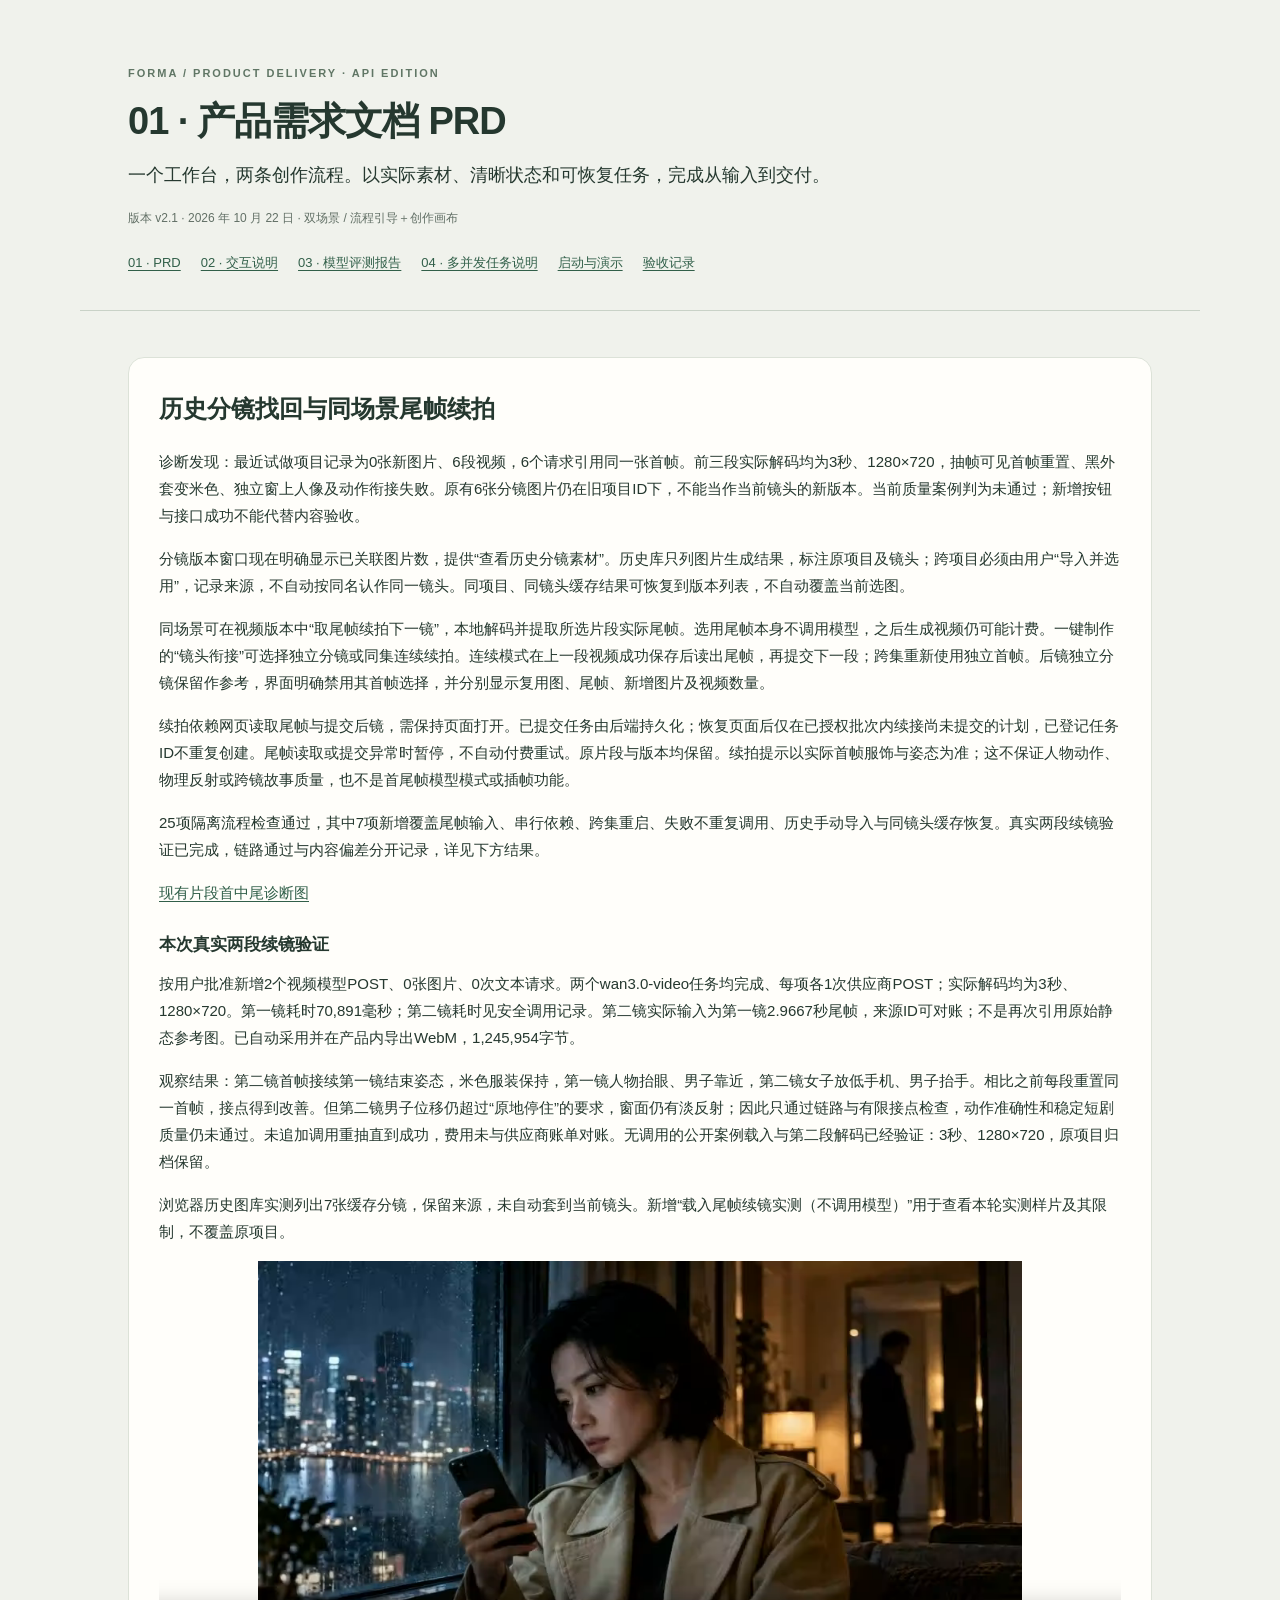
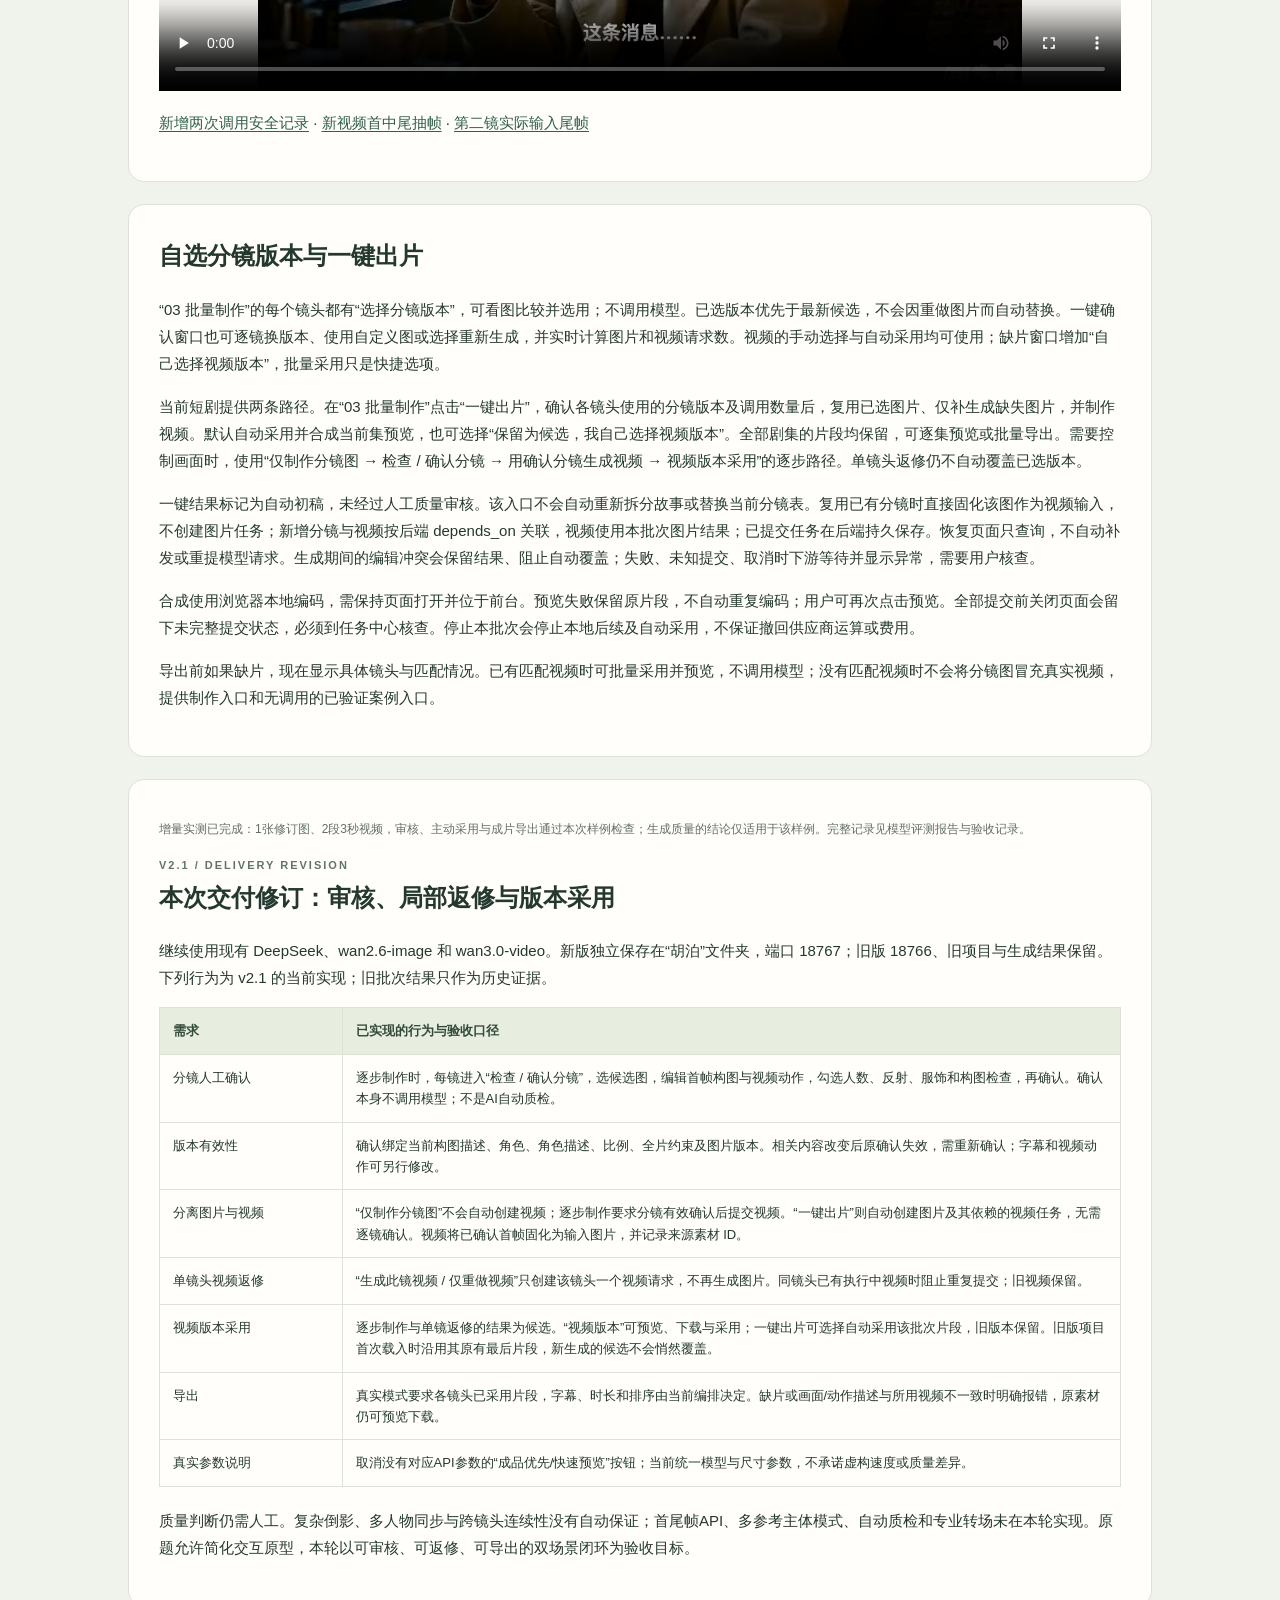
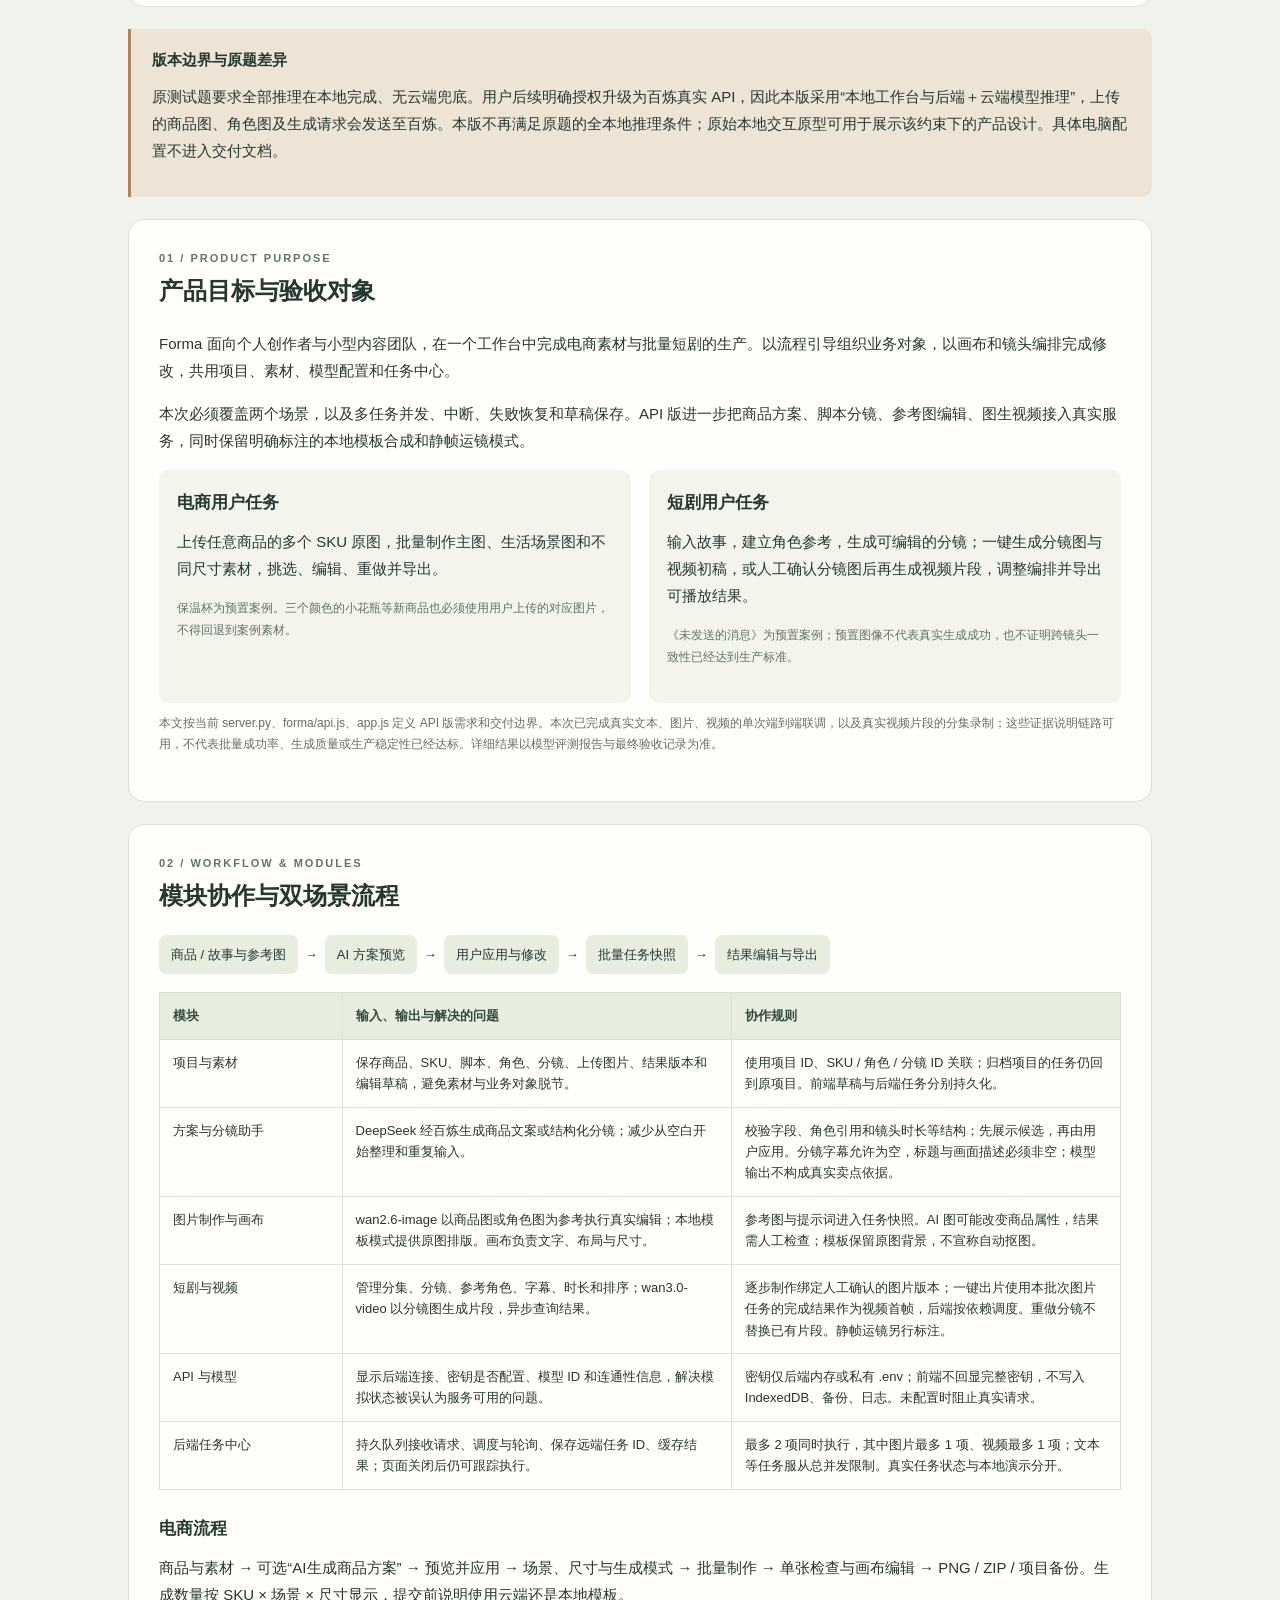
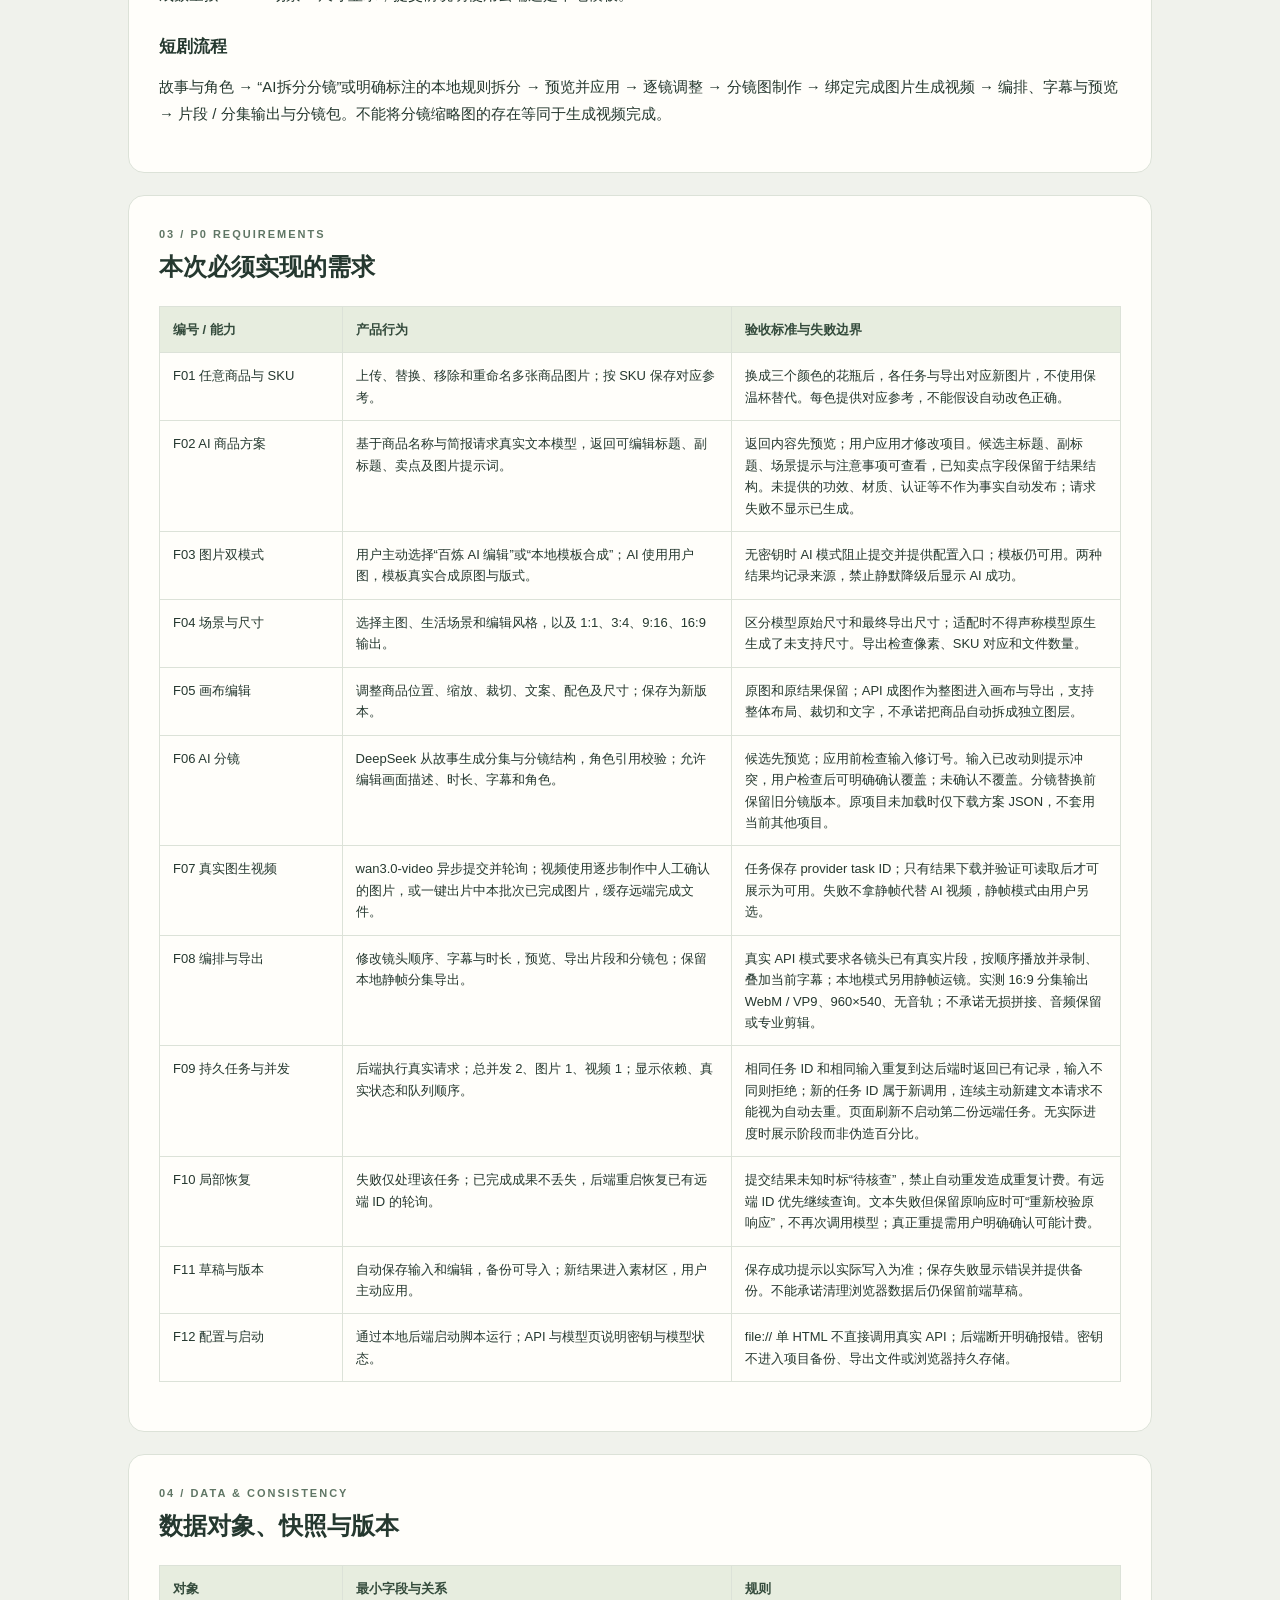
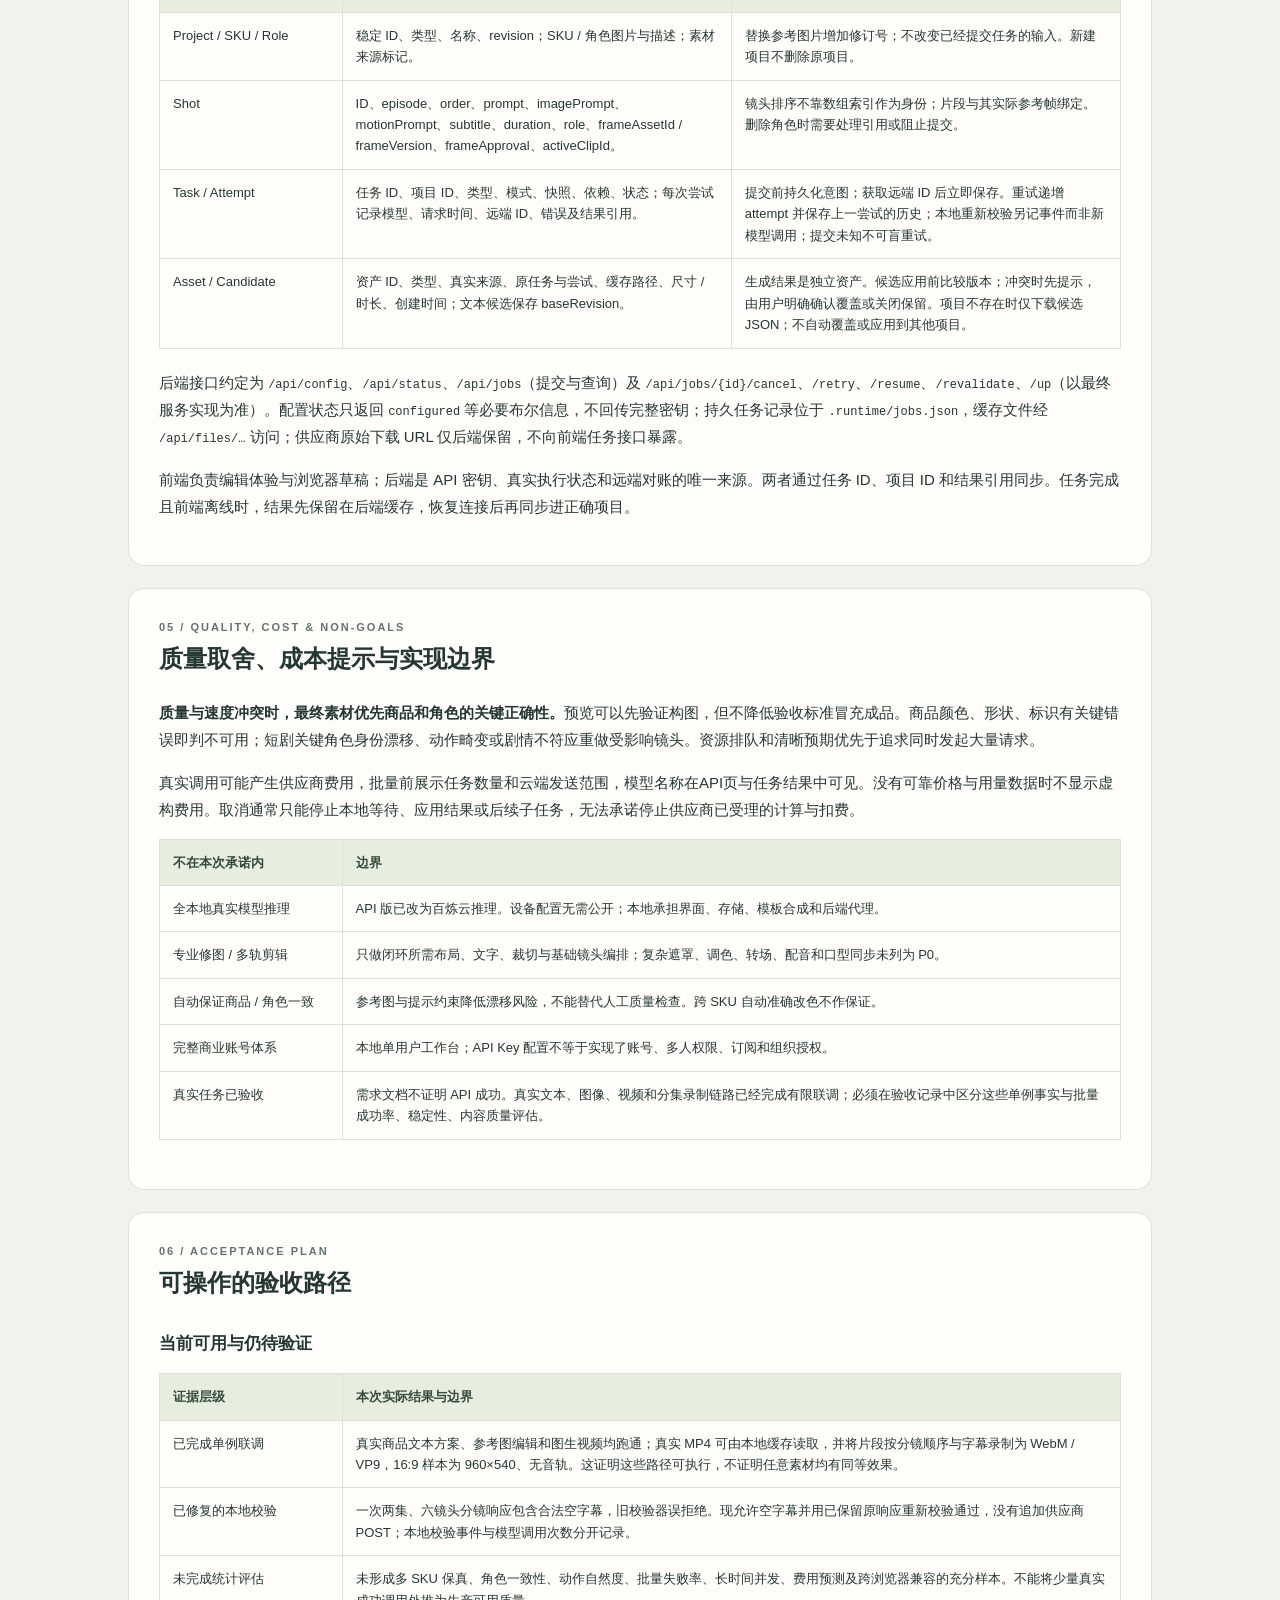
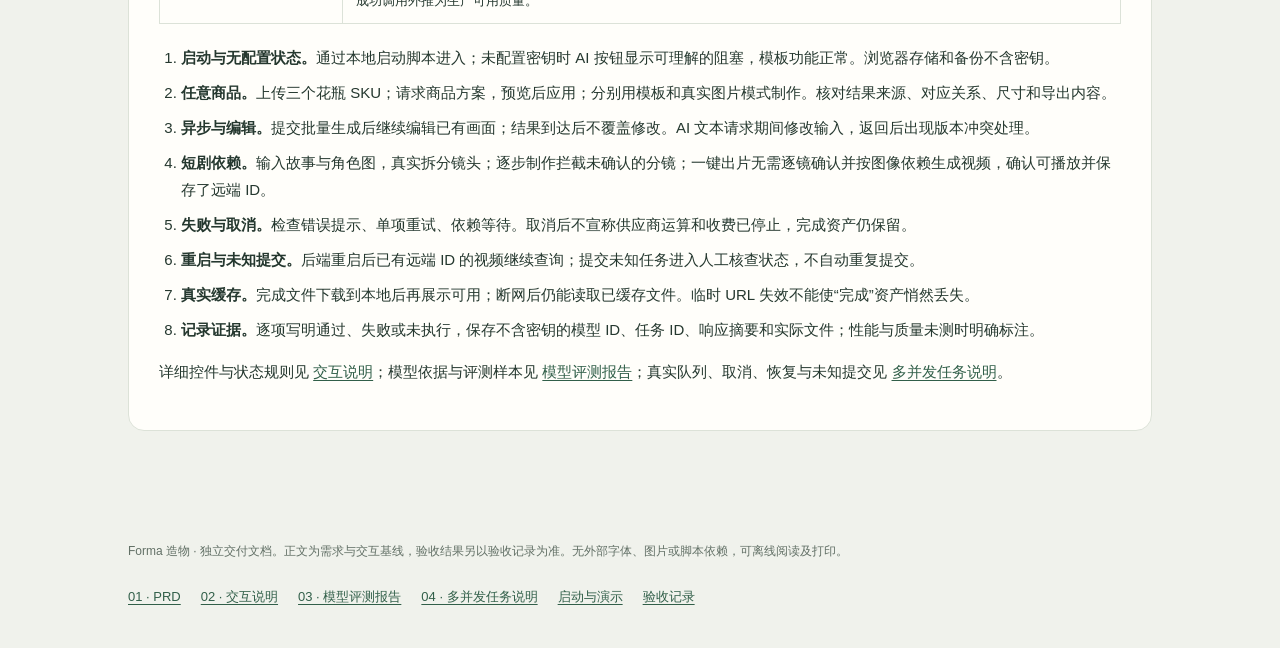
<file: 01_PRD.html>
<!doctype html><html lang="zh-CN"><head><meta charset="utf-8"><meta name="viewport" content="width=device-width,initial-scale=1"><title>01 · 产品需求文档 PRD · Forma</title><style>*{box-sizing:border-box}html{scroll-behavior:smooth}body{margin:0;background:#f0f2ec;color:#25382f;font:15px/1.8 -apple-system,BlinkMacSystemFont,"PingFang SC","Microsoft YaHei",sans-serif}a{color:#315f49;text-underline-offset:3px}header,main,footer{max-width:1120px;margin:auto}header{padding:64px 48px 35px;border-bottom:1px solid #c9d2c7}main{padding:24px 48px 64px}footer{padding:24px 48px 40px;color:#627066;font-size:12px}h1{font-size:38px;line-height:1.25;letter-spacing:-1px;margin:14px 0}h2{font-size:24px;margin:0 0 18px}h3{font-size:17px;margin:24px 0 9px}p{margin:10px 0 16px}.eyebrow{font-size:11px;letter-spacing:2px;color:#607665;font-weight:650}.lead{font-size:18px;max-width:860px}.meta{font-size:12px;color:#627066}.nav{display:flex;flex-wrap:wrap;gap:8px 20px;margin-top:22px;font-size:13px}.notice{padding:17px 21px;background:#e0e8dc;border-left:3px solid #6a8666;border-radius:0 10px 10px 0;margin:22px 0}.warn{background:#eee4d5;border-color:#aa8660}section{background:#fffefa;border:1px solid #dce2d8;border-radius:16px;padding:29px 30px;margin:22px 0;break-inside:auto}table{border-collapse:collapse;width:100%;font-size:13px;line-height:1.65;margin:14px 0 20px;table-layout:fixed}th{text-align:left;background:#e7eddf;color:#344b3c;font-weight:650}th,td{padding:12px 13px;border:1px solid #dce2d8;vertical-align:top;overflow-wrap:anywhere}tr{break-inside:avoid}th:first-child,td:first-child{width:19%}ul,ol{padding-left:22px}li{margin:8px 0}.pill{display:inline-block;border-radius:15px;padding:2px 9px;font-size:11px;background:#e6eddf}.flow{display:flex;flex-wrap:wrap;gap:7px;align-items:center;font-size:13px;margin:18px 0}.flow span{padding:8px 12px;border-radius:7px;background:#e7eddf}.small{font-size:12px;color:#627066}.two{display:grid;grid-template-columns:1fr 1fr;gap:18px}.box{background:#f3f5ed;padding:18px;border-radius:10px}.box h3{margin-top:0}code{font:12px/1.6 ui-monospace,SFMono-Regular,monospace;word-break:break-word}blockquote{margin:15px 0;padding:12px 19px;background:#f4f4ee;border-left:2px solid #aab8a2} @media(max-width:760px){header,main,footer{padding-left:20px;padding-right:20px}section{padding:20px 16px}h1{font-size:30px}.two{grid-template-columns:1fr}table{font-size:12px}th,td{padding:8px}}@page{size:A4;margin:16mm 13mm}@media print{body{background:white;font-size:10pt;color:#15271b}header,main,footer{max-width:none;padding:0}header{padding-bottom:18px}main{padding-top:5px}section{border:0;border-top:1px solid #bbb;border-radius:0;padding:18px 0;margin:15px 0}h1{font-size:27pt}h2{font-size:17pt;break-after:avoid}h3{break-after:avoid}table{font-size:8.3pt}thead{display:table-header-group}a{color:inherit}nav{display:none}.notice{padding:12px 15px}.no-print{display:none}}</style></head><body><header><div class="eyebrow">FORMA / PRODUCT DELIVERY · API EDITION</div><h1>01 · 产品需求文档 PRD</h1><p class="lead">一个工作台，两条创作流程。以实际素材、清晰状态和可恢复任务，完成从输入到交付。</p><div class="meta">版本 v2.1 · 2026 年 10 月 22 日 · 双场景 / 流程引导＋创作画布</div><nav class="nav"><a href="01_PRD.html">01 · PRD</a><a href="02_交互说明.html">02 · 交互说明</a><a href="03_模型评测报告.html">03 · 模型评测报告</a><a href="04_多并发任务说明.html">04 · 多并发任务说明</a><a href="交付与演示说明.html">启动与演示</a><a href="验收记录.html">验收记录</a></nav></header><main><section id="history-continuity-update"><h2>历史分镜找回与同场景尾帧续拍</h2>
<p>诊断发现：最近试做项目记录为0张新图片、6段视频，6个请求引用同一张首帧。前三段实际解码均为3秒、1280×720，抽帧可见首帧重置、黑外套变米色、独立窗上人像及动作衔接失败。原有6张分镜图片仍在旧项目ID下，不能当作当前镜头的新版本。当前质量案例判为未通过；新增按钮与接口成功不能代替内容验收。</p>
<p>分镜版本窗口现在明确显示已关联图片数，提供“查看历史分镜素材”。历史库只列图片生成结果，标注原项目及镜头；跨项目必须由用户“导入并选用”，记录来源，不自动按同名认作同一镜头。同项目、同镜头缓存结果可恢复到版本列表，不自动覆盖当前选图。</p>
<p>同场景可在视频版本中“取尾帧续拍下一镜”，本地解码并提取所选片段实际尾帧。选用尾帧本身不调用模型，之后生成视频仍可能计费。一键制作的“镜头衔接”可选择独立分镜或同集连续续拍。连续模式在上一段视频成功保存后读出尾帧，再提交下一段；跨集重新使用独立首帧。后镜独立分镜保留作参考，界面明确禁用其首帧选择，并分别显示复用图、尾帧、新增图片及视频数量。</p>
<p>续拍依赖网页读取尾帧与提交后镜，需保持页面打开。已提交任务由后端持久化；恢复页面后仅在已授权批次内续接尚未提交的计划，已登记任务ID不重复创建。尾帧读取或提交异常时暂停，不自动付费重试。原片段与版本均保留。续拍提示以实际首帧服饰与姿态为准；这不保证人物动作、物理反射或跨镜故事质量，也不是首尾帧模型模式或插帧功能。</p>
<p>25项隔离流程检查通过，其中7项新增覆盖尾帧输入、串行依赖、跨集重启、失败不重复调用、历史手动导入与同镜头缓存恢复。真实两段续镜验证已完成，链路通过与内容偏差分开记录，详见下方结果。</p>
<a href="实测样例/现有视频_首中尾诊断.png">现有片段首中尾诊断图</a><div id="continuity-live-results"><h3>本次真实两段续镜验证</h3><p>按用户批准新增2个视频模型POST、0张图片、0次文本请求。两个wan3.0-video任务均完成、每项各1次供应商POST；实际解码均为3秒、1280×720。第一镜耗时70,891毫秒；第二镜耗时见安全调用记录。第二镜实际输入为第一镜2.9667秒尾帧，来源ID可对账；不是再次引用原始静态参考图。已自动采用并在产品内导出WebM，1,245,954字节。</p><p>观察结果：第二镜首帧接续第一镜结束姿态，米色服装保持，第一镜人物抬眼、男子靠近，第二镜女子放低手机、男子抬手。相比之前每段重置同一首帧，接点得到改善。但第二镜男子位移仍超过“原地停住”的要求，窗面仍有淡反射；因此只通过链路与有限接点检查，动作准确性和稳定短剧质量仍未通过。未追加调用重抽直到成功，费用未与供应商账单对账。无调用的公开案例载入与第二段解码已经验证：3秒、1280×720，原项目归档保留。</p><p>浏览器历史图库实测列出7张缓存分镜，保留来源，未自动套到当前镜头。新增“载入尾帧续镜实测（不调用模型）”用于查看本轮实测样片及其限制，不覆盖原项目。</p><video controls preload="metadata" src="实测样例/续镜实测_两镜头成片.webm" style="width:100%;max-height:430px"></video><p><a href="实测样例/续镜实测_调用记录.json">新增两次调用安全记录</a> · <a href="实测样例/续镜实测_首中尾诊断.png">新视频首中尾抽帧</a> · <a href="实测样例/续镜实测_第二镜实际输入尾帧.jpg">第二镜实际输入尾帧</a></p></div></section><section id="oneclick-update"><h2>自选分镜版本与一键出片</h2><p>“03 批量制作”的每个镜头都有“选择分镜版本”，可看图比较并选用；不调用模型。已选版本优先于最新候选，不会因重做图片而自动替换。一键确认窗口也可逐镜换版本、使用自定义图或选择重新生成，并实时计算图片和视频请求数。视频的手动选择与自动采用均可使用；缺片窗口增加“自己选择视频版本”，批量采用只是快捷选项。</p><p>当前短剧提供两条路径。在“03 批量制作”点击“一键出片”，确认各镜头使用的分镜版本及调用数量后，复用已选图片、仅补生成缺失图片，并制作视频。默认自动采用并合成当前集预览，也可选择“保留为候选，我自己选择视频版本”。全部剧集的片段均保留，可逐集预览或批量导出。需要控制画面时，使用“仅制作分镜图 → 检查 / 确认分镜 → 用确认分镜生成视频 → 视频版本采用”的逐步路径。单镜头返修仍不自动覆盖已选版本。</p><p>一键结果标记为自动初稿，未经过人工质量审核。该入口不会自动重新拆分故事或替换当前分镜表。复用已有分镜时直接固化该图作为视频输入，不创建图片任务；新增分镜与视频按后端 depends_on 关联，视频使用本批次图片结果；已提交任务在后端持久保存。恢复页面只查询，不自动补发或重提模型请求。生成期间的编辑冲突会保留结果、阻止自动覆盖；失败、未知提交、取消时下游等待并显示异常，需要用户核查。</p><p>合成使用浏览器本地编码，需保持页面打开并位于前台。预览失败保留原片段，不自动重复编码；用户可再次点击预览。全部提交前关闭页面会留下未完整提交状态，必须到任务中心核查。停止本批次会停止本地后续及自动采用，不保证撤回供应商运算或费用。</p><p>导出前如果缺片，现在显示具体镜头与匹配情况。已有匹配视频时可批量采用并预览，不调用模型；没有匹配视频时不会将分镜图冒充真实视频，提供制作入口和无调用的已验证案例入口。</p></section><section id="v21"><p class="small">增量实测已完成：1张修订图、2段3秒视频，审核、主动采用与成片导出通过本次样例检查；生成质量的结论仅适用于该样例。完整记录见模型评测报告与验收记录。</p><div class="eyebrow">V2.1 / DELIVERY REVISION</div><h2>本次交付修订：审核、局部返修与版本采用</h2><p>继续使用现有 DeepSeek、wan2.6-image 和 wan3.0-video。新版独立保存在“胡泊”文件夹，端口 18767；旧版 18766、旧项目与生成结果保留。下列行为为 v2.1 的当前实现；旧批次结果只作为历史证据。</p><table><tr><th>需求</th><th>已实现的行为与验收口径</th></tr><tr><td>分镜人工确认</td><td>逐步制作时，每镜进入“检查 / 确认分镜”，选候选图，编辑首帧构图与视频动作，勾选人数、反射、服饰和构图检查，再确认。确认本身不调用模型；不是AI自动质检。</td></tr><tr><td>版本有效性</td><td>确认绑定当前构图描述、角色、角色描述、比例、全片约束及图片版本。相关内容改变后原确认失效，需重新确认；字幕和视频动作可另行修改。</td></tr><tr><td>分离图片与视频</td><td>“仅制作分镜图”不会自动创建视频；逐步制作要求分镜有效确认后提交视频。“一键出片”则自动创建图片及其依赖的视频任务，无需逐镜确认。视频将已确认首帧固化为输入图片，并记录来源素材 ID。</td></tr><tr><td>单镜头视频返修</td><td>“生成此镜视频 / 仅重做视频”只创建该镜头一个视频请求，不再生成图片。同镜头已有执行中视频时阻止重复提交；旧视频保留。</td></tr><tr><td>视频版本采用</td><td>逐步制作与单镜返修的结果为候选。“视频版本”可预览、下载与采用；一键出片可选择自动采用该批次片段，旧版本保留。旧版项目首次载入时沿用其原有最后片段，新生成的候选不会悄然覆盖。</td></tr><tr><td>导出</td><td>真实模式要求各镜头已采用片段，字幕、时长和排序由当前编排决定。缺片或画面/动作描述与所用视频不一致时明确报错，原素材仍可预览下载。</td></tr><tr><td>真实参数说明</td><td>取消没有对应API参数的“成品优先/快速预览”按钮；当前统一模型与尺寸参数，不承诺虚构速度或质量差异。</td></tr></table><p>质量判断仍需人工。复杂倒影、多人物同步与跨镜头连续性没有自动保证；首尾帧API、多参考主体模式、自动质检和专业转场未在本轮实现。原题允许简化交互原型，本轮以可审核、可返修、可导出的双场景闭环为验收目标。</p></section>
<div class="notice warn"><strong>版本边界与原题差异</strong><p>原测试题要求全部推理在本地完成、无云端兜底。用户后续明确授权升级为百炼真实 API，因此本版采用“本地工作台与后端＋云端模型推理”，上传的商品图、角色图及生成请求会发送至百炼。本版不再满足原题的全本地推理条件；原始本地交互原型可用于展示该约束下的产品设计。具体电脑配置不进入交付文档。</p></div>
<section id="scope"><div class="eyebrow">01 / PRODUCT PURPOSE</div><h2>产品目标与验收对象</h2><p>Forma 面向个人创作者与小型内容团队，在一个工作台中完成电商素材与批量短剧的生产。以流程引导组织业务对象，以画布和镜头编排完成修改，共用项目、素材、模型配置和任务中心。</p><p>本次必须覆盖两个场景，以及多任务并发、中断、失败恢复和草稿保存。API 版进一步把商品方案、脚本分镜、参考图编辑、图生视频接入真实服务，同时保留明确标注的本地模板合成和静帧运镜模式。</p><div class="two"><div class="box"><h3>电商用户任务</h3><p>上传任意商品的多个 SKU 原图，批量制作主图、生活场景图和不同尺寸素材，挑选、编辑、重做并导出。</p><p class="small">保温杯为预置案例。三个颜色的小花瓶等新商品也必须使用用户上传的对应图片，不得回退到案例素材。</p></div><div class="box"><h3>短剧用户任务</h3><p>输入故事，建立角色参考，生成可编辑的分镜；一键生成分镜图与视频初稿，或人工确认分镜图后再生成视频片段，调整编排并导出可播放结果。</p><p class="small">《未发送的消息》为预置案例；预置图像不代表真实生成成功，也不证明跨镜头一致性已经达到生产标准。</p></div></div><p class="small">本文按当前 server.py、forma/api.js、app.js 定义 API 版需求和交付边界。本次已完成真实文本、图片、视频的单次端到端联调，以及真实视频片段的分集录制；这些证据说明链路可用，不代表批量成功率、生成质量或生产稳定性已经达标。详细结果以模型评测报告与最终验收记录为准。</p></section>
<section id="architecture"><div class="eyebrow">02 / WORKFLOW & MODULES</div><h2>模块协作与双场景流程</h2><div class="flow"><span>商品 / 故事与参考图</span>→<span>AI 方案预览</span>→<span>用户应用与修改</span>→<span>批量任务快照</span>→<span>结果编辑与导出</span></div><table><thead><tr><th>模块</th><th>输入、输出与解决的问题</th><th>协作规则</th></tr></thead><tbody><tr><td>项目与素材</td><td>保存商品、SKU、脚本、角色、分镜、上传图片、结果版本和编辑草稿，避免素材与业务对象脱节。</td><td>使用项目 ID、SKU / 角色 / 分镜 ID 关联；归档项目的任务仍回到原项目。前端草稿与后端任务分别持久化。</td></tr><tr><td>方案与分镜助手</td><td>DeepSeek 经百炼生成商品文案或结构化分镜；减少从空白开始整理和重复输入。</td><td>校验字段、角色引用和镜头时长等结构；先展示候选，再由用户应用。分镜字幕允许为空，标题与画面描述必须非空；模型输出不构成真实卖点依据。</td></tr><tr><td>图片制作与画布</td><td>wan2.6-image 以商品图或角色图为参考执行真实编辑；本地模板模式提供原图排版。画布负责文字、布局与尺寸。</td><td>参考图与提示词进入任务快照。AI 图可能改变商品属性，结果需人工检查；模板保留原图背景，不宣称自动抠图。</td></tr><tr><td>短剧与视频</td><td>管理分集、分镜、参考角色、字幕、时长和排序；wan3.0-video 以分镜图生成片段，异步查询结果。</td><td>逐步制作绑定人工确认的图片版本；一键出片使用本批次图片任务的完成结果作为视频首帧，后端按依赖调度。重做分镜不替换已有片段。静帧运镜另行标注。</td></tr><tr><td>API 与模型</td><td>显示后端连接、密钥是否配置、模型 ID 和连通性信息，解决模拟状态被误认为服务可用的问题。</td><td>密钥仅后端内存或私有 .env；前端不回显完整密钥，不写入 IndexedDB、备份、日志。未配置时阻止真实请求。</td></tr><tr><td>后端任务中心</td><td>持久队列接收请求、调度与轮询、保存远端任务 ID、缓存结果；页面关闭后仍可跟踪执行。</td><td>最多 2 项同时执行，其中图片最多 1 项、视频最多 1 项；文本等任务服从总并发限制。真实任务状态与本地演示分开。</td></tr></tbody></table><h3>电商流程</h3><p>商品与素材 → 可选“AI生成商品方案” → 预览并应用 → 场景、尺寸与生成模式 → 批量制作 → 单张检查与画布编辑 → PNG / ZIP / 项目备份。生成数量按 SKU × 场景 × 尺寸显示，提交前说明使用云端还是本地模板。</p><h3>短剧流程</h3><p>故事与角色 → “AI拆分分镜”或明确标注的本地规则拆分 → 预览并应用 → 逐镜调整 → 分镜图制作 → 绑定完成图片生成视频 → 编排、字幕与预览 → 片段 / 分集输出与分镜包。不能将分镜缩略图的存在等同于生成视频完成。</p></section>
<section id="requirements"><div class="eyebrow">03 / P0 REQUIREMENTS</div><h2>本次必须实现的需求</h2><table><thead><tr><th>编号 / 能力</th><th>产品行为</th><th>验收标准与失败边界</th></tr></thead><tbody><tr><td>F01 任意商品与 SKU</td><td>上传、替换、移除和重命名多张商品图片；按 SKU 保存对应参考。</td><td>换成三个颜色的花瓶后，各任务与导出对应新图片，不使用保温杯替代。每色提供对应参考，不能假设自动改色正确。</td></tr><tr><td>F02 AI 商品方案</td><td>基于商品名称与简报请求真实文本模型，返回可编辑标题、副标题、卖点及图片提示词。</td><td>返回内容先预览；用户应用才修改项目。候选主标题、副标题、场景提示与注意事项可查看，已知卖点字段保留于结果结构。未提供的功效、材质、认证等不作为事实自动发布；请求失败不显示已生成。</td></tr><tr><td>F03 图片双模式</td><td>用户主动选择“百炼 AI 编辑”或“本地模板合成”；AI 使用用户图，模板真实合成原图与版式。</td><td>无密钥时 AI 模式阻止提交并提供配置入口；模板仍可用。两种结果均记录来源，禁止静默降级后显示 AI 成功。</td></tr><tr><td>F04 场景与尺寸</td><td>选择主图、生活场景和编辑风格，以及 1:1、3:4、9:16、16:9 输出。</td><td>区分模型原始尺寸和最终导出尺寸；适配时不得声称模型原生生成了未支持尺寸。导出检查像素、SKU 对应和文件数量。</td></tr><tr><td>F05 画布编辑</td><td>调整商品位置、缩放、裁切、文案、配色及尺寸；保存为新版本。</td><td>原图和原结果保留；API 成图作为整图进入画布与导出，支持整体布局、裁切和文字，不承诺把商品自动拆成独立图层。</td></tr><tr><td>F06 AI 分镜</td><td>DeepSeek 从故事生成分集与分镜结构，角色引用校验；允许编辑画面描述、时长、字幕和角色。</td><td>候选先预览；应用前检查输入修订号。输入已改动则提示冲突，用户检查后可明确确认覆盖；未确认不覆盖。分镜替换前保留旧分镜版本。原项目未加载时仅下载方案 JSON，不套用当前其他项目。</td></tr><tr><td>F07 真实图生视频</td><td>wan3.0-video 异步提交并轮询；视频使用逐步制作中人工确认的图片，或一键出片中本批次已完成图片，缓存远端完成文件。</td><td>任务保存 provider task ID；只有结果下载并验证可读取后才可展示为可用。失败不拿静帧代替 AI 视频，静帧模式由用户另选。</td></tr><tr><td>F08 编排与导出</td><td>修改镜头顺序、字幕与时长，预览、导出片段和分镜包；保留本地静帧分集导出。</td><td>真实 API 模式要求各镜头已有真实片段，按顺序播放并录制、叠加当前字幕；本地模式另用静帧运镜。实测 16:9 分集输出 WebM / VP9、960×540、无音轨；不承诺无损拼接、音频保留或专业剪辑。</td></tr><tr><td>F09 持久任务与并发</td><td>后端执行真实请求；总并发 2、图片 1、视频 1；显示依赖、真实状态和队列顺序。</td><td>相同任务 ID 和相同输入重复到达后端时返回已有记录，输入不同则拒绝；新的任务 ID 属于新调用，连续主动新建文本请求不能视为自动去重。页面刷新不启动第二份远端任务。无实际进度时展示阶段而非伪造百分比。</td></tr><tr><td>F10 局部恢复</td><td>失败仅处理该任务；已完成成果不丢失，后端重启恢复已有远端 ID 的轮询。</td><td>提交结果未知时标“待核查”，禁止自动重发造成重复计费。有远端 ID 优先继续查询。文本失败但保留原响应时可“重新校验原响应”，不再次调用模型；真正重提需用户明确确认可能计费。</td></tr><tr><td>F11 草稿与版本</td><td>自动保存输入和编辑，备份可导入；新结果进入素材区，用户主动应用。</td><td>保存成功提示以实际写入为准；保存失败显示错误并提供备份。不能承诺清理浏览器数据后仍保留前端草稿。</td></tr><tr><td>F12 配置与启动</td><td>通过本地后端启动脚本运行；API 与模型页说明密钥与模型状态。</td><td>file:// 单 HTML 不直接调用真实 API；后端断开明确报错。密钥不进入项目备份、导出文件或浏览器持久存储。</td></tr></tbody></table></section>
<section id="data"><div class="eyebrow">04 / DATA & CONSISTENCY</div><h2>数据对象、快照与版本</h2><table><thead><tr><th>对象</th><th>最小字段与关系</th><th>规则</th></tr></thead><tbody><tr><td>Project / SKU / Role</td><td>稳定 ID、类型、名称、revision；SKU / 角色图片与描述；素材来源标记。</td><td>替换参考图片增加修订号；不改变已经提交任务的输入。新建项目不删除原项目。</td></tr><tr><td>Shot</td><td>ID、episode、order、prompt、imagePrompt、motionPrompt、subtitle、duration、role、frameAssetId / frameVersion、frameApproval、activeClipId。</td><td>镜头排序不靠数组索引作为身份；片段与其实际参考帧绑定。删除角色时需要处理引用或阻止提交。</td></tr><tr><td>Task / Attempt</td><td>任务 ID、项目 ID、类型、模式、快照、依赖、状态；每次尝试记录模型、请求时间、远端 ID、错误及结果引用。</td><td>提交前持久化意图；获取远端 ID 后立即保存。重试递增 attempt 并保存上一尝试的历史；本地重新校验另记事件而非新模型调用；提交未知不可盲重试。</td></tr><tr><td>Asset / Candidate</td><td>资产 ID、类型、真实来源、原任务与尝试、缓存路径、尺寸 / 时长、创建时间；文本候选保存 baseRevision。</td><td>生成结果是独立资产。候选应用前比较版本；冲突时先提示，由用户明确确认覆盖或关闭保留。项目不存在时仅下载候选 JSON；不自动覆盖或应用到其他项目。</td></tr></tbody></table><p>后端接口约定为 <code>/api/config</code>、<code>/api/status</code>、<code>/api/jobs</code>（提交与查询）及 <code>/api/jobs/{id}/cancel</code>、<code>/retry</code>、<code>/resume</code>、<code>/revalidate</code>、<code>/up</code>（以最终服务实现为准）。配置状态只返回 <code>configured</code> 等必要布尔信息，不回传完整密钥；持久任务记录位于 <code>.runtime/jobs.json</code>，缓存文件经 <code>/api/files/…</code> 访问；供应商原始下载 URL 仅后端保留，不向前端任务接口暴露。</p><p>前端负责编辑体验与浏览器草稿；后端是 API 密钥、真实执行状态和远端对账的唯一来源。两者通过任务 ID、项目 ID 和结果引用同步。任务完成且前端离线时，结果先保留在后端缓存，恢复连接后再同步进正确项目。</p></section>
<section id="policy"><div class="eyebrow">05 / QUALITY, COST & NON-GOALS</div><h2>质量取舍、成本提示与实现边界</h2><p><strong>质量与速度冲突时，最终素材优先商品和角色的关键正确性。</strong>预览可以先验证构图，但不降低验收标准冒充成品。商品颜色、形状、标识有关键错误即判不可用；短剧关键角色身份漂移、动作畸变或剧情不符应重做受影响镜头。资源排队和清晰预期优先于追求同时发起大量请求。</p><p>真实调用可能产生供应商费用，批量前展示任务数量和云端发送范围，模型名称在API页与任务结果中可见。没有可靠价格与用量数据时不显示虚构费用。取消通常只能停止本地等待、应用结果或后续子任务，无法承诺停止供应商已受理的计算与扣费。</p><table><thead><tr><th>不在本次承诺内</th><th>边界</th></tr></thead><tbody><tr><td>全本地真实模型推理</td><td>API 版已改为百炼云推理。设备配置无需公开；本地承担界面、存储、模板合成和后端代理。</td></tr><tr><td>专业修图 / 多轨剪辑</td><td>只做闭环所需布局、文字、裁切与基础镜头编排；复杂遮罩、调色、转场、配音和口型同步未列为 P0。</td></tr><tr><td>自动保证商品 / 角色一致</td><td>参考图与提示约束降低漂移风险，不能替代人工质量检查。跨 SKU 自动准确改色不作保证。</td></tr><tr><td>完整商业账号体系</td><td>本地单用户工作台；API Key 配置不等于实现了账号、多人权限、订阅和组织授权。</td></tr><tr><td>真实任务已验收</td><td>需求文档不证明 API 成功。真实文本、图像、视频和分集录制链路已经完成有限联调；必须在验收记录中区分这些单例事实与批量成功率、稳定性、内容质量评估。</td></tr></tbody></table></section>
<section id="acceptance"><div class="eyebrow">06 / ACCEPTANCE PLAN</div><h2>可操作的验收路径</h2><h3>当前可用与仍待验证</h3><table><thead><tr><th>证据层级</th><th>本次实际结果与边界</th></tr></thead><tbody><tr><td>已完成单例联调</td><td>真实商品文本方案、参考图编辑和图生视频均跑通；真实 MP4 可由本地缓存读取，并将片段按分镜顺序与字幕录制为 WebM / VP9，16:9 样本为 960×540、无音轨。这证明这些路径可执行，不证明任意素材均有同等效果。</td></tr><tr><td>已修复的本地校验</td><td>一次两集、六镜头分镜响应包含合法空字幕，旧校验器误拒绝。现允许空字幕并用已保留原响应重新校验通过，没有追加供应商 POST；本地校验事件与模型调用次数分开记录。</td></tr><tr><td>未完成统计评估</td><td>未形成多 SKU 保真、角色一致性、动作自然度、批量失败率、长时间并发、费用预测及跨浏览器兼容的充分样本。不能将少量真实成功调用外推为生产可用质量。</td></tr></tbody></table><ol><li><strong>启动与无配置状态。</strong>通过本地启动脚本进入；未配置密钥时 AI 按钮显示可理解的阻塞，模板功能正常。浏览器存储和备份不含密钥。</li><li><strong>任意商品。</strong>上传三个花瓶 SKU；请求商品方案，预览后应用；分别用模板和真实图片模式制作。核对结果来源、对应关系、尺寸和导出内容。</li><li><strong>异步与编辑。</strong>提交批量生成后继续编辑已有画面；结果到达后不覆盖修改。AI 文本请求期间修改输入，返回后出现版本冲突处理。</li><li><strong>短剧依赖。</strong>输入故事与角色图，真实拆分镜头；逐步制作拦截未确认的分镜；一键出片无需逐镜确认并按图像依赖生成视频，确认可播放并保存了远端 ID。</li><li><strong>失败与取消。</strong>检查错误提示、单项重试、依赖等待。取消后不宣称供应商运算和收费已停止，完成资产仍保留。</li><li><strong>重启与未知提交。</strong>后端重启后已有远端 ID 的视频继续查询；提交未知任务进入人工核查状态，不自动重复提交。</li><li><strong>真实缓存。</strong>完成文件下载到本地后再展示可用；断网后仍能读取已缓存文件。临时 URL 失效不能使“完成”资产悄然丢失。</li><li><strong>记录证据。</strong>逐项写明通过、失败或未执行，保存不含密钥的模型 ID、任务 ID、响应摘要和实际文件；性能与质量未测时明确标注。</li></ol><p>详细控件与状态规则见 <a href="02_交互说明.html">交互说明</a>；模型依据与评测样本见 <a href="03_模型评测报告.html">模型评测报告</a>；真实队列、取消、恢复与未知提交见 <a href="04_多并发任务说明.html">多并发任务说明</a>。</p></section></main><footer>Forma 造物 · 独立交付文档。正文为需求与交互基线，验收结果另以验收记录为准。无外部字体、图片或脚本依赖，可离线阅读及打印。<nav class="nav"><a href="01_PRD.html">01 · PRD</a><a href="02_交互说明.html">02 · 交互说明</a><a href="03_模型评测报告.html">03 · 模型评测报告</a><a href="04_多并发任务说明.html">04 · 多并发任务说明</a><a href="交付与演示说明.html">启动与演示</a><a href="验收记录.html">验收记录</a></nav></footer></body></html>
</file>
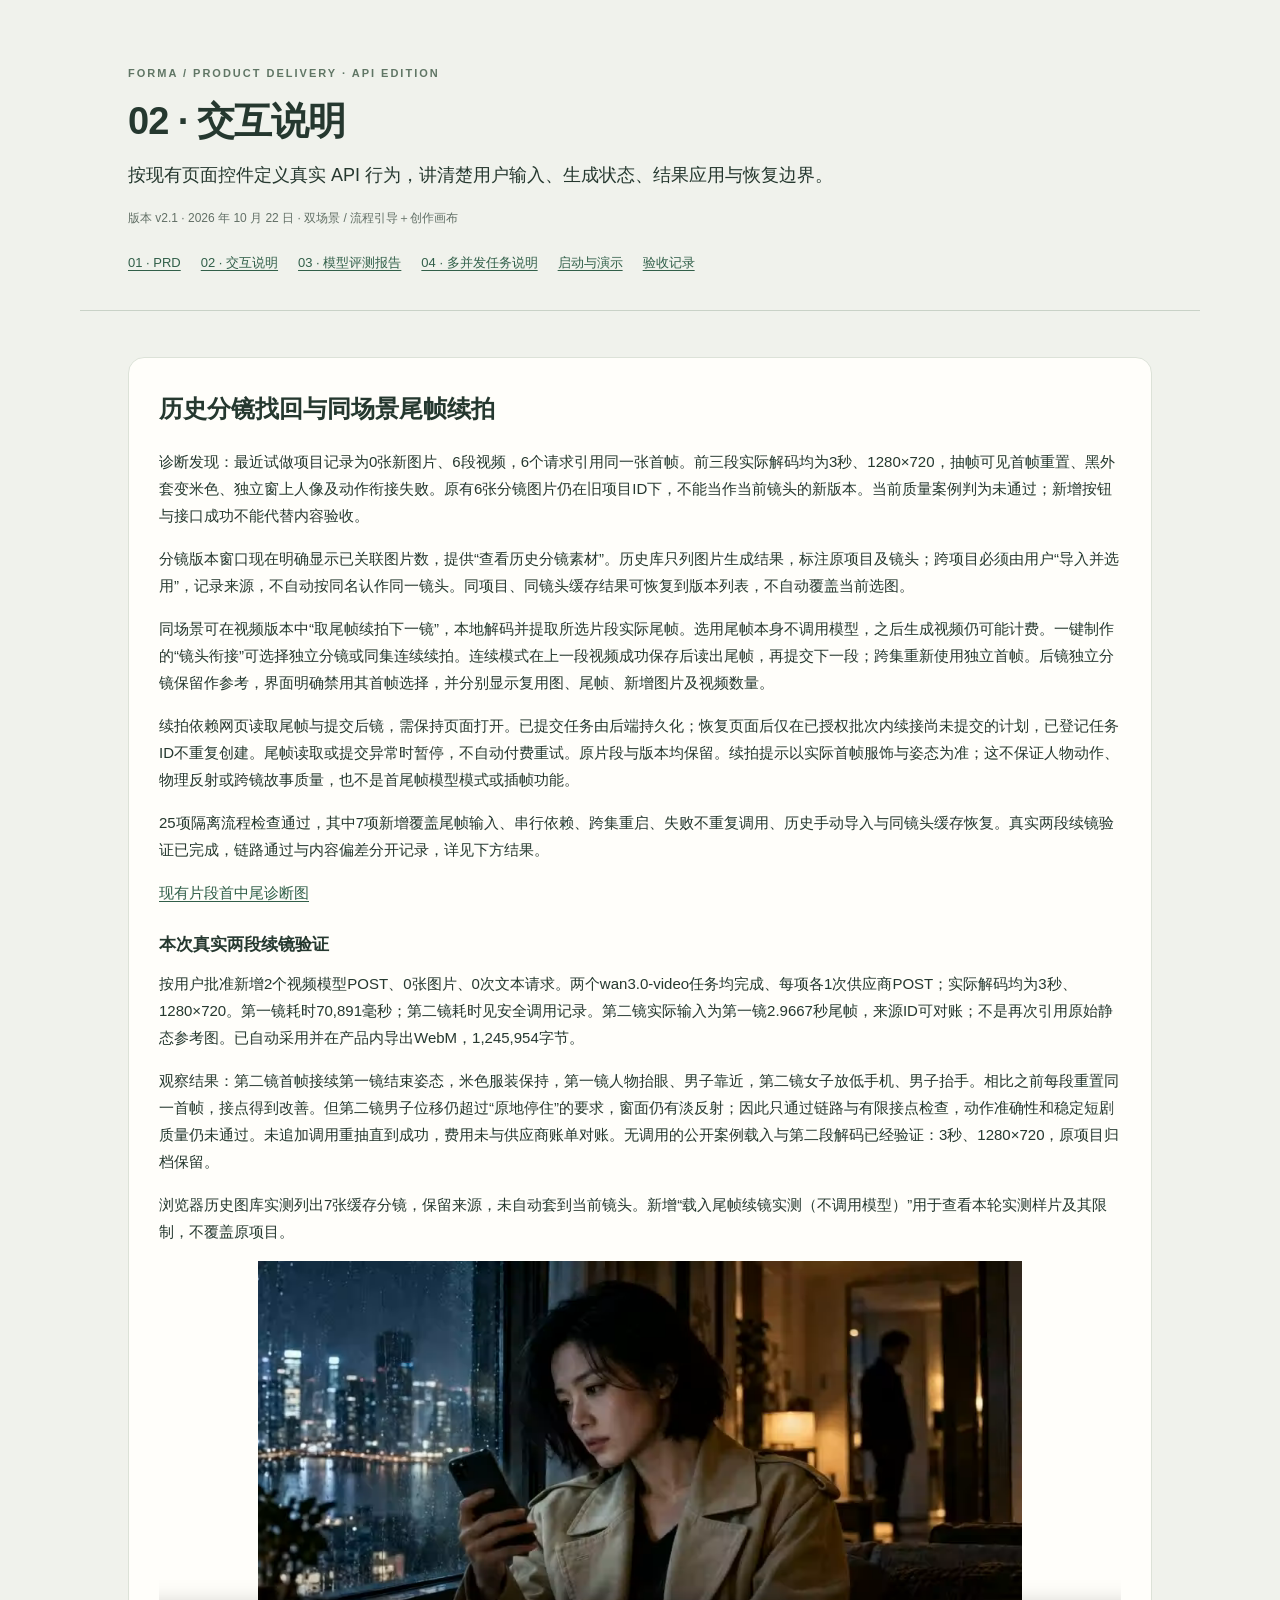
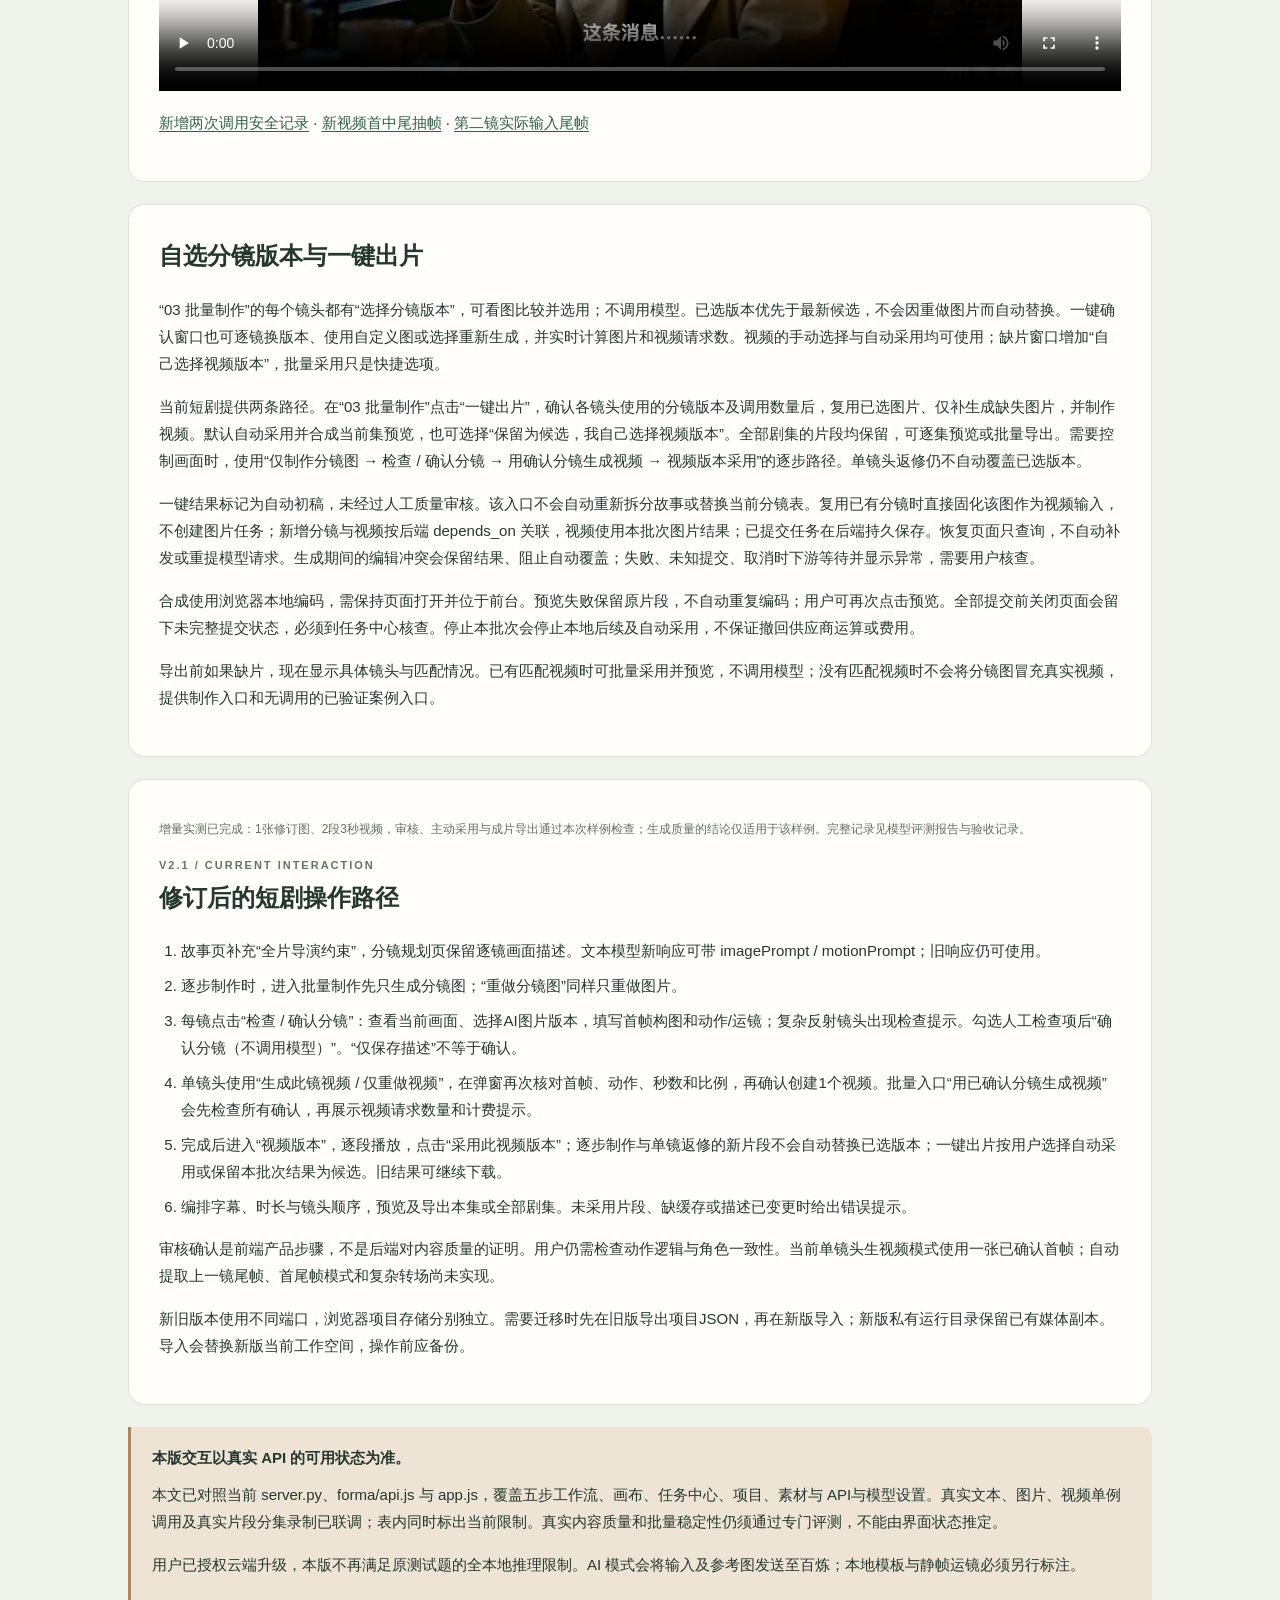
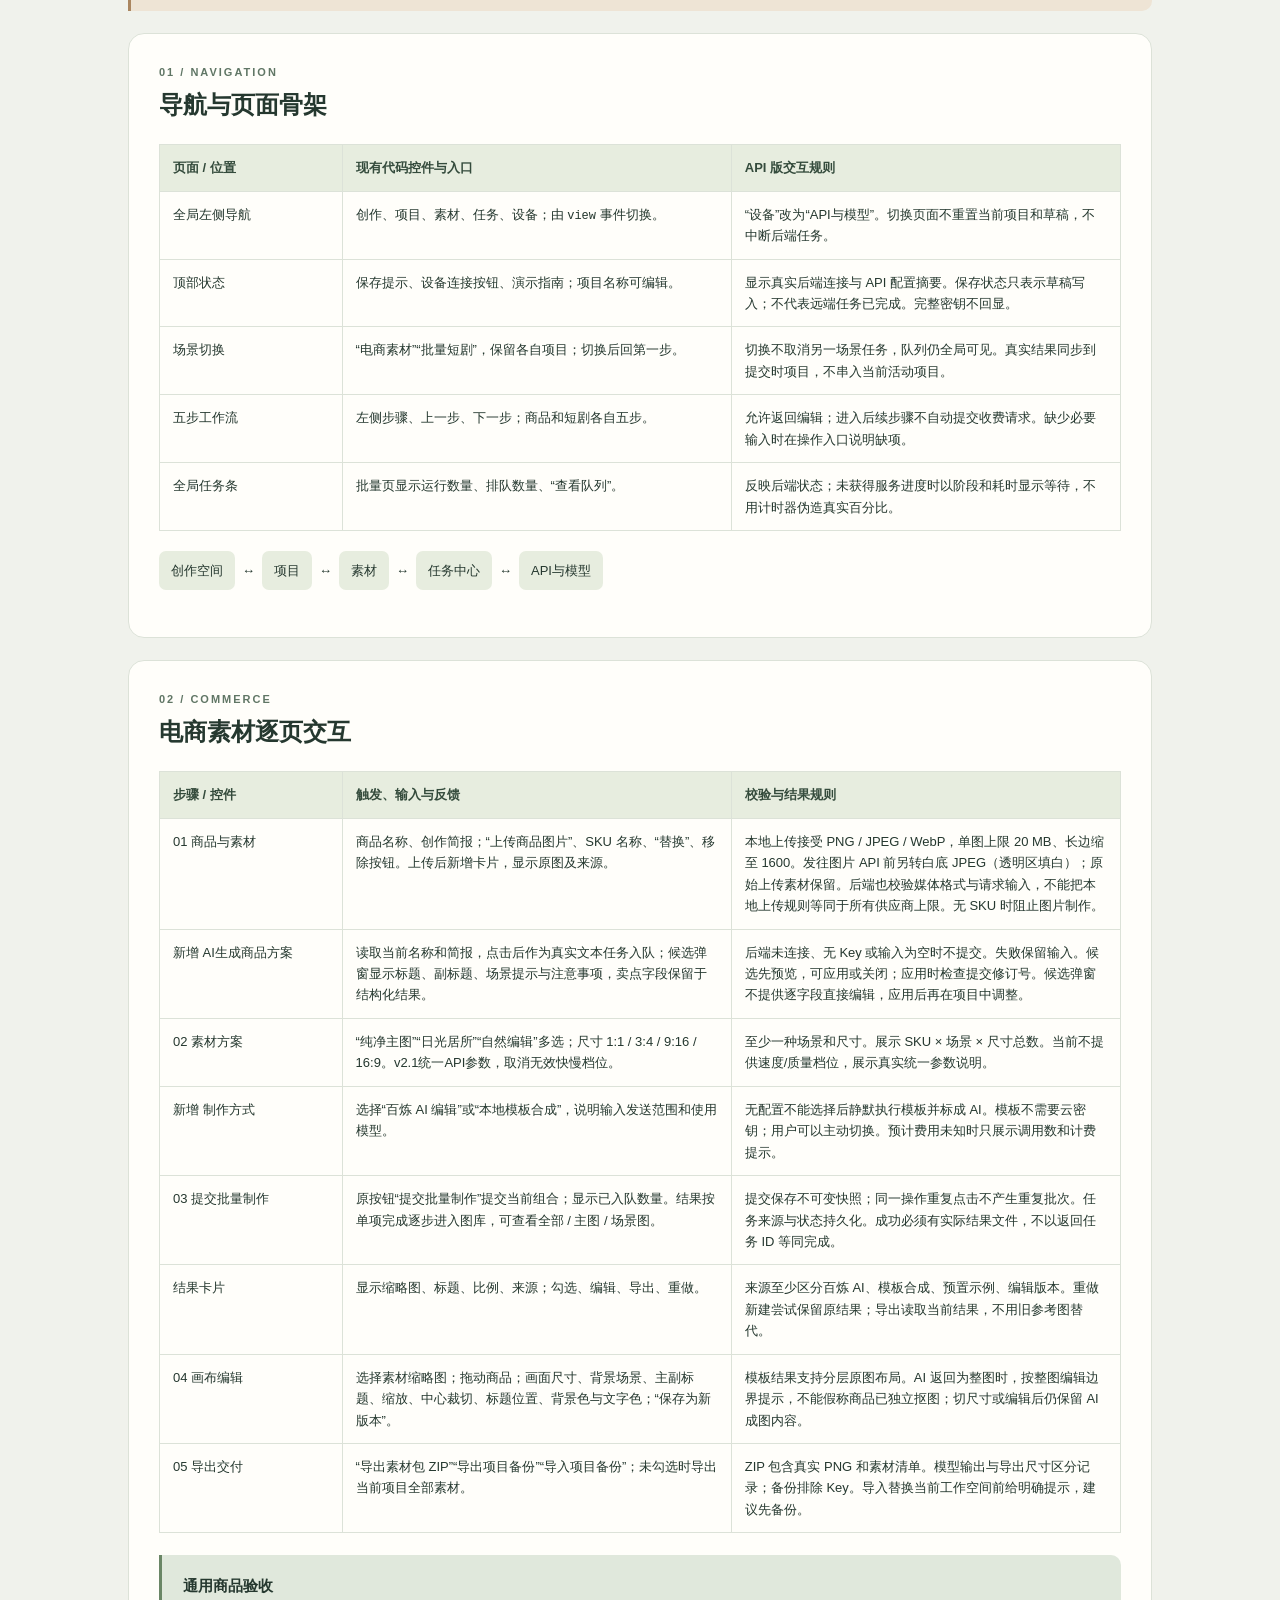
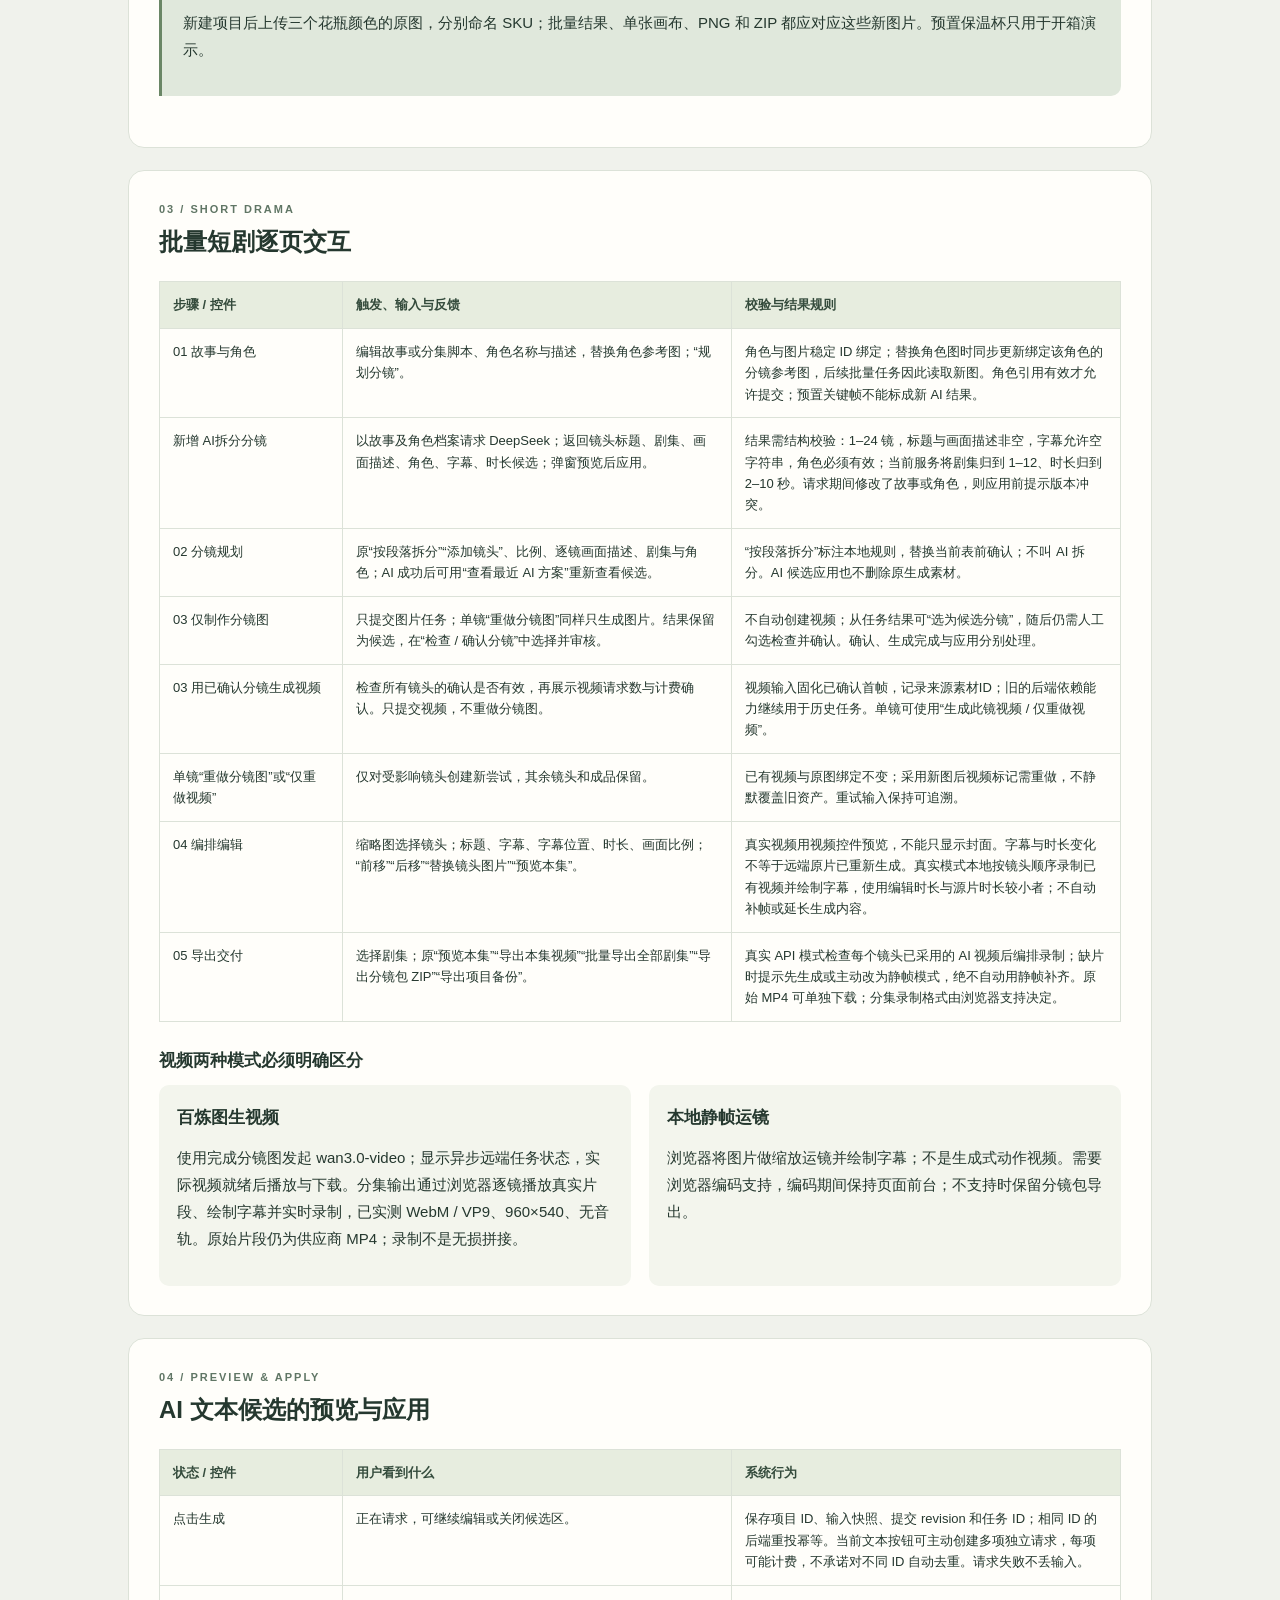
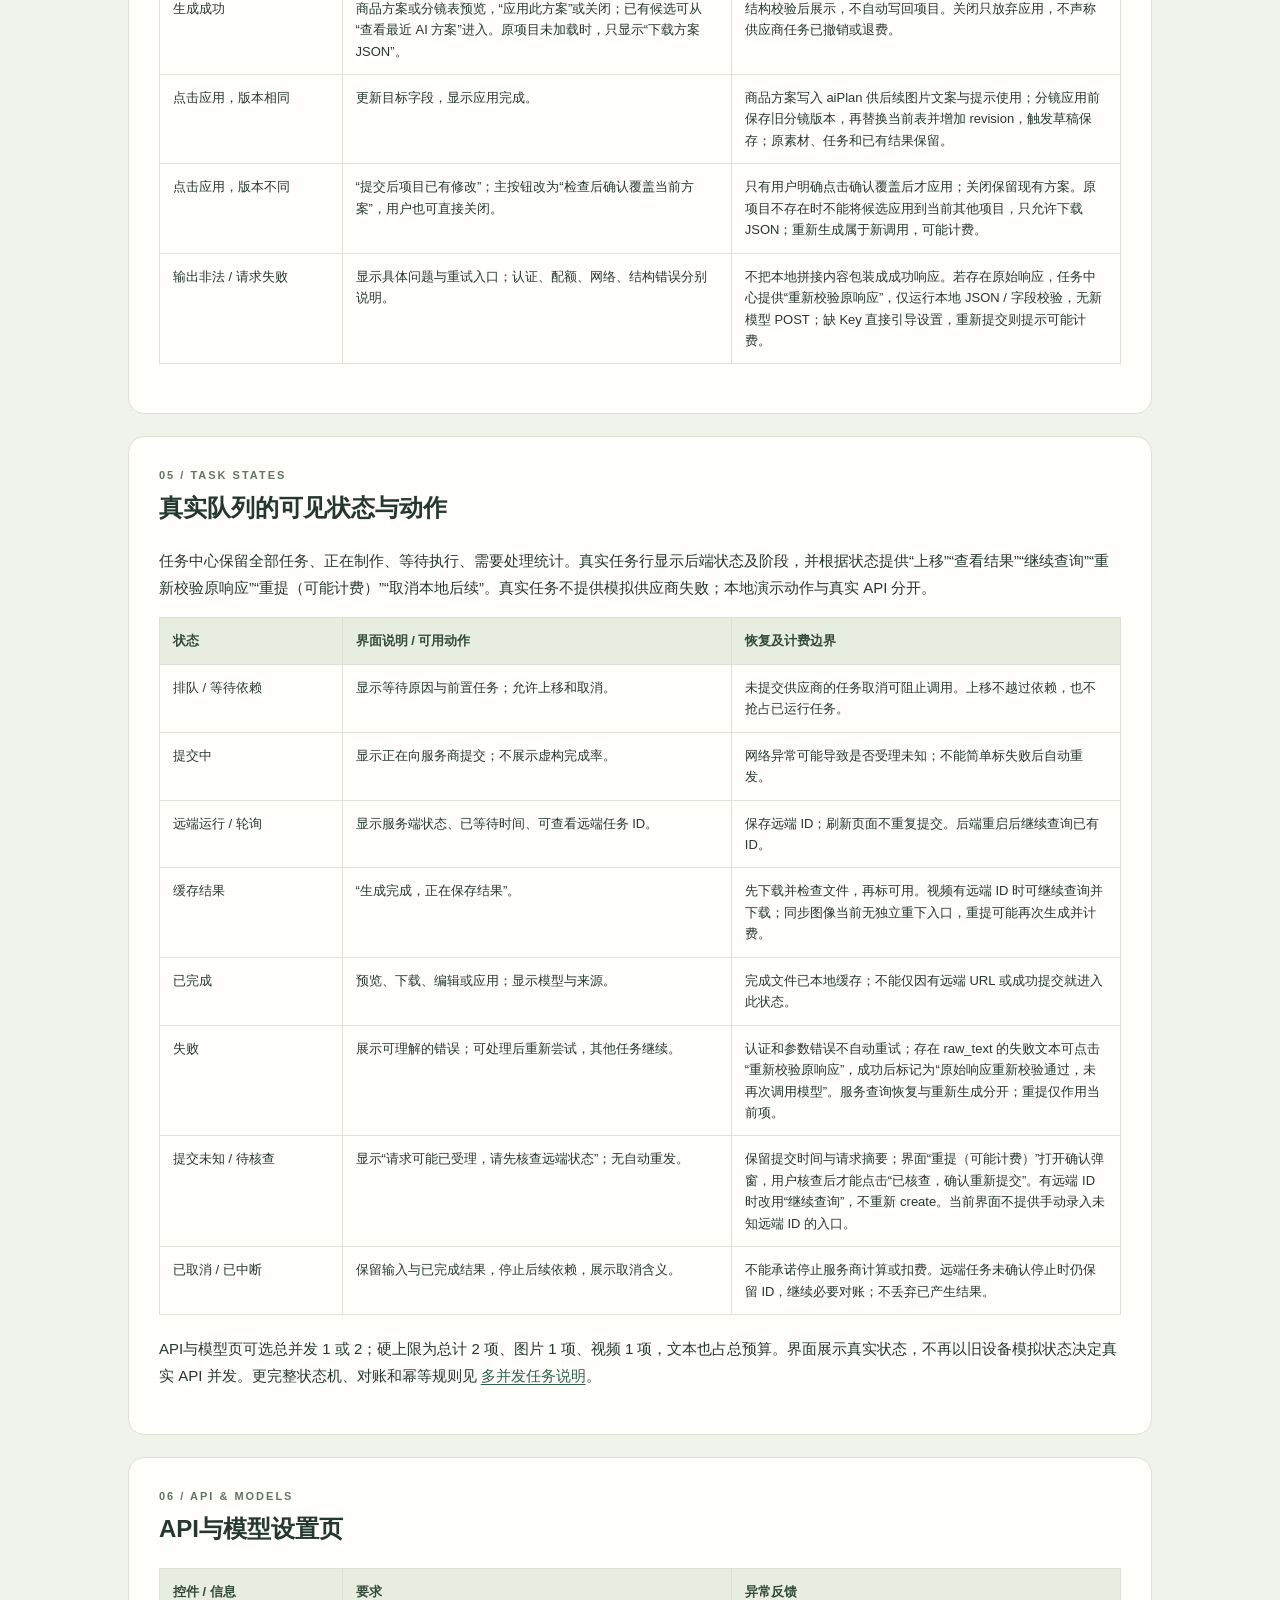
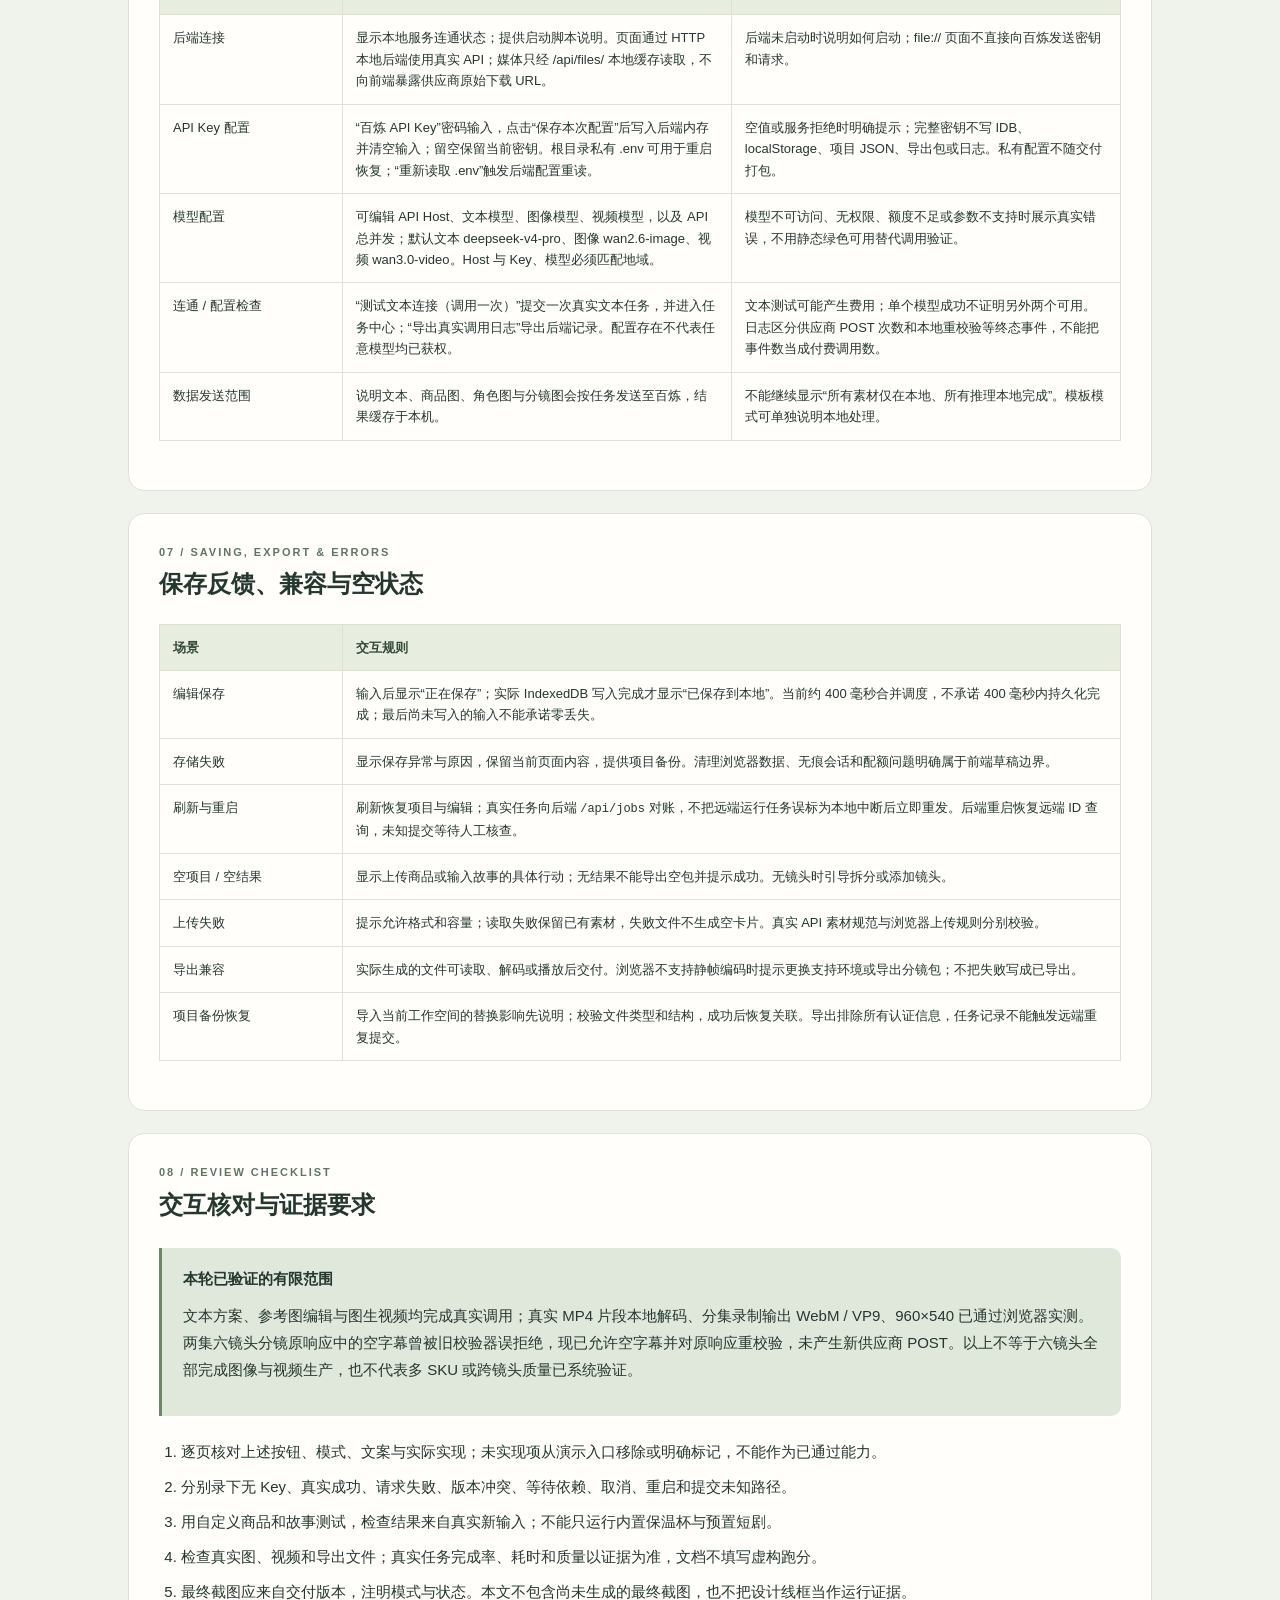
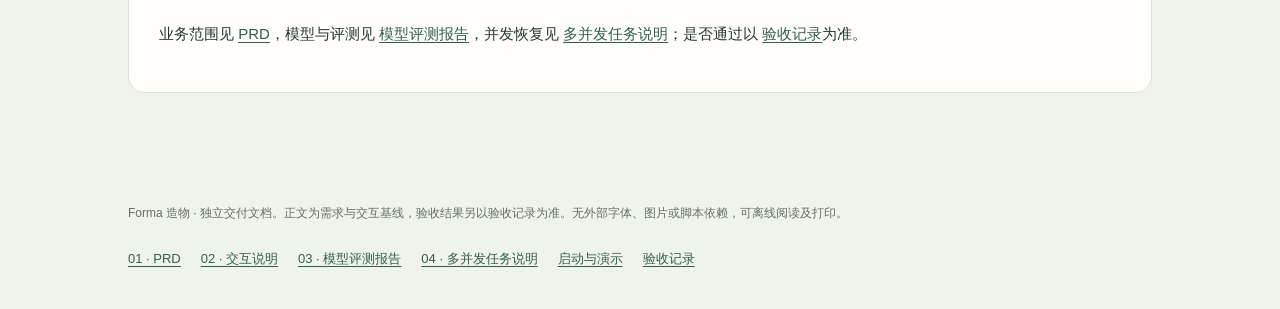
<file: 02_交互说明.html>
<!doctype html><html lang="zh-CN"><head><meta charset="utf-8"><meta name="viewport" content="width=device-width,initial-scale=1"><title>02 · 交互说明 · Forma</title><style>*{box-sizing:border-box}html{scroll-behavior:smooth}body{margin:0;background:#f0f2ec;color:#25382f;font:15px/1.8 -apple-system,BlinkMacSystemFont,"PingFang SC","Microsoft YaHei",sans-serif}a{color:#315f49;text-underline-offset:3px}header,main,footer{max-width:1120px;margin:auto}header{padding:64px 48px 35px;border-bottom:1px solid #c9d2c7}main{padding:24px 48px 64px}footer{padding:24px 48px 40px;color:#627066;font-size:12px}h1{font-size:38px;line-height:1.25;letter-spacing:-1px;margin:14px 0}h2{font-size:24px;margin:0 0 18px}h3{font-size:17px;margin:24px 0 9px}p{margin:10px 0 16px}.eyebrow{font-size:11px;letter-spacing:2px;color:#607665;font-weight:650}.lead{font-size:18px;max-width:860px}.meta{font-size:12px;color:#627066}.nav{display:flex;flex-wrap:wrap;gap:8px 20px;margin-top:22px;font-size:13px}.notice{padding:17px 21px;background:#e0e8dc;border-left:3px solid #6a8666;border-radius:0 10px 10px 0;margin:22px 0}.warn{background:#eee4d5;border-color:#aa8660}section{background:#fffefa;border:1px solid #dce2d8;border-radius:16px;padding:29px 30px;margin:22px 0;break-inside:auto}table{border-collapse:collapse;width:100%;font-size:13px;line-height:1.65;margin:14px 0 20px;table-layout:fixed}th{text-align:left;background:#e7eddf;color:#344b3c;font-weight:650}th,td{padding:12px 13px;border:1px solid #dce2d8;vertical-align:top;overflow-wrap:anywhere}tr{break-inside:avoid}th:first-child,td:first-child{width:19%}ul,ol{padding-left:22px}li{margin:8px 0}.pill{display:inline-block;border-radius:15px;padding:2px 9px;font-size:11px;background:#e6eddf}.flow{display:flex;flex-wrap:wrap;gap:7px;align-items:center;font-size:13px;margin:18px 0}.flow span{padding:8px 12px;border-radius:7px;background:#e7eddf}.small{font-size:12px;color:#627066}.two{display:grid;grid-template-columns:1fr 1fr;gap:18px}.box{background:#f3f5ed;padding:18px;border-radius:10px}.box h3{margin-top:0}code{font:12px/1.6 ui-monospace,SFMono-Regular,monospace;word-break:break-word}blockquote{margin:15px 0;padding:12px 19px;background:#f4f4ee;border-left:2px solid #aab8a2} @media(max-width:760px){header,main,footer{padding-left:20px;padding-right:20px}section{padding:20px 16px}h1{font-size:30px}.two{grid-template-columns:1fr}table{font-size:12px}th,td{padding:8px}}@page{size:A4;margin:16mm 13mm}@media print{body{background:white;font-size:10pt;color:#15271b}header,main,footer{max-width:none;padding:0}header{padding-bottom:18px}main{padding-top:5px}section{border:0;border-top:1px solid #bbb;border-radius:0;padding:18px 0;margin:15px 0}h1{font-size:27pt}h2{font-size:17pt;break-after:avoid}h3{break-after:avoid}table{font-size:8.3pt}thead{display:table-header-group}a{color:inherit}nav{display:none}.notice{padding:12px 15px}.no-print{display:none}}</style></head><body><header><div class="eyebrow">FORMA / PRODUCT DELIVERY · API EDITION</div><h1>02 · 交互说明</h1><p class="lead">按现有页面控件定义真实 API 行为，讲清楚用户输入、生成状态、结果应用与恢复边界。</p><div class="meta">版本 v2.1 · 2026 年 10 月 22 日 · 双场景 / 流程引导＋创作画布</div><nav class="nav"><a href="01_PRD.html">01 · PRD</a><a href="02_交互说明.html">02 · 交互说明</a><a href="03_模型评测报告.html">03 · 模型评测报告</a><a href="04_多并发任务说明.html">04 · 多并发任务说明</a><a href="交付与演示说明.html">启动与演示</a><a href="验收记录.html">验收记录</a></nav></header><main><section id="history-continuity-update"><h2>历史分镜找回与同场景尾帧续拍</h2>
<p>诊断发现：最近试做项目记录为0张新图片、6段视频，6个请求引用同一张首帧。前三段实际解码均为3秒、1280×720，抽帧可见首帧重置、黑外套变米色、独立窗上人像及动作衔接失败。原有6张分镜图片仍在旧项目ID下，不能当作当前镜头的新版本。当前质量案例判为未通过；新增按钮与接口成功不能代替内容验收。</p>
<p>分镜版本窗口现在明确显示已关联图片数，提供“查看历史分镜素材”。历史库只列图片生成结果，标注原项目及镜头；跨项目必须由用户“导入并选用”，记录来源，不自动按同名认作同一镜头。同项目、同镜头缓存结果可恢复到版本列表，不自动覆盖当前选图。</p>
<p>同场景可在视频版本中“取尾帧续拍下一镜”，本地解码并提取所选片段实际尾帧。选用尾帧本身不调用模型，之后生成视频仍可能计费。一键制作的“镜头衔接”可选择独立分镜或同集连续续拍。连续模式在上一段视频成功保存后读出尾帧，再提交下一段；跨集重新使用独立首帧。后镜独立分镜保留作参考，界面明确禁用其首帧选择，并分别显示复用图、尾帧、新增图片及视频数量。</p>
<p>续拍依赖网页读取尾帧与提交后镜，需保持页面打开。已提交任务由后端持久化；恢复页面后仅在已授权批次内续接尚未提交的计划，已登记任务ID不重复创建。尾帧读取或提交异常时暂停，不自动付费重试。原片段与版本均保留。续拍提示以实际首帧服饰与姿态为准；这不保证人物动作、物理反射或跨镜故事质量，也不是首尾帧模型模式或插帧功能。</p>
<p>25项隔离流程检查通过，其中7项新增覆盖尾帧输入、串行依赖、跨集重启、失败不重复调用、历史手动导入与同镜头缓存恢复。真实两段续镜验证已完成，链路通过与内容偏差分开记录，详见下方结果。</p>
<a href="实测样例/现有视频_首中尾诊断.png">现有片段首中尾诊断图</a><div id="continuity-live-results"><h3>本次真实两段续镜验证</h3><p>按用户批准新增2个视频模型POST、0张图片、0次文本请求。两个wan3.0-video任务均完成、每项各1次供应商POST；实际解码均为3秒、1280×720。第一镜耗时70,891毫秒；第二镜耗时见安全调用记录。第二镜实际输入为第一镜2.9667秒尾帧，来源ID可对账；不是再次引用原始静态参考图。已自动采用并在产品内导出WebM，1,245,954字节。</p><p>观察结果：第二镜首帧接续第一镜结束姿态，米色服装保持，第一镜人物抬眼、男子靠近，第二镜女子放低手机、男子抬手。相比之前每段重置同一首帧，接点得到改善。但第二镜男子位移仍超过“原地停住”的要求，窗面仍有淡反射；因此只通过链路与有限接点检查，动作准确性和稳定短剧质量仍未通过。未追加调用重抽直到成功，费用未与供应商账单对账。无调用的公开案例载入与第二段解码已经验证：3秒、1280×720，原项目归档保留。</p><p>浏览器历史图库实测列出7张缓存分镜，保留来源，未自动套到当前镜头。新增“载入尾帧续镜实测（不调用模型）”用于查看本轮实测样片及其限制，不覆盖原项目。</p><video controls preload="metadata" src="实测样例/续镜实测_两镜头成片.webm" style="width:100%;max-height:430px"></video><p><a href="实测样例/续镜实测_调用记录.json">新增两次调用安全记录</a> · <a href="实测样例/续镜实测_首中尾诊断.png">新视频首中尾抽帧</a> · <a href="实测样例/续镜实测_第二镜实际输入尾帧.jpg">第二镜实际输入尾帧</a></p></div></section><section id="oneclick-update"><h2>自选分镜版本与一键出片</h2><p>“03 批量制作”的每个镜头都有“选择分镜版本”，可看图比较并选用；不调用模型。已选版本优先于最新候选，不会因重做图片而自动替换。一键确认窗口也可逐镜换版本、使用自定义图或选择重新生成，并实时计算图片和视频请求数。视频的手动选择与自动采用均可使用；缺片窗口增加“自己选择视频版本”，批量采用只是快捷选项。</p><p>当前短剧提供两条路径。在“03 批量制作”点击“一键出片”，确认各镜头使用的分镜版本及调用数量后，复用已选图片、仅补生成缺失图片，并制作视频。默认自动采用并合成当前集预览，也可选择“保留为候选，我自己选择视频版本”。全部剧集的片段均保留，可逐集预览或批量导出。需要控制画面时，使用“仅制作分镜图 → 检查 / 确认分镜 → 用确认分镜生成视频 → 视频版本采用”的逐步路径。单镜头返修仍不自动覆盖已选版本。</p><p>一键结果标记为自动初稿，未经过人工质量审核。该入口不会自动重新拆分故事或替换当前分镜表。复用已有分镜时直接固化该图作为视频输入，不创建图片任务；新增分镜与视频按后端 depends_on 关联，视频使用本批次图片结果；已提交任务在后端持久保存。恢复页面只查询，不自动补发或重提模型请求。生成期间的编辑冲突会保留结果、阻止自动覆盖；失败、未知提交、取消时下游等待并显示异常，需要用户核查。</p><p>合成使用浏览器本地编码，需保持页面打开并位于前台。预览失败保留原片段，不自动重复编码；用户可再次点击预览。全部提交前关闭页面会留下未完整提交状态，必须到任务中心核查。停止本批次会停止本地后续及自动采用，不保证撤回供应商运算或费用。</p><p>导出前如果缺片，现在显示具体镜头与匹配情况。已有匹配视频时可批量采用并预览，不调用模型；没有匹配视频时不会将分镜图冒充真实视频，提供制作入口和无调用的已验证案例入口。</p></section><section id="v21"><p class="small">增量实测已完成：1张修订图、2段3秒视频，审核、主动采用与成片导出通过本次样例检查；生成质量的结论仅适用于该样例。完整记录见模型评测报告与验收记录。</p><div class="eyebrow">V2.1 / CURRENT INTERACTION</div><h2>修订后的短剧操作路径</h2><ol><li>故事页补充“全片导演约束”，分镜规划页保留逐镜画面描述。文本模型新响应可带 imagePrompt / motionPrompt；旧响应仍可使用。</li><li>逐步制作时，进入批量制作先只生成分镜图；“重做分镜图”同样只重做图片。</li><li>每镜点击“检查 / 确认分镜”：查看当前画面、选择AI图片版本，填写首帧构图和动作/运镜；复杂反射镜头出现检查提示。勾选人工检查项后“确认分镜（不调用模型）”。“仅保存描述”不等于确认。</li><li>单镜头使用“生成此镜视频 / 仅重做视频”，在弹窗再次核对首帧、动作、秒数和比例，再确认创建1个视频。批量入口“用已确认分镜生成视频”会先检查所有确认，再展示视频请求数量和计费提示。</li><li>完成后进入“视频版本”，逐段播放，点击“采用此视频版本”；逐步制作与单镜返修的新片段不会自动替换已选版本；一键出片按用户选择自动采用或保留本批次结果为候选。旧结果可继续下载。</li><li>编排字幕、时长与镜头顺序，预览及导出本集或全部剧集。未采用片段、缺缓存或描述已变更时给出错误提示。</li></ol><p>审核确认是前端产品步骤，不是后端对内容质量的证明。用户仍需检查动作逻辑与角色一致性。当前单镜头生视频模式使用一张已确认首帧；自动提取上一镜尾帧、首尾帧模式和复杂转场尚未实现。</p><p>新旧版本使用不同端口，浏览器项目存储分别独立。需要迁移时先在旧版导出项目JSON，再在新版导入；新版私有运行目录保留已有媒体副本。导入会替换新版当前工作空间，操作前应备份。</p></section>
<div class="notice warn"><strong>本版交互以真实 API 的可用状态为准。</strong><p>本文已对照当前 server.py、forma/api.js 与 app.js，覆盖五步工作流、画布、任务中心、项目、素材与 API与模型设置。真实文本、图片、视频单例调用及真实片段分集录制已联调；表内同时标出当前限制。真实内容质量和批量稳定性仍须通过专门评测，不能由界面状态推定。</p><p>用户已授权云端升级，本版不再满足原测试题的全本地推理限制。AI 模式会将输入及参考图发送至百炼；本地模板与静帧运镜必须另行标注。</p></div>
<section id="map"><div class="eyebrow">01 / NAVIGATION</div><h2>导航与页面骨架</h2><table><thead><tr><th>页面 / 位置</th><th>现有代码控件与入口</th><th>API 版交互规则</th></tr></thead><tbody><tr><td>全局左侧导航</td><td>创作、项目、素材、任务、设备；由 <code>view</code> 事件切换。</td><td>“设备”改为“API与模型”。切换页面不重置当前项目和草稿，不中断后端任务。</td></tr><tr><td>顶部状态</td><td>保存提示、设备连接按钮、演示指南；项目名称可编辑。</td><td>显示真实后端连接与 API 配置摘要。保存状态只表示草稿写入；不代表远端任务已完成。完整密钥不回显。</td></tr><tr><td>场景切换</td><td>“电商素材”“批量短剧”，保留各自项目；切换后回第一步。</td><td>切换不取消另一场景任务，队列仍全局可见。真实结果同步到提交时项目，不串入当前活动项目。</td></tr><tr><td>五步工作流</td><td>左侧步骤、上一步、下一步；商品和短剧各自五步。</td><td>允许返回编辑；进入后续步骤不自动提交收费请求。缺少必要输入时在操作入口说明缺项。</td></tr><tr><td>全局任务条</td><td>批量页显示运行数量、排队数量、“查看队列”。</td><td>反映后端状态；未获得服务进度时以阶段和耗时显示等待，不用计时器伪造真实百分比。</td></tr></tbody></table><div class="flow"><span>创作空间</span>↔<span>项目</span>↔<span>素材</span>↔<span>任务中心</span>↔<span>API与模型</span></div></section>
<section id="commerce"><div class="eyebrow">02 / COMMERCE</div><h2>电商素材逐页交互</h2><table><thead><tr><th>步骤 / 控件</th><th>触发、输入与反馈</th><th>校验与结果规则</th></tr></thead><tbody><tr><td>01 商品与素材</td><td>商品名称、创作简报；“上传商品图片”、SKU 名称、“替换”、移除按钮。上传后新增卡片，显示原图及来源。</td><td>本地上传接受 PNG / JPEG / WebP，单图上限 20 MB、长边缩至 1600。发往图片 API 前另转白底 JPEG（透明区填白）；原始上传素材保留。后端也校验媒体格式与请求输入，不能把本地上传规则等同于所有供应商上限。无 SKU 时阻止图片制作。</td></tr><tr><td>新增 AI生成商品方案</td><td>读取当前名称和简报，点击后作为真实文本任务入队；候选弹窗显示标题、副标题、场景提示与注意事项，卖点字段保留于结构化结果。</td><td>后端未连接、无 Key 或输入为空时不提交。失败保留输入。候选先预览，可应用或关闭；应用时检查提交修订号。候选弹窗不提供逐字段直接编辑，应用后再在项目中调整。</td></tr><tr><td>02 素材方案</td><td>“纯净主图”“日光居所”“自然编辑”多选；尺寸 1:1 / 3:4 / 9:16 / 16:9。v2.1统一API参数，取消无效快慢档位。</td><td>至少一种场景和尺寸。展示 SKU × 场景 × 尺寸总数。当前不提供速度/质量档位，展示真实统一参数说明。</td></tr><tr><td>新增 制作方式</td><td>选择“百炼 AI 编辑”或“本地模板合成”，说明输入发送范围和使用模型。</td><td>无配置不能选择后静默执行模板并标成 AI。模板不需要云密钥；用户可以主动切换。预计费用未知时只展示调用数和计费提示。</td></tr><tr><td>03 提交批量制作</td><td>原按钮“提交批量制作”提交当前组合；显示已入队数量。结果按单项完成逐步进入图库，可查看全部 / 主图 / 场景图。</td><td>提交保存不可变快照；同一操作重复点击不产生重复批次。任务来源与状态持久化。成功必须有实际结果文件，不以返回任务 ID 等同完成。</td></tr><tr><td>结果卡片</td><td>显示缩略图、标题、比例、来源；勾选、编辑、导出、重做。</td><td>来源至少区分百炼 AI、模板合成、预置示例、编辑版本。重做新建尝试保留原结果；导出读取当前结果，不用旧参考图替代。</td></tr><tr><td>04 画布编辑</td><td>选择素材缩略图；拖动商品；画面尺寸、背景场景、主副标题、缩放、中心裁切、标题位置、背景色与文字色；“保存为新版本”。</td><td>模板结果支持分层原图布局。AI 返回为整图时，按整图编辑边界提示，不能假称商品已独立抠图；切尺寸或编辑后仍保留 AI 成图内容。</td></tr><tr><td>05 导出交付</td><td>“导出素材包 ZIP”“导出项目备份”“导入项目备份”；未勾选时导出当前项目全部素材。</td><td>ZIP 包含真实 PNG 和素材清单。模型输出与导出尺寸区分记录；备份排除 Key。导入替换当前工作空间前给明确提示，建议先备份。</td></tr></tbody></table><div class="notice"><strong>通用商品验收</strong><p>新建项目后上传三个花瓶颜色的原图，分别命名 SKU；批量结果、单张画布、PNG 和 ZIP 都应对应这些新图片。预置保温杯只用于开箱演示。</p></div></section>
<section id="drama"><div class="eyebrow">03 / SHORT DRAMA</div><h2>批量短剧逐页交互</h2><table><thead><tr><th>步骤 / 控件</th><th>触发、输入与反馈</th><th>校验与结果规则</th></tr></thead><tbody><tr><td>01 故事与角色</td><td>编辑故事或分集脚本、角色名称与描述，替换角色参考图；“规划分镜”。</td><td>角色与图片稳定 ID 绑定；替换角色图时同步更新绑定该角色的分镜参考图，后续批量任务因此读取新图。角色引用有效才允许提交；预置关键帧不能标成新 AI 结果。</td></tr><tr><td>新增 AI拆分分镜</td><td>以故事及角色档案请求 DeepSeek；返回镜头标题、剧集、画面描述、角色、字幕、时长候选；弹窗预览后应用。</td><td>结果需结构校验：1–24 镜，标题与画面描述非空，字幕允许空字符串，角色必须有效；当前服务将剧集归到 1–12、时长归到 2–10 秒。请求期间修改了故事或角色，则应用前提示版本冲突。</td></tr><tr><td>02 分镜规划</td><td>原“按段落拆分”“添加镜头”、比例、逐镜画面描述、剧集与角色；AI 成功后可用“查看最近 AI 方案”重新查看候选。</td><td>“按段落拆分”标注本地规则，替换当前表前确认；不叫 AI 拆分。AI 候选应用也不删除原生成素材。</td></tr><tr><td>03 仅制作分镜图</td><td>只提交图片任务；单镜“重做分镜图”同样只生成图片。结果保留为候选，在“检查 / 确认分镜”中选择并审核。</td><td>不自动创建视频；从任务结果可“选为候选分镜”，随后仍需人工勾选检查并确认。确认、生成完成与应用分别处理。</td></tr><tr><td>03 用已确认分镜生成视频</td><td>检查所有镜头的确认是否有效，再展示视频请求数与计费确认。只提交视频，不重做分镜图。</td><td>视频输入固化已确认首帧，记录来源素材ID；旧的后端依赖能力继续用于历史任务。单镜可使用“生成此镜视频 / 仅重做视频”。</td></tr><tr><td>单镜“重做分镜图”或“仅重做视频”</td><td>仅对受影响镜头创建新尝试，其余镜头和成品保留。</td><td>已有视频与原图绑定不变；采用新图后视频标记需重做，不静默覆盖旧资产。重试输入保持可追溯。</td></tr><tr><td>04 编排编辑</td><td>缩略图选择镜头；标题、字幕、字幕位置、时长、画面比例；“前移”“后移”“替换镜头图片”“预览本集”。</td><td>真实视频用视频控件预览，不能只显示封面。字幕与时长变化不等于远端原片已重新生成。真实模式本地按镜头顺序录制已有视频并绘制字幕，使用编辑时长与源片时长较小者；不自动补帧或延长生成内容。</td></tr><tr><td>05 导出交付</td><td>选择剧集；原“预览本集”“导出本集视频”“批量导出全部剧集”“导出分镜包 ZIP”“导出项目备份”。</td><td>真实 API 模式检查每个镜头已采用的 AI 视频后编排录制；缺片时提示先生成或主动改为静帧模式，绝不自动用静帧补齐。原始 MP4 可单独下载；分集录制格式由浏览器支持决定。</td></tr></tbody></table><h3>视频两种模式必须明确区分</h3><div class="two"><div class="box"><h3>百炼图生视频</h3><p>使用完成分镜图发起 wan3.0-video；显示异步远端任务状态，实际视频就绪后播放与下载。分集输出通过浏览器逐镜播放真实片段、绘制字幕并实时录制，已实测 WebM / VP9、960×540、无音轨。原始片段仍为供应商 MP4；录制不是无损拼接。</p></div><div class="box"><h3>本地静帧运镜</h3><p>浏览器将图片做缩放运镜并绘制字幕；不是生成式动作视频。需要浏览器编码支持，编码期间保持页面前台；不支持时保留分镜包导出。</p></div></div></section>
<section id="candidate"><div class="eyebrow">04 / PREVIEW & APPLY</div><h2>AI 文本候选的预览与应用</h2><table><thead><tr><th>状态 / 控件</th><th>用户看到什么</th><th>系统行为</th></tr></thead><tbody><tr><td>点击生成</td><td>正在请求，可继续编辑或关闭候选区。</td><td>保存项目 ID、输入快照、提交 revision 和任务 ID；相同 ID 的后端重投幂等。当前文本按钮可主动创建多项独立请求，每项可能计费，不承诺对不同 ID 自动去重。请求失败不丢输入。</td></tr><tr><td>生成成功</td><td>商品方案或分镜表预览，“应用此方案”或关闭；已有候选可从“查看最近 AI 方案”进入。原项目未加载时，只显示“下载方案 JSON”。</td><td>结构校验后展示，不自动写回项目。关闭只放弃应用，不声称供应商任务已撤销或退费。</td></tr><tr><td>点击应用，版本相同</td><td>更新目标字段，显示应用完成。</td><td>商品方案写入 aiPlan 供后续图片文案与提示使用；分镜应用前保存旧分镜版本，再替换当前表并增加 revision，触发草稿保存；原素材、任务和已有结果保留。</td></tr><tr><td>点击应用，版本不同</td><td>“提交后项目已有修改”；主按钮改为“检查后确认覆盖当前方案”，用户也可直接关闭。</td><td>只有用户明确点击确认覆盖后才应用；关闭保留现有方案。原项目不存在时不能将候选应用到当前其他项目，只允许下载 JSON；重新生成属于新调用，可能计费。</td></tr><tr><td>输出非法 / 请求失败</td><td>显示具体问题与重试入口；认证、配额、网络、结构错误分别说明。</td><td>不把本地拼接内容包装成成功响应。若存在原始响应，任务中心提供“重新校验原响应”，仅运行本地 JSON / 字段校验，无新模型 POST；缺 Key 直接引导设置，重新提交则提示可能计费。</td></tr></tbody></table></section>
<section id="queue"><div class="eyebrow">05 / TASK STATES</div><h2>真实队列的可见状态与动作</h2><p>任务中心保留全部任务、正在制作、等待执行、需要处理统计。真实任务行显示后端状态及阶段，并根据状态提供“上移”“查看结果”“继续查询”“重新校验原响应”“重提（可能计费）”“取消本地后续”。真实任务不提供模拟供应商失败；本地演示动作与真实 API 分开。</p><table><thead><tr><th>状态</th><th>界面说明 / 可用动作</th><th>恢复及计费边界</th></tr></thead><tbody><tr><td>排队 / 等待依赖</td><td>显示等待原因与前置任务；允许上移和取消。</td><td>未提交供应商的任务取消可阻止调用。上移不越过依赖，也不抢占已运行任务。</td></tr><tr><td>提交中</td><td>显示正在向服务商提交；不展示虚构完成率。</td><td>网络异常可能导致是否受理未知；不能简单标失败后自动重发。</td></tr><tr><td>远端运行 / 轮询</td><td>显示服务端状态、已等待时间、可查看远端任务 ID。</td><td>保存远端 ID；刷新页面不重复提交。后端重启后继续查询已有 ID。</td></tr><tr><td>缓存结果</td><td>“生成完成，正在保存结果”。</td><td>先下载并检查文件，再标可用。视频有远端 ID 时可继续查询并下载；同步图像当前无独立重下入口，重提可能再次生成并计费。</td></tr><tr><td>已完成</td><td>预览、下载、编辑或应用；显示模型与来源。</td><td>完成文件已本地缓存；不能仅因有远端 URL 或成功提交就进入此状态。</td></tr><tr><td>失败</td><td>展示可理解的错误；可处理后重新尝试，其他任务继续。</td><td>认证和参数错误不自动重试；存在 raw_text 的失败文本可点击“重新校验原响应”，成功后标记为“原始响应重新校验通过，未再次调用模型”。服务查询恢复与重新生成分开；重提仅作用当前项。</td></tr><tr><td>提交未知 / 待核查</td><td>显示“请求可能已受理，请先核查远端状态”；无自动重发。</td><td>保留提交时间与请求摘要；界面“重提（可能计费）”打开确认弹窗，用户核查后才能点击“已核查，确认重新提交”。有远端 ID 时改用“继续查询”，不重新 create。当前界面不提供手动录入未知远端 ID 的入口。</td></tr><tr><td>已取消 / 已中断</td><td>保留输入与已完成结果，停止后续依赖，展示取消含义。</td><td>不能承诺停止服务商计算或扣费。远端任务未确认停止时仍保留 ID，继续必要对账；不丢弃已产生结果。</td></tr></tbody></table><p>API与模型页可选总并发 1 或 2；硬上限为总计 2 项、图片 1 项、视频 1 项，文本也占总预算。界面展示真实状态，不再以旧设备模拟状态决定真实 API 并发。更完整状态机、对账和幂等规则见 <a href="04_多并发任务说明.html">多并发任务说明</a>。</p></section>
<section id="settings"><div class="eyebrow">06 / API & MODELS</div><h2>API与模型设置页</h2><table><thead><tr><th>控件 / 信息</th><th>要求</th><th>异常反馈</th></tr></thead><tbody><tr><td>后端连接</td><td>显示本地服务连通状态；提供启动脚本说明。页面通过 HTTP 本地后端使用真实 API；媒体只经 /api/files/ 本地缓存读取，不向前端暴露供应商原始下载 URL。</td><td>后端未启动时说明如何启动；file:// 页面不直接向百炼发送密钥和请求。</td></tr><tr><td>API Key 配置</td><td>“百炼 API Key”密码输入，点击“保存本次配置”后写入后端内存并清空输入；留空保留当前密钥。根目录私有 .env 可用于重启恢复；“重新读取 .env”触发后端配置重读。</td><td>空值或服务拒绝时明确提示；完整密钥不写 IDB、localStorage、项目 JSON、导出包或日志。私有配置不随交付打包。</td></tr><tr><td>模型配置</td><td>可编辑 API Host、文本模型、图像模型、视频模型，以及 API 总并发；默认文本 deepseek-v4-pro、图像 wan2.6-image、视频 wan3.0-video。Host 与 Key、模型必须匹配地域。</td><td>模型不可访问、无权限、额度不足或参数不支持时展示真实错误，不用静态绿色可用替代调用验证。</td></tr><tr><td>连通 / 配置检查</td><td>“测试文本连接（调用一次）”提交一次真实文本任务，并进入任务中心；“导出真实调用日志”导出后端记录。配置存在不代表任意模型均已获权。</td><td>文本测试可能产生费用；单个模型成功不证明另外两个可用。日志区分供应商 POST 次数和本地重校验等终态事件，不能把事件数当成付费调用数。</td></tr><tr><td>数据发送范围</td><td>说明文本、商品图、角色图与分镜图会按任务发送至百炼，结果缓存于本机。</td><td>不能继续显示“所有素材仅在本地、所有推理本地完成”。模板模式可单独说明本地处理。</td></tr></tbody></table></section>
<section id="save"><div class="eyebrow">07 / SAVING, EXPORT & ERRORS</div><h2>保存反馈、兼容与空状态</h2><table><thead><tr><th>场景</th><th>交互规则</th></tr></thead><tbody><tr><td>编辑保存</td><td>输入后显示“正在保存”；实际 IndexedDB 写入完成才显示“已保存到本地”。当前约 400 毫秒合并调度，不承诺 400 毫秒内持久化完成；最后尚未写入的输入不能承诺零丢失。</td></tr><tr><td>存储失败</td><td>显示保存异常与原因，保留当前页面内容，提供项目备份。清理浏览器数据、无痕会话和配额问题明确属于前端草稿边界。</td></tr><tr><td>刷新与重启</td><td>刷新恢复项目与编辑；真实任务向后端 <code>/api/jobs</code> 对账，不把远端运行任务误标为本地中断后立即重发。后端重启恢复远端 ID 查询，未知提交等待人工核查。</td></tr><tr><td>空项目 / 空结果</td><td>显示上传商品或输入故事的具体行动；无结果不能导出空包并提示成功。无镜头时引导拆分或添加镜头。</td></tr><tr><td>上传失败</td><td>提示允许格式和容量；读取失败保留已有素材，失败文件不生成空卡片。真实 API 素材规范与浏览器上传规则分别校验。</td></tr><tr><td>导出兼容</td><td>实际生成的文件可读取、解码或播放后交付。浏览器不支持静帧编码时提示更换支持环境或导出分镜包；不把失败写成已导出。</td></tr><tr><td>项目备份恢复</td><td>导入当前工作空间的替换影响先说明；校验文件类型和结构，成功后恢复关联。导出排除所有认证信息，任务记录不能触发远端重复提交。</td></tr></tbody></table></section>
<section id="review"><div class="eyebrow">08 / REVIEW CHECKLIST</div><h2>交互核对与证据要求</h2><div class="notice"><strong>本轮已验证的有限范围</strong><p>文本方案、参考图编辑与图生视频均完成真实调用；真实 MP4 片段本地解码、分集录制输出 WebM / VP9、960×540 已通过浏览器实测。两集六镜头分镜原响应中的空字幕曾被旧校验器误拒绝，现已允许空字幕并对原响应重校验，未产生新供应商 POST。以上不等于六镜头全部完成图像与视频生产，也不代表多 SKU 或跨镜头质量已系统验证。</p></div><ol><li>逐页核对上述按钮、模式、文案与实际实现；未实现项从演示入口移除或明确标记，不能作为已通过能力。</li><li>分别录下无 Key、真实成功、请求失败、版本冲突、等待依赖、取消、重启和提交未知路径。</li><li>用自定义商品和故事测试，检查结果来自真实新输入；不能只运行内置保温杯与预置短剧。</li><li>检查真实图、视频和导出文件；真实任务完成率、耗时和质量以证据为准，文档不填写虚构跑分。</li><li>最终截图应来自交付版本，注明模式与状态。本文不包含尚未生成的最终截图，也不把设计线框当作运行证据。</li></ol><p>业务范围见 <a href="01_PRD.html">PRD</a>，模型与评测见 <a href="03_模型评测报告.html">模型评测报告</a>，并发恢复见 <a href="04_多并发任务说明.html">多并发任务说明</a>；是否通过以 <a href="验收记录.html">验收记录</a>为准。</p></section></main><footer>Forma 造物 · 独立交付文档。正文为需求与交互基线，验收结果另以验收记录为准。无外部字体、图片或脚本依赖，可离线阅读及打印。<nav class="nav"><a href="01_PRD.html">01 · PRD</a><a href="02_交互说明.html">02 · 交互说明</a><a href="03_模型评测报告.html">03 · 模型评测报告</a><a href="04_多并发任务说明.html">04 · 多并发任务说明</a><a href="交付与演示说明.html">启动与演示</a><a href="验收记录.html">验收记录</a></nav></footer></body></html>
</file>
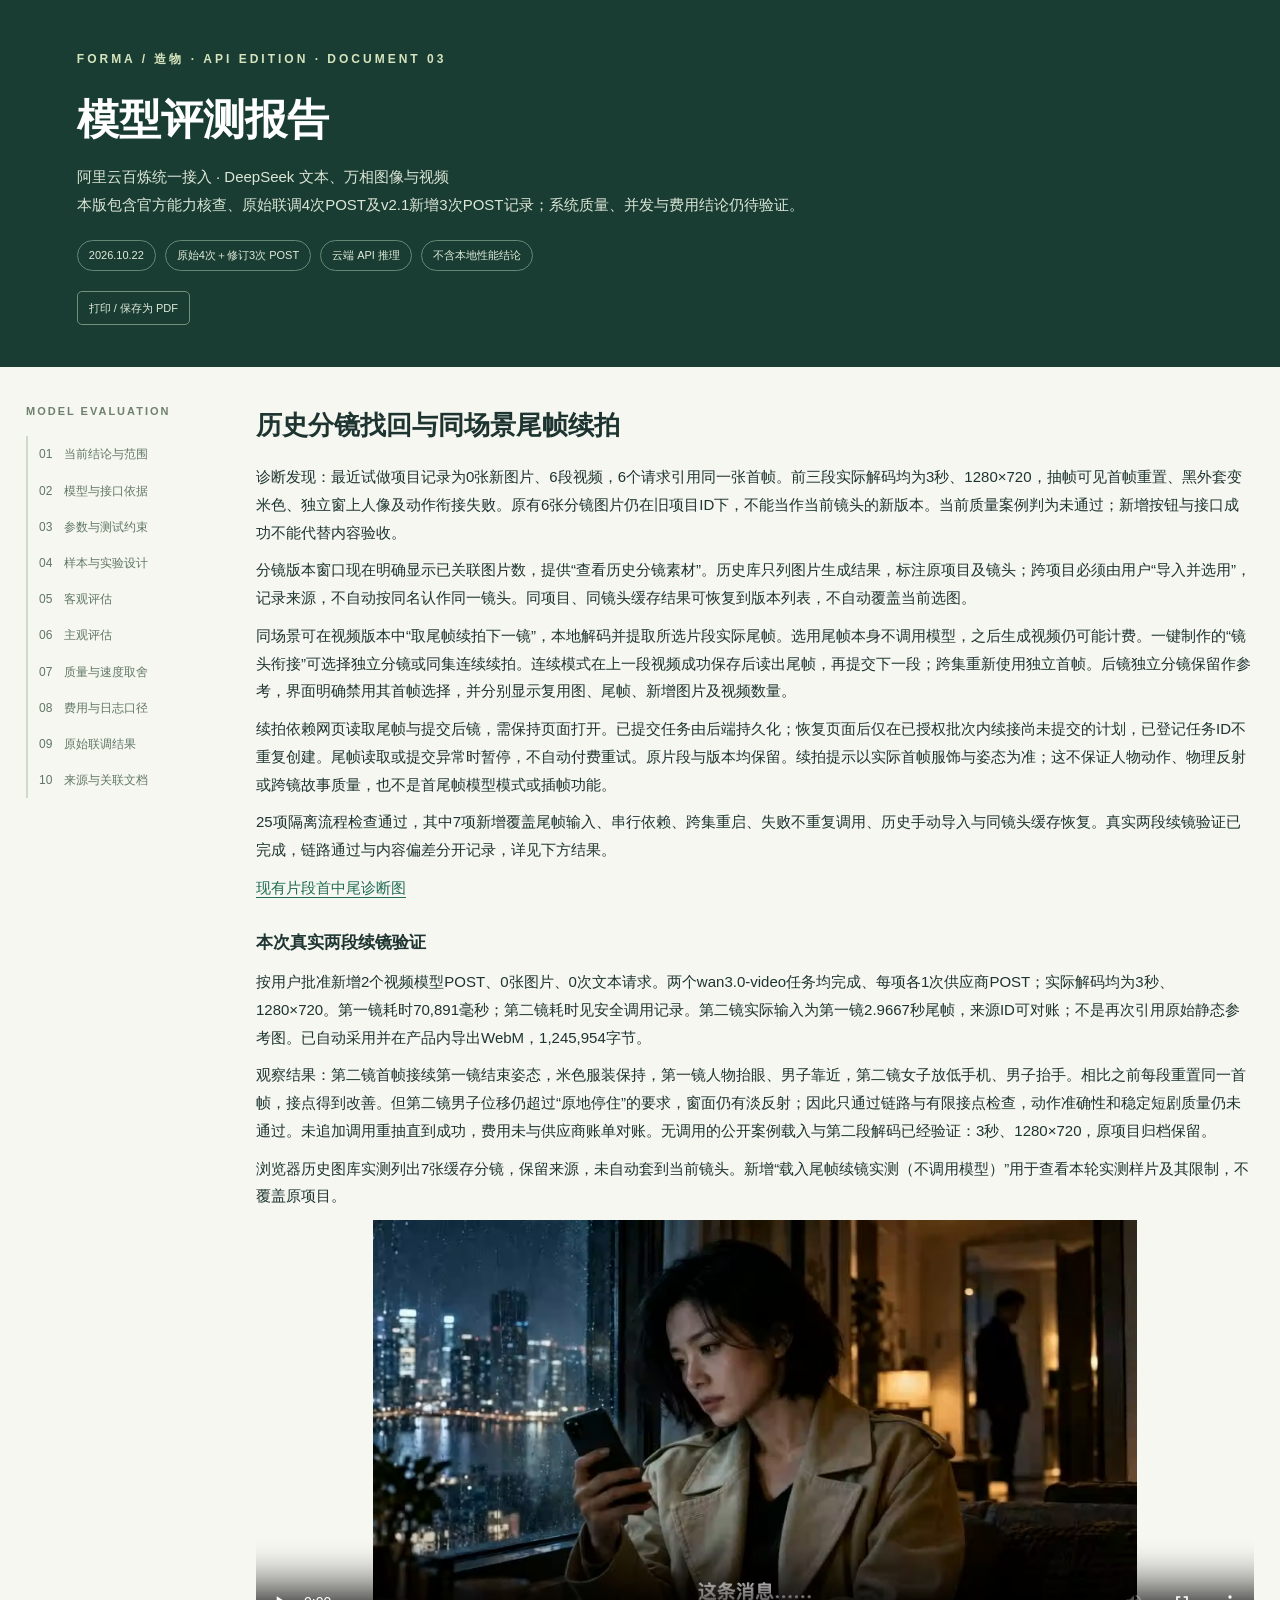
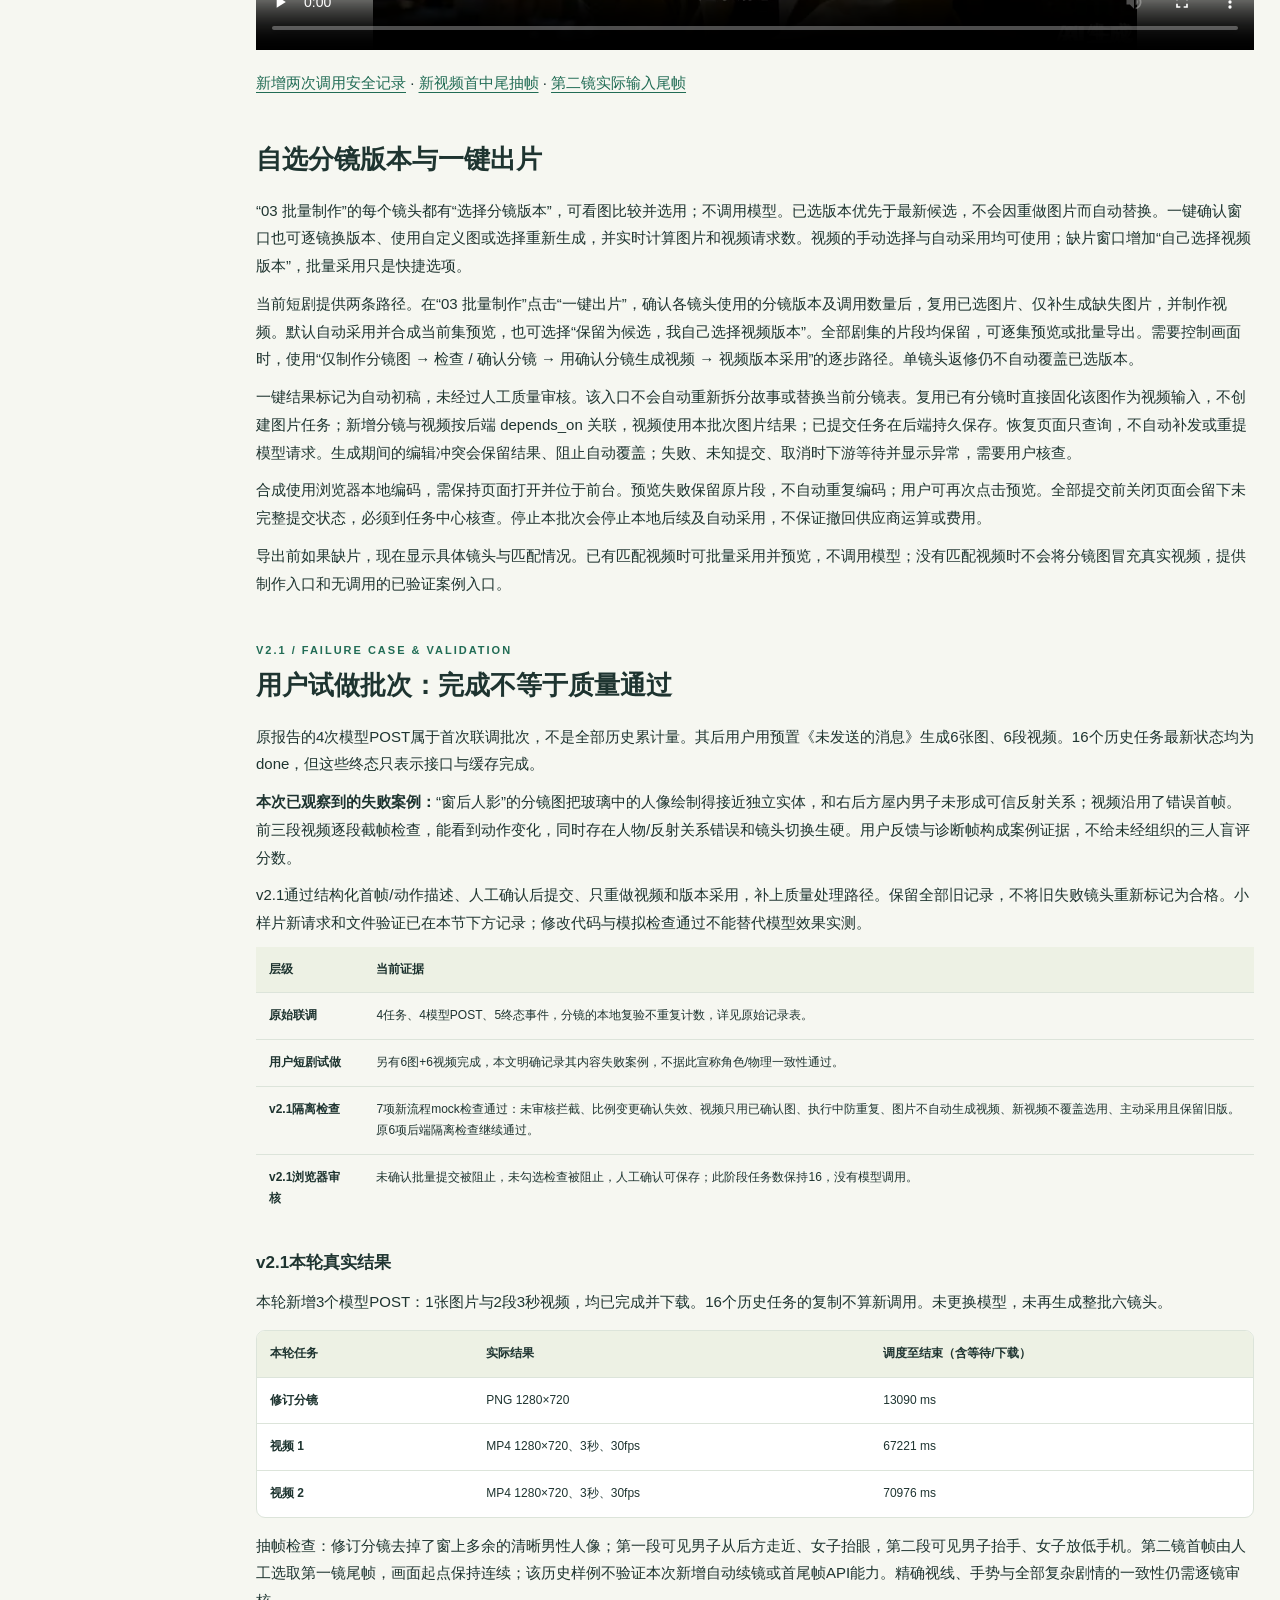
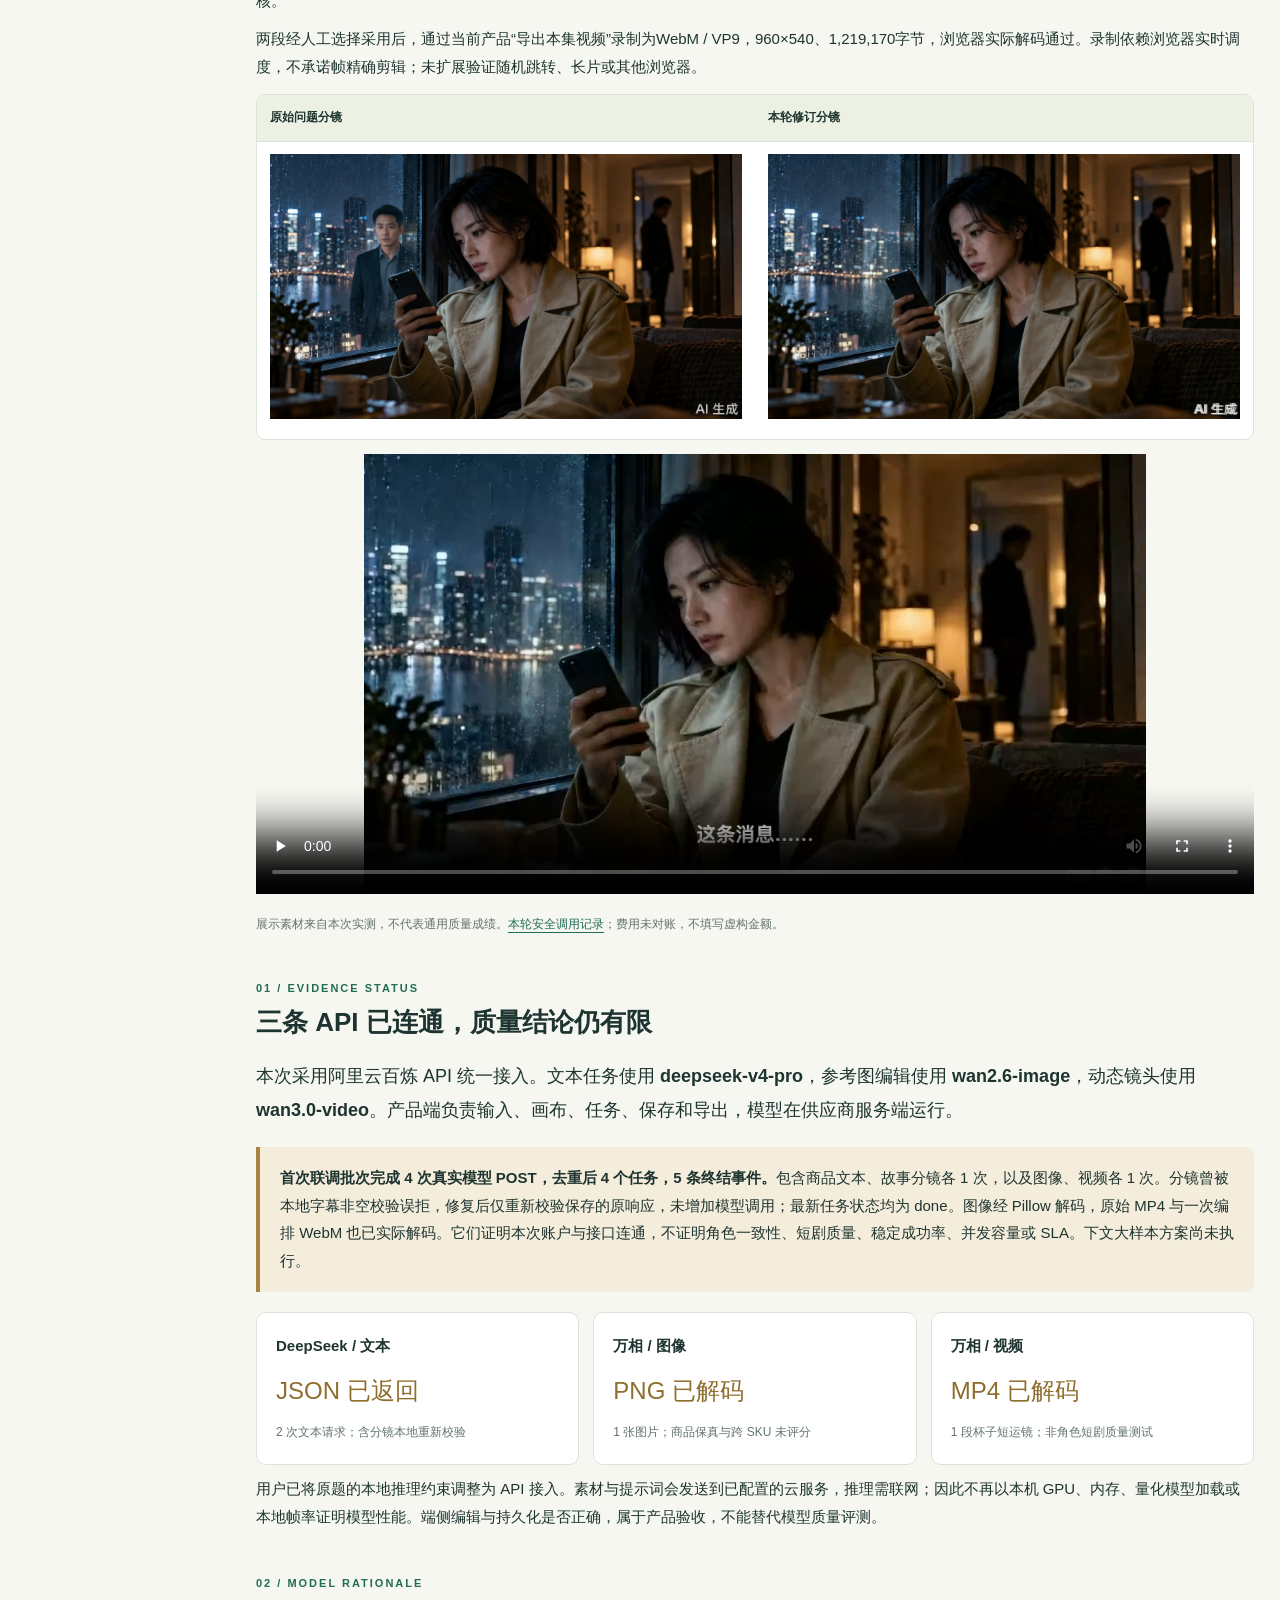
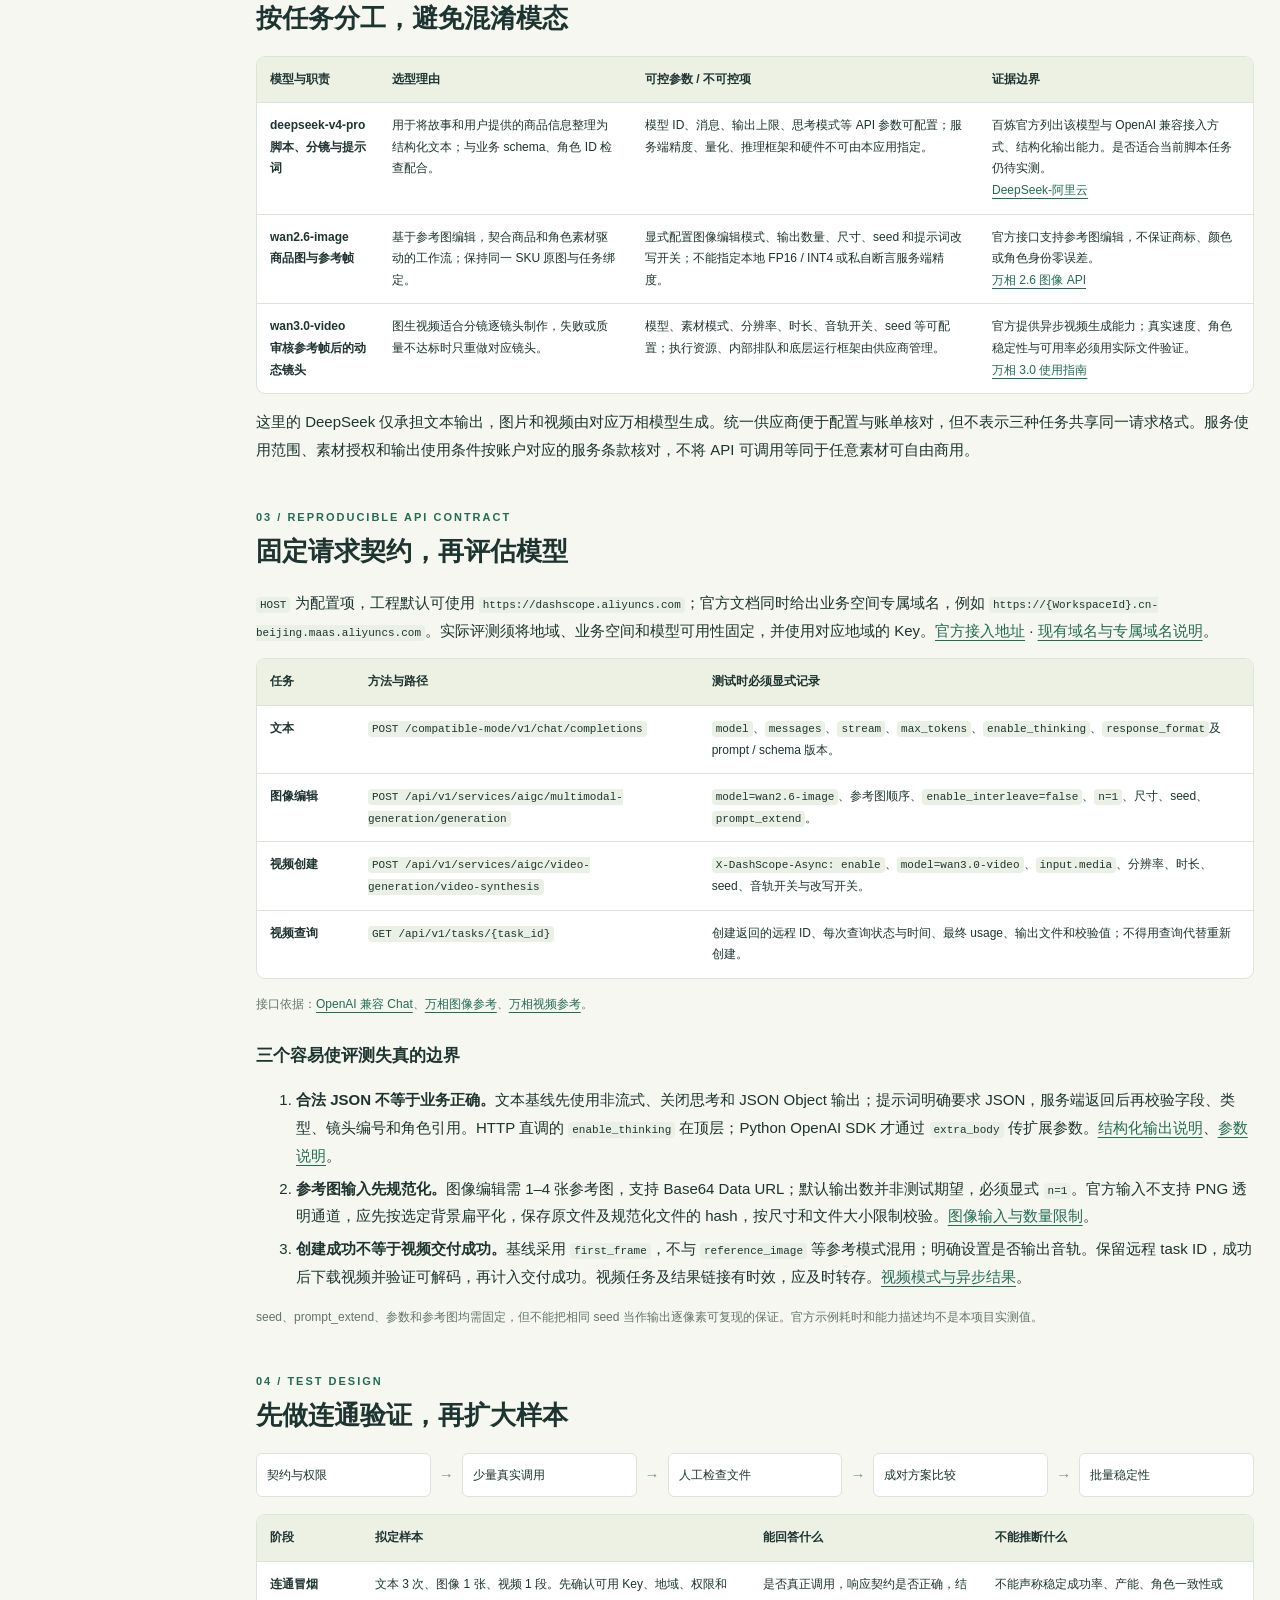
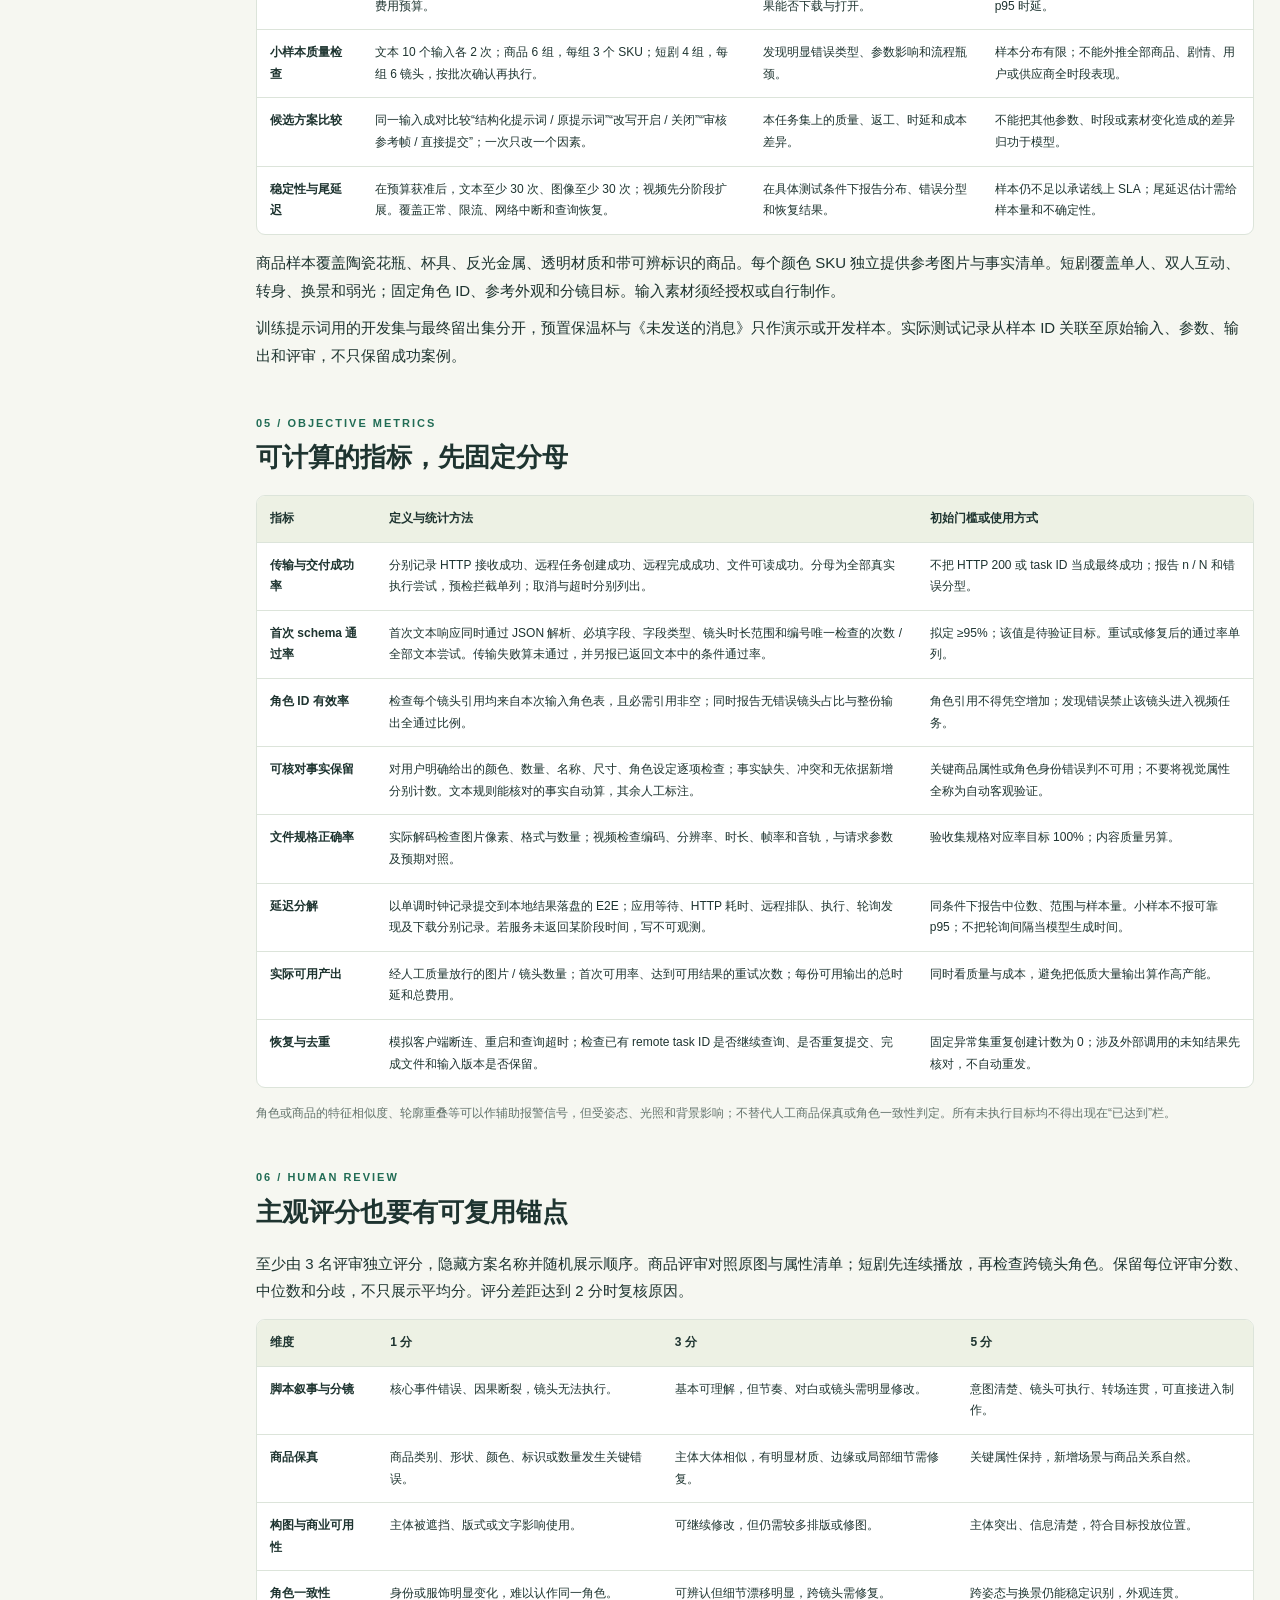
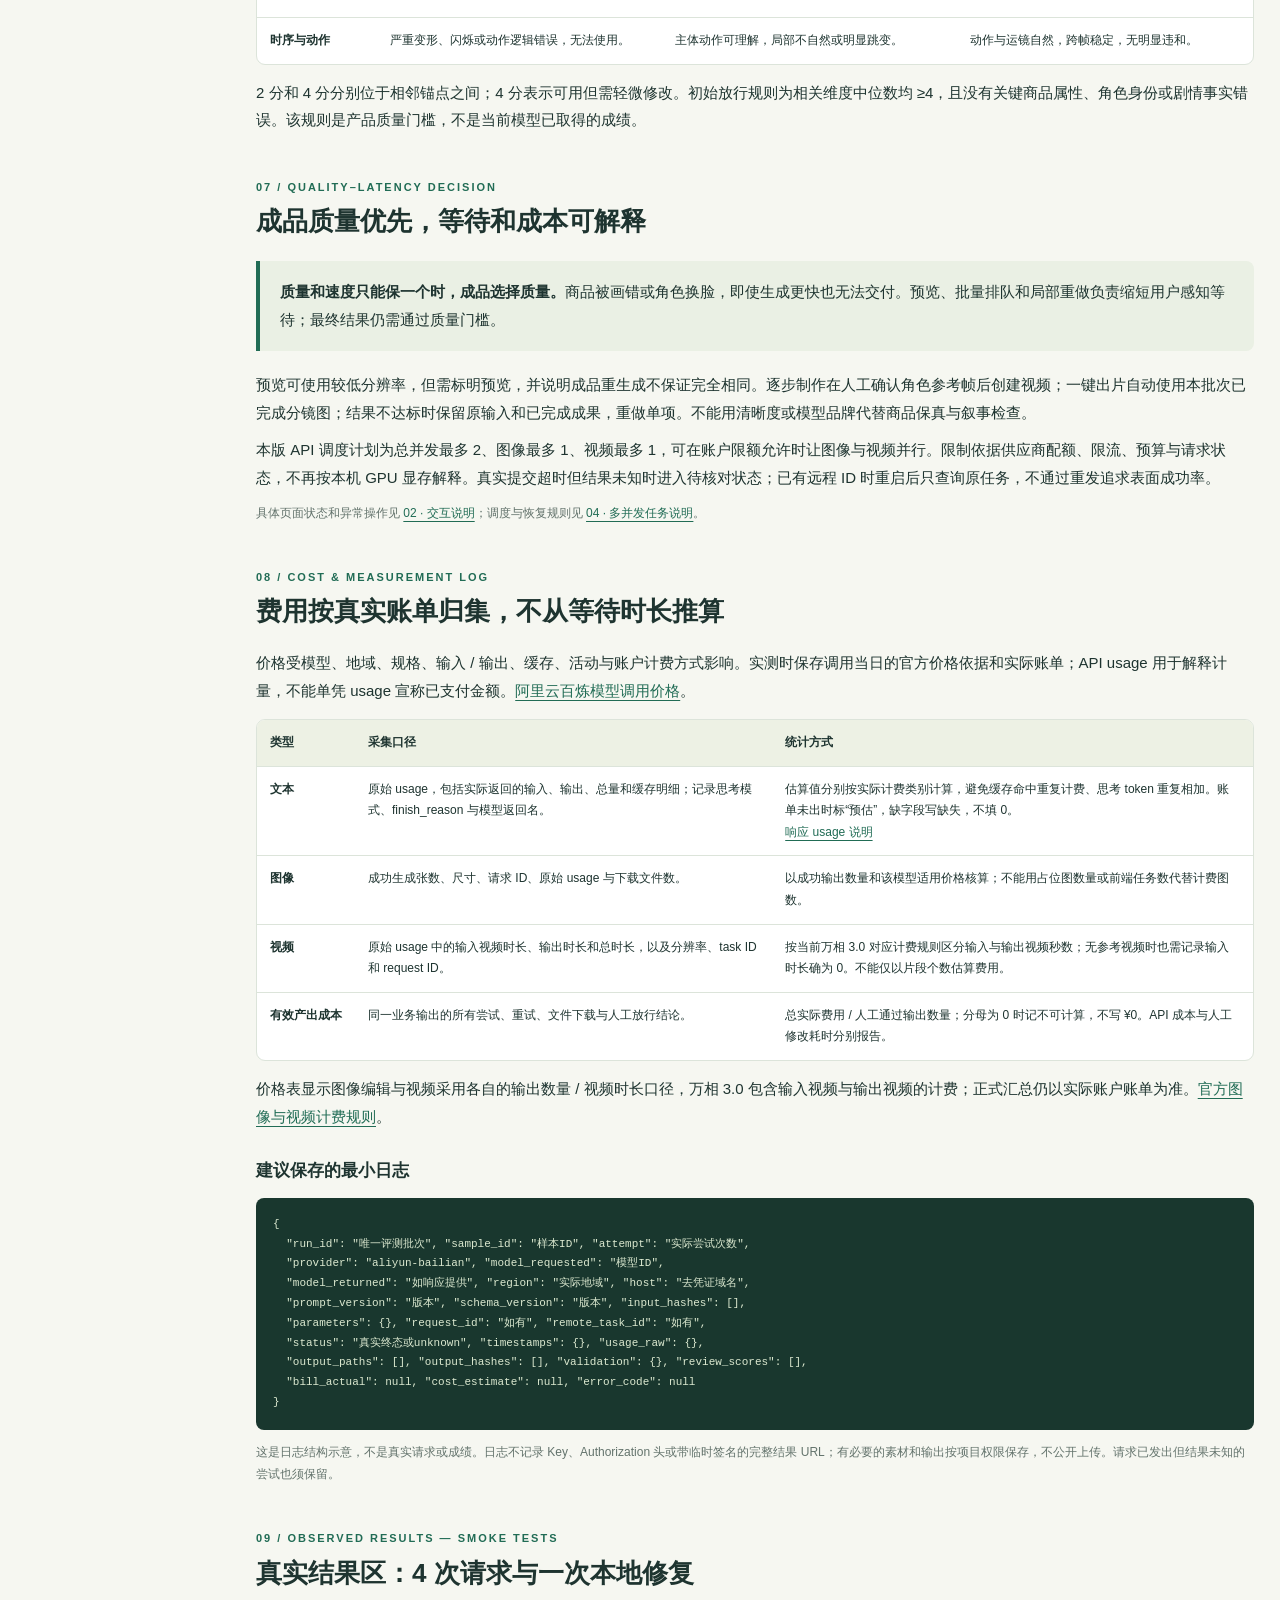
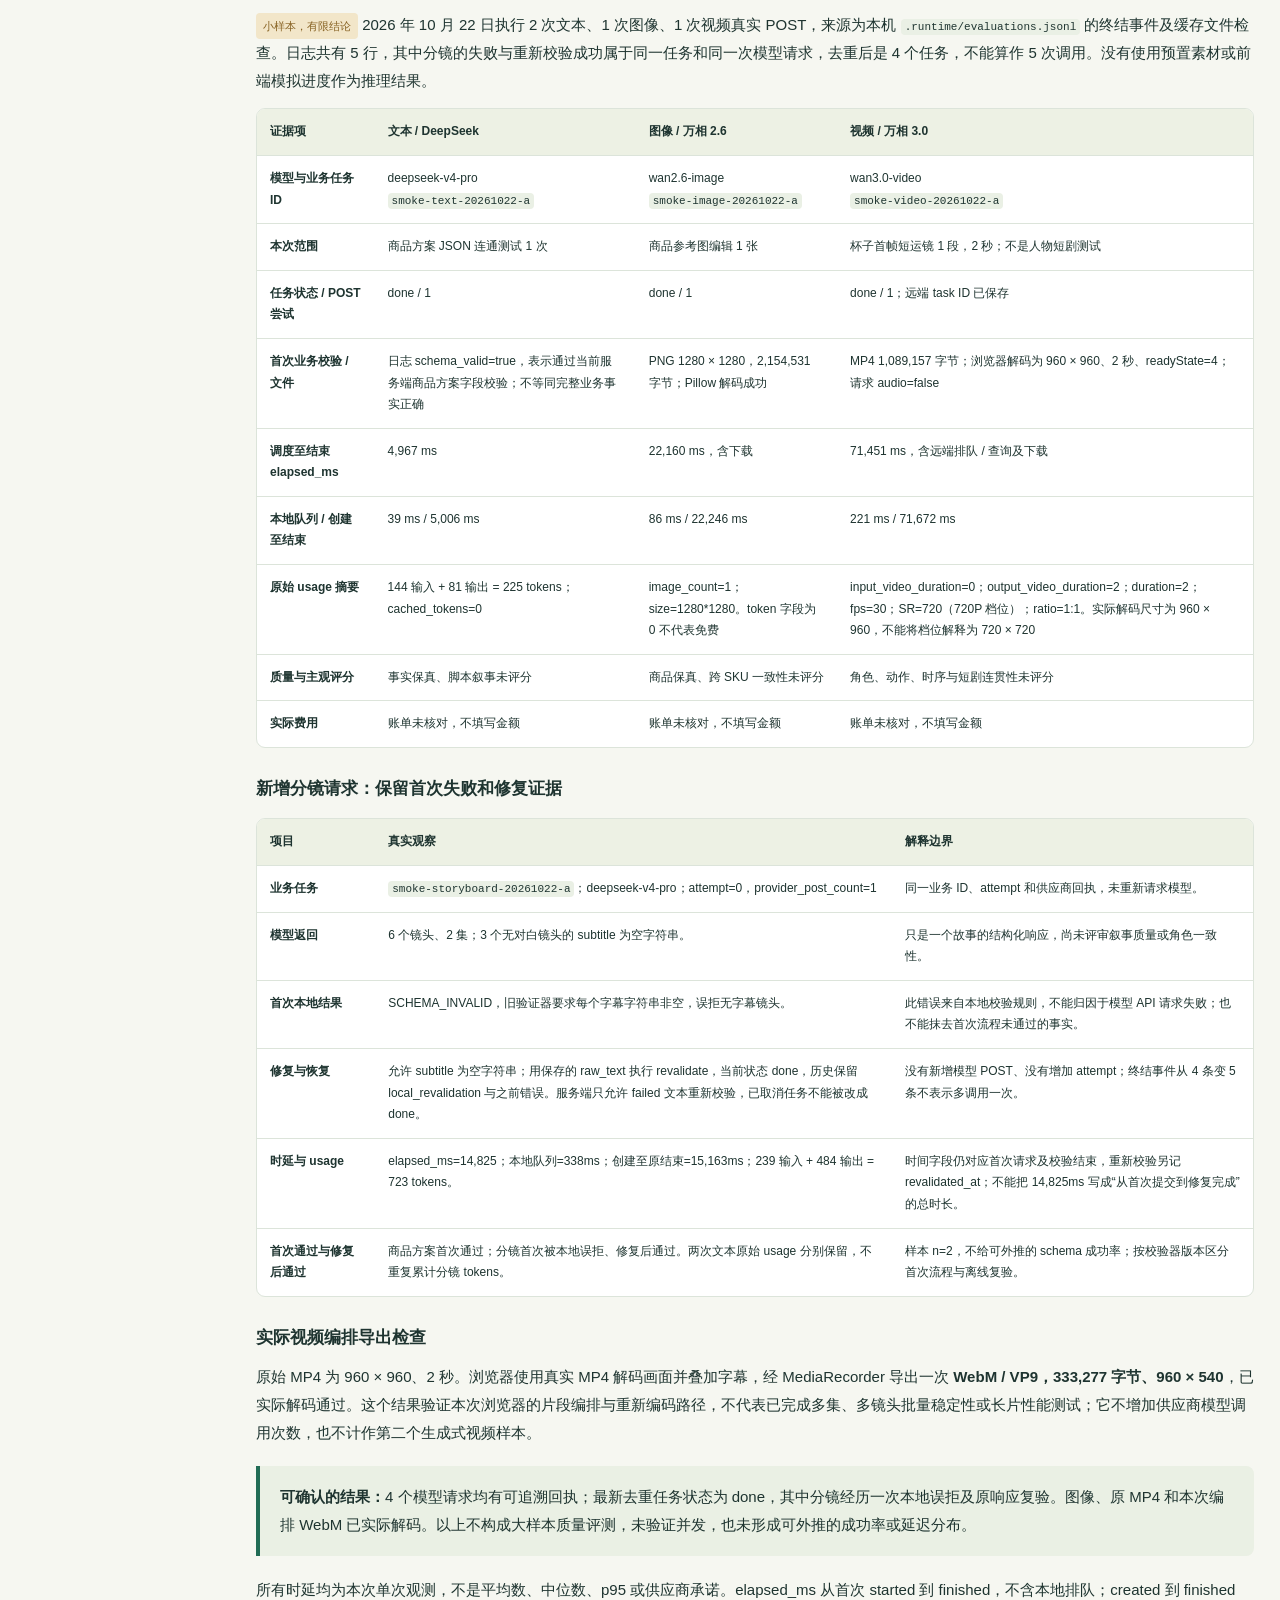
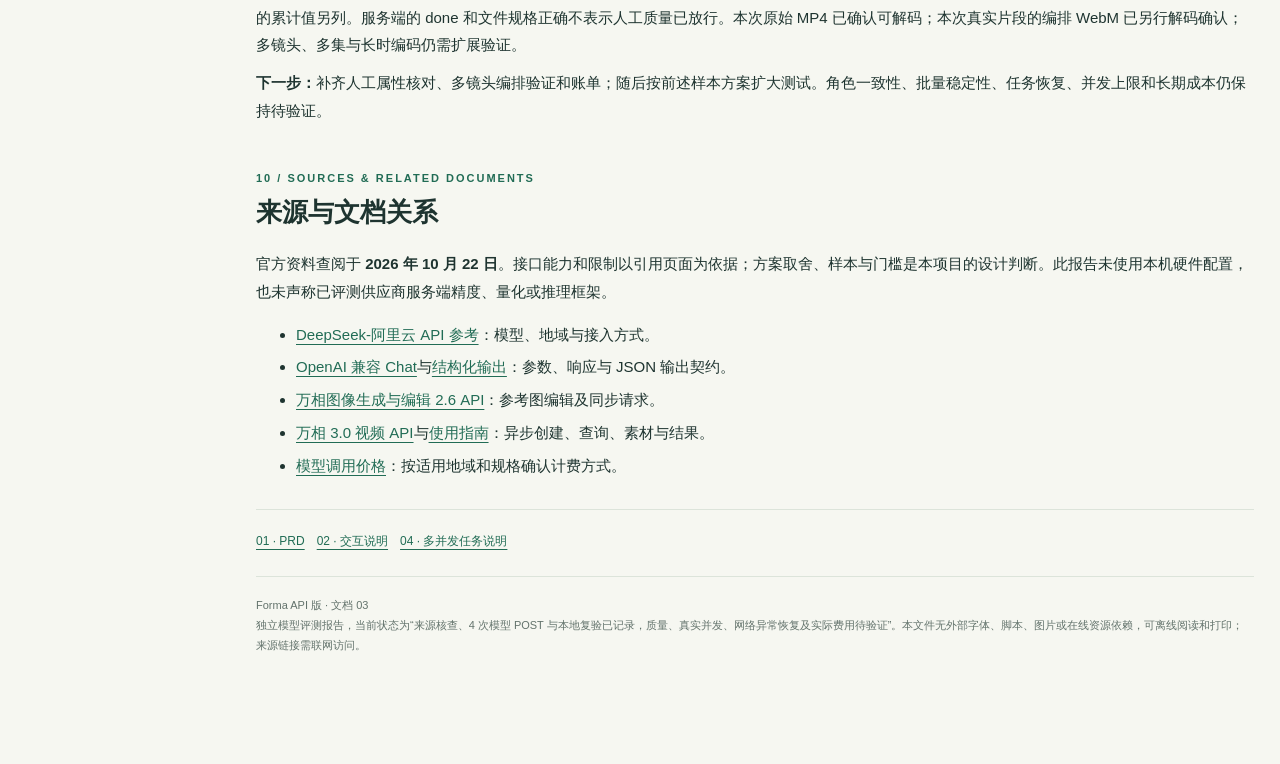
<file: 03_模型评测报告.html>
<!doctype html><html lang="zh-CN"><head><meta charset="utf-8"><meta name="viewport" content="width=device-width,initial-scale=1"><title>03 · 模型评测报告 | Forma API 版</title><style>
:root{--ink:#1e3430;--muted:#63736c;--line:#dce4da;--green:#216c55;--bg:#f6f7f1;--cream:#eaf0d5;--amber:#886324}*{box-sizing:border-box}html{scroll-behavior:smooth}body{margin:0;background:var(--bg);color:var(--ink);font:15px/1.85 -apple-system,BlinkMacSystemFont,"PingFang SC","Microsoft YaHei",sans-serif}a{color:var(--green);text-underline-offset:4px}header{padding:48px max(6vw,24px) 42px;background:#193d32;color:#fff}.brand{letter-spacing:3px;font-size:12px;color:#d5e4be;font-weight:750}h1{font-size:42px;line-height:1.35;margin:22px 0 14px}header p{color:#dce6d8;margin:0;max-width:900px}.tags{display:flex;gap:9px;flex-wrap:wrap;margin-top:22px}.tags span{border:1px solid #648875;border-radius:30px;padding:4px 11px;font-size:11px;color:#e1eadb}.wrap{max-width:1300px;margin:auto;padding:34px 26px 65px;display:grid;grid-template-columns:190px minmax(0,1fr);gap:40px}aside{position:sticky;top:20px;align-self:start;font-size:12px}aside strong{font-size:11px;letter-spacing:2px;display:block;margin-bottom:15px;color:#6e806e}aside a{display:block;text-decoration:none;border-left:2px solid #cddcc9;padding:7px 11px;color:#617765}aside a:hover{border-color:#216c55;color:#216c55}main{min-width:0}section{margin-bottom:43px;scroll-margin-top:22px}.kicker{color:var(--green);font-size:11px;font-weight:800;letter-spacing:2px}h2{font-size:26px;line-height:1.5;margin:5px 0 18px}h3{font-size:17px;margin:25px 0 10px}p{margin:10px 0}.lead{font-size:18px}.callout{border-left:4px solid var(--green);background:#eaf0e4;padding:17px 20px;border-radius:0 8px 8px 0;margin:20px 0}.callout.warn{background:#f4eddc;border-color:#a58340}.callout p{margin:0}.grid{display:grid;grid-template-columns:repeat(3,1fr);gap:14px}.card{background:#fff;border:1px solid var(--line);border-radius:10px;padding:19px}.card b{display:block;font-size:15px}.card .value{font-size:24px;margin:9px 0 4px;color:#8e6e2d}.small,.source{font-size:12px;color:var(--muted)}.table-wrap{overflow:auto;background:#fff;border:1px solid var(--line);border-radius:9px;margin:14px 0}table{width:100%;border-collapse:collapse;font-size:12px;line-height:1.8}th,td{vertical-align:top;text-align:left;padding:12px 13px;border-bottom:1px solid var(--line)}th{background:#edf1e4;white-space:nowrap;font-weight:700}td:first-child{font-weight:650;min-width:98px}tr:last-child td{border-bottom:0}code{background:#eaf0e5;border-radius:4px;padding:2px 4px;font:11px/1.7 ui-monospace,SFMono-Regular,Consolas,monospace;overflow-wrap:anywhere}pre{white-space:pre-wrap;word-break:break-word;background:#19372e;color:#dce9d0;padding:17px;border-radius:8px;font:11px/1.8 ui-monospace,SFMono-Regular,Consolas,monospace}pre code{background:none;color:inherit;padding:0}.steps{display:flex;gap:8px;flex-wrap:wrap;margin:17px 0}.steps span{border:1px solid var(--line);border-radius:6px;padding:10px;background:white;flex:1;min-width:110px;font-size:12px}.steps i{font-style:normal;align-self:center;color:#7c9a76}.doclinks{display:flex;gap:12px;flex-wrap:wrap;border-top:1px solid var(--line);padding-top:20px;margin-top:30px;font-size:12px}.badge{font-size:11px;background:#f2e6c9;color:#886324;padding:3px 7px;border-radius:4px;display:inline-block}.foot{font-size:11px;color:var(--muted);margin-top:23px;border-top:1px solid var(--line);padding-top:18px}li{margin-bottom:5px}button{font:inherit;cursor:pointer;border:1px solid #71917b;background:none;color:#e1eadb;padding:6px 11px;border-radius:5px;font-size:11px;margin-top:20px}
@media(max-width:900px){.wrap{display:block;padding:28px 20px}aside{display:none}.grid{grid-template-columns:1fr}h1{font-size:32px}}@media screen and (max-width:650px){.table-wrap table{min-width:650px}.table-wrap:before{content:'表格可左右滑动查看';display:block;position:sticky;left:0;padding:6px 12px;font-size:11px;background:#edf1e4;color:#6e806e}.steps i{display:none}}
@media print{body{background:#fff;font-size:9.5pt;line-height:1.65}header{background:#fff;color:#1e3430;padding:20px 0;border-bottom:3px solid #216c55}header p,.brand,.tags span{color:#385c46}.tags span{border-color:#bccbb4}h1{font-size:26pt;margin-top:15px}aside,button{display:none}.wrap{display:block;padding:22px 0}h2{font-size:17pt;break-after:avoid}h3{font-size:12pt;break-after:avoid}section{margin-bottom:24px}table{font-size:8.3pt}th,td{padding:8px}tr,.card,.callout{break-inside:avoid}.table-wrap{overflow:visible;border-radius:0}.grid{display:grid;grid-template-columns:repeat(3,1fr)}.card{padding:11px}.card .value{font-size:15pt}.small,.source{font-size:8pt}.doclinks{font-size:8pt}@page{size:A4;margin:16mm 14mm}}
</style></head><body>
<header><div class="brand">FORMA / 造物 · API EDITION · DOCUMENT 03</div><h1>模型评测报告</h1><p>阿里云百炼统一接入 · DeepSeek 文本、万相图像与视频<br>本版包含官方能力核查、原始联调4次POST及v2.1新增3次POST记录；系统质量、并发与费用结论仍待验证。</p><div class="tags"><span>2026.10.22</span><span>原始4次＋修订3次 POST</span><span>云端 API 推理</span><span>不含本地性能结论</span></div><button onclick="window.print()">打印 / 保存为 PDF</button></header>
<div class="wrap"><aside aria-label="报告目录"><strong>MODEL EVALUATION</strong><a href="#status">01　当前结论与范围</a><a href="#selection">02　模型与接口依据</a><a href="#protocol">03　参数与测试约束</a><a href="#samples">04　样本与实验设计</a><a href="#objective">05　客观评估</a><a href="#subjective">06　主观评估</a><a href="#tradeoff">07　质量与速度取舍</a><a href="#cost">08　费用与日志口径</a><a href="#results">09　原始联调结果</a><a href="#sources">10　来源与关联文档</a></aside><main><section id="history-continuity-update"><h2>历史分镜找回与同场景尾帧续拍</h2>
<p>诊断发现：最近试做项目记录为0张新图片、6段视频，6个请求引用同一张首帧。前三段实际解码均为3秒、1280×720，抽帧可见首帧重置、黑外套变米色、独立窗上人像及动作衔接失败。原有6张分镜图片仍在旧项目ID下，不能当作当前镜头的新版本。当前质量案例判为未通过；新增按钮与接口成功不能代替内容验收。</p>
<p>分镜版本窗口现在明确显示已关联图片数，提供“查看历史分镜素材”。历史库只列图片生成结果，标注原项目及镜头；跨项目必须由用户“导入并选用”，记录来源，不自动按同名认作同一镜头。同项目、同镜头缓存结果可恢复到版本列表，不自动覆盖当前选图。</p>
<p>同场景可在视频版本中“取尾帧续拍下一镜”，本地解码并提取所选片段实际尾帧。选用尾帧本身不调用模型，之后生成视频仍可能计费。一键制作的“镜头衔接”可选择独立分镜或同集连续续拍。连续模式在上一段视频成功保存后读出尾帧，再提交下一段；跨集重新使用独立首帧。后镜独立分镜保留作参考，界面明确禁用其首帧选择，并分别显示复用图、尾帧、新增图片及视频数量。</p>
<p>续拍依赖网页读取尾帧与提交后镜，需保持页面打开。已提交任务由后端持久化；恢复页面后仅在已授权批次内续接尚未提交的计划，已登记任务ID不重复创建。尾帧读取或提交异常时暂停，不自动付费重试。原片段与版本均保留。续拍提示以实际首帧服饰与姿态为准；这不保证人物动作、物理反射或跨镜故事质量，也不是首尾帧模型模式或插帧功能。</p>
<p>25项隔离流程检查通过，其中7项新增覆盖尾帧输入、串行依赖、跨集重启、失败不重复调用、历史手动导入与同镜头缓存恢复。真实两段续镜验证已完成，链路通过与内容偏差分开记录，详见下方结果。</p>
<a href="实测样例/现有视频_首中尾诊断.png">现有片段首中尾诊断图</a><div id="continuity-live-results"><h3>本次真实两段续镜验证</h3><p>按用户批准新增2个视频模型POST、0张图片、0次文本请求。两个wan3.0-video任务均完成、每项各1次供应商POST；实际解码均为3秒、1280×720。第一镜耗时70,891毫秒；第二镜耗时见安全调用记录。第二镜实际输入为第一镜2.9667秒尾帧，来源ID可对账；不是再次引用原始静态参考图。已自动采用并在产品内导出WebM，1,245,954字节。</p><p>观察结果：第二镜首帧接续第一镜结束姿态，米色服装保持，第一镜人物抬眼、男子靠近，第二镜女子放低手机、男子抬手。相比之前每段重置同一首帧，接点得到改善。但第二镜男子位移仍超过“原地停住”的要求，窗面仍有淡反射；因此只通过链路与有限接点检查，动作准确性和稳定短剧质量仍未通过。未追加调用重抽直到成功，费用未与供应商账单对账。无调用的公开案例载入与第二段解码已经验证：3秒、1280×720，原项目归档保留。</p><p>浏览器历史图库实测列出7张缓存分镜，保留来源，未自动套到当前镜头。新增“载入尾帧续镜实测（不调用模型）”用于查看本轮实测样片及其限制，不覆盖原项目。</p><video controls preload="metadata" src="实测样例/续镜实测_两镜头成片.webm" style="width:100%;max-height:430px"></video><p><a href="实测样例/续镜实测_调用记录.json">新增两次调用安全记录</a> · <a href="实测样例/续镜实测_首中尾诊断.png">新视频首中尾抽帧</a> · <a href="实测样例/续镜实测_第二镜实际输入尾帧.jpg">第二镜实际输入尾帧</a></p></div></section><section id="oneclick-update"><h2>自选分镜版本与一键出片</h2><p>“03 批量制作”的每个镜头都有“选择分镜版本”，可看图比较并选用；不调用模型。已选版本优先于最新候选，不会因重做图片而自动替换。一键确认窗口也可逐镜换版本、使用自定义图或选择重新生成，并实时计算图片和视频请求数。视频的手动选择与自动采用均可使用；缺片窗口增加“自己选择视频版本”，批量采用只是快捷选项。</p><p>当前短剧提供两条路径。在“03 批量制作”点击“一键出片”，确认各镜头使用的分镜版本及调用数量后，复用已选图片、仅补生成缺失图片，并制作视频。默认自动采用并合成当前集预览，也可选择“保留为候选，我自己选择视频版本”。全部剧集的片段均保留，可逐集预览或批量导出。需要控制画面时，使用“仅制作分镜图 → 检查 / 确认分镜 → 用确认分镜生成视频 → 视频版本采用”的逐步路径。单镜头返修仍不自动覆盖已选版本。</p><p>一键结果标记为自动初稿，未经过人工质量审核。该入口不会自动重新拆分故事或替换当前分镜表。复用已有分镜时直接固化该图作为视频输入，不创建图片任务；新增分镜与视频按后端 depends_on 关联，视频使用本批次图片结果；已提交任务在后端持久保存。恢复页面只查询，不自动补发或重提模型请求。生成期间的编辑冲突会保留结果、阻止自动覆盖；失败、未知提交、取消时下游等待并显示异常，需要用户核查。</p><p>合成使用浏览器本地编码，需保持页面打开并位于前台。预览失败保留原片段，不自动重复编码；用户可再次点击预览。全部提交前关闭页面会留下未完整提交状态，必须到任务中心核查。停止本批次会停止本地后续及自动采用，不保证撤回供应商运算或费用。</p><p>导出前如果缺片，现在显示具体镜头与匹配情况。已有匹配视频时可批量采用并预览，不调用模型；没有匹配视频时不会将分镜图冒充真实视频，提供制作入口和无调用的已验证案例入口。</p></section><section id="v21"><div class="kicker">V2.1 / FAILURE CASE & VALIDATION</div><h2>用户试做批次：完成不等于质量通过</h2><p>原报告的4次模型POST属于首次联调批次，不是全部历史累计量。其后用户用预置《未发送的消息》生成6张图、6段视频。16个历史任务最新状态均为done，但这些终态只表示接口与缓存完成。</p><p><strong>本次已观察到的失败案例：</strong>“窗后人影”的分镜图把玻璃中的人像绘制得接近独立实体，和右后方屋内男子未形成可信反射关系；视频沿用了错误首帧。前三段视频逐段截帧检查，能看到动作变化，同时存在人物/反射关系错误和镜头切换生硬。用户反馈与诊断帧构成案例证据，不给未经组织的三人盲评分数。</p><p>v2.1通过结构化首帧/动作描述、人工确认后提交、只重做视频和版本采用，补上质量处理路径。保留全部旧记录，不将旧失败镜头重新标记为合格。小样片新请求和文件验证已在本节下方记录；修改代码与模拟检查通过不能替代模型效果实测。</p><table><tr><th>层级</th><th>当前证据</th></tr><tr><td>原始联调</td><td>4任务、4模型POST、5终态事件，分镜的本地复验不重复计数，详见原始记录表。</td></tr><tr><td>用户短剧试做</td><td>另有6图+6视频完成，本文明确记录其内容失败案例，不据此宣称角色/物理一致性通过。</td></tr><tr><td>v2.1隔离检查</td><td>7项新流程mock检查通过：未审核拦截、比例变更确认失效、视频只用已确认图、执行中防重复、图片不自动生成视频、新视频不覆盖选用、主动采用且保留旧版。原6项后端隔离检查继续通过。</td></tr><tr><td>v2.1浏览器审核</td><td>未确认批量提交被阻止，未勾选检查被阻止，人工确认可保存；此阶段任务数保持16，没有模型调用。</td></tr></table><div id="v21-live-results"><h3>v2.1本轮真实结果</h3><p>本轮新增3个模型POST：1张图片与2段3秒视频，均已完成并下载。16个历史任务的复制不算新调用。未更换模型，未再生成整批六镜头。</p><div class="table-wrap"><table><tr><th>本轮任务</th><th>实际结果</th><th>调度至结束（含等待/下载）</th></tr><tr><td>修订分镜</td><td>PNG 1280×720</td><td>13090 ms</td></tr><tr><td>视频 1</td><td>MP4 1280×720、3秒、30fps</td><td>67221 ms</td></tr><tr><td>视频 2</td><td>MP4 1280×720、3秒、30fps</td><td>70976 ms</td></tr></table></div><p>抽帧检查：修订分镜去掉了窗上多余的清晰男性人像；第一段可见男子从后方走近、女子抬眼，第二段可见男子抬手、女子放低手机。第二镜首帧由人工选取第一镜尾帧，画面起点保持连续；该历史样例不验证本次新增自动续镜或首尾帧API能力。精确视线、手势与全部复杂剧情的一致性仍需逐镜审核。</p><p>两段经人工选择采用后，通过当前产品“导出本集视频”录制为WebM / VP9，960×540、1,219,170字节，浏览器实际解码通过。录制依赖浏览器实时调度，不承诺帧精确剪辑；未扩展验证随机跳转、长片或其他浏览器。</p><div class="table-wrap"><table><tr><th>原始问题分镜</th><th>本轮修订分镜</th></tr><tr><td><img src="实测样例/问题样例_原始倒影.png" alt="玻璃上出现过于实体化人像的问题分镜" style="width:100%"></td><td><img src="实测样例/v2.1_修订分镜.png" alt="去除额外窗上人像的修订分镜" style="width:100%"></td></tr></table></div><video controls preload="metadata" src="实测样例/v2.1_两镜头成片.webm" style="width:100%;max-height:440px"></video><p class="small">展示素材来自本次实测，不代表通用质量成绩。<a href="实测样例/v2.1_真实调用记录.json">本轮安全调用记录</a>；费用未对账，不填写虚构金额。</p></div></section>
<section id="status"><div class="kicker">01 / EVIDENCE STATUS</div><h2>三条 API 已连通，质量结论仍有限</h2><p class="lead">本次采用阿里云百炼 API 统一接入。文本任务使用 <strong>deepseek-v4-pro</strong>，参考图编辑使用 <strong>wan2.6-image</strong>，动态镜头使用 <strong>wan3.0-video</strong>。产品端负责输入、画布、任务、保存和导出，模型在供应商服务端运行。</p>
<div class="callout warn"><p><strong>首次联调批次完成 4 次真实模型 POST，去重后 4 个任务，5 条终结事件。</strong>包含商品文本、故事分镜各 1 次，以及图像、视频各 1 次。分镜曾被本地字幕非空校验误拒，修复后仅重新校验保存的原响应，未增加模型调用；最新任务状态均为 done。图像经 Pillow 解码，原始 MP4 与一次编排 WebM 也已实际解码。它们证明本次账户与接口连通，不证明角色一致性、短剧质量、稳定成功率、并发容量或 SLA。下文大样本方案尚未执行。</p></div>
<div class="grid"><div class="card"><b>DeepSeek / 文本</b><div class="value">JSON 已返回</div><span class="small">2 次文本请求；含分镜本地重新校验</span></div><div class="card"><b>万相 / 图像</b><div class="value">PNG 已解码</div><span class="small">1 张图片；商品保真与跨 SKU 未评分</span></div><div class="card"><b>万相 / 视频</b><div class="value">MP4 已解码</div><span class="small">1 段杯子短运镜；非角色短剧质量测试</span></div></div>
<p>用户已将原题的本地推理约束调整为 API 接入。素材与提示词会发送到已配置的云服务，推理需联网；因此不再以本机 GPU、内存、量化模型加载或本地帧率证明模型性能。端侧编辑与持久化是否正确，属于产品验收，不能替代模型质量评测。</p></section>

<section id="selection"><div class="kicker">02 / MODEL RATIONALE</div><h2>按任务分工，避免混淆模态</h2><div class="table-wrap"><table><thead><tr><th>模型与职责</th><th>选型理由</th><th>可控参数 / 不可控项</th><th>证据边界</th></tr></thead><tbody><tr><td>deepseek-v4-pro<br>脚本、分镜与提示词</td><td>用于将故事和用户提供的商品信息整理为结构化文本；与业务 schema、角色 ID 检查配合。</td><td>模型 ID、消息、输出上限、思考模式等 API 参数可配置；服务端精度、量化、推理框架和硬件不可由本应用指定。</td><td>百炼官方列出该模型与 OpenAI 兼容接入方式、结构化输出能力。是否适合当前脚本任务仍待实测。<br><a href="https://help.aliyun.com/zh/model-studio/deepseek-api">DeepSeek-阿里云</a></td></tr>
<tr><td>wan2.6-image<br>商品图与参考帧</td><td>基于参考图编辑，契合商品和角色素材驱动的工作流；保持同一 SKU 原图与任务绑定。</td><td>显式配置图像编辑模式、输出数量、尺寸、seed 和提示词改写开关；不能指定本地 FP16 / INT4 或私自断言服务端精度。</td><td>官方接口支持参考图编辑，不保证商标、颜色或角色身份零误差。<br><a href="https://help.aliyun.com/zh/model-studio/wan-image-generation-api-reference">万相 2.6 图像 API</a></td></tr>
<tr><td>wan3.0-video<br>审核参考帧后的动态镜头</td><td>图生视频适合分镜逐镜头制作，失败或质量不达标时只重做对应镜头。</td><td>模型、素材模式、分辨率、时长、音轨开关、seed 等可配置；执行资源、内部排队和底层运行框架由供应商管理。</td><td>官方提供异步视频生成能力；真实速度、角色稳定性与可用率必须用实际文件验证。<br><a href="https://help.aliyun.com/zh/model-studio/wan3-video-generation-guide">万相 3.0 使用指南</a></td></tr></tbody></table></div>
<p>这里的 DeepSeek 仅承担文本输出，图片和视频由对应万相模型生成。统一供应商便于配置与账单核对，但不表示三种任务共享同一请求格式。服务使用范围、素材授权和输出使用条件按账户对应的服务条款核对，不将 API 可调用等同于任意素材可自由商用。</p></section>

<section id="protocol"><div class="kicker">03 / REPRODUCIBLE API CONTRACT</div><h2>固定请求契约，再评估模型</h2><p><code>HOST</code> 为配置项，工程默认可使用 <code>https://dashscope.aliyuncs.com</code>；官方文档同时给出业务空间专属域名，例如 <code>https://{WorkspaceId}.cn-beijing.maas.aliyuncs.com</code>。实际评测须将地域、业务空间和模型可用性固定，并使用对应地域的 Key。<a href="https://help.aliyun.com/zh/model-studio/deepseek-api">官方接入地址</a> · <a href="https://help.aliyun.com/zh/model-studio/wan-image-generation-api-reference">现有域名与专属域名说明</a>。</p>
<div class="table-wrap"><table><thead><tr><th>任务</th><th>方法与路径</th><th>测试时必须显式记录</th></tr></thead><tbody><tr><td>文本</td><td><code>POST /compatible-mode/v1/chat/completions</code></td><td><code>model</code>、<code>messages</code>、<code>stream</code>、<code>max_tokens</code>、<code>enable_thinking</code>、<code>response_format</code>及 prompt / schema 版本。</td></tr><tr><td>图像编辑</td><td><code>POST /api/v1/services/aigc/multimodal-generation/generation</code></td><td><code>model=wan2.6-image</code>、参考图顺序、<code>enable_interleave=false</code>、<code>n=1</code>、尺寸、seed、<code>prompt_extend</code>。</td></tr><tr><td>视频创建</td><td><code>POST /api/v1/services/aigc/video-generation/video-synthesis</code></td><td><code>X-DashScope-Async: enable</code>、<code>model=wan3.0-video</code>、<code>input.media</code>、分辨率、时长、seed、音轨开关与改写开关。</td></tr><tr><td>视频查询</td><td><code>GET /api/v1/tasks/{task_id}</code></td><td>创建返回的远程 ID、每次查询状态与时间、最终 usage、输出文件和校验值；不得用查询代替重新创建。</td></tr></tbody></table></div>
<p class="source">接口依据：<a href="https://help.aliyun.com/zh/model-studio/qwen-api-via-openai-chat-completions">OpenAI 兼容 Chat</a>、<a href="https://help.aliyun.com/zh/model-studio/wan-image-generation-api-reference">万相图像参考</a>、<a href="https://help.aliyun.com/zh/model-studio/wan3-video-generation-api-reference">万相视频参考</a>。</p>
<h3>三个容易使评测失真的边界</h3><ol><li><strong>合法 JSON 不等于业务正确。</strong>文本基线先使用非流式、关闭思考和 JSON Object 输出；提示词明确要求 JSON，服务端返回后再校验字段、类型、镜头编号和角色引用。HTTP 直调的 <code>enable_thinking</code> 在顶层；Python OpenAI SDK 才通过 <code>extra_body</code> 传扩展参数。<a href="https://help.aliyun.com/zh/model-studio/qwen-structured-output">结构化输出说明</a>、<a href="https://help.aliyun.com/zh/model-studio/qwen-api-via-openai-chat-completions">参数说明</a>。</li><li><strong>参考图输入先规范化。</strong>图像编辑需 1–4 张参考图，支持 Base64 Data URL；默认输出数并非测试期望，必须显式 <code>n=1</code>。官方输入不支持 PNG 透明通道，应先按选定背景扁平化，保存原文件及规范化文件的 hash，按尺寸和文件大小限制校验。<a href="https://help.aliyun.com/zh/model-studio/wan-image-generation-api-reference">图像输入与数量限制</a>。</li><li><strong>创建成功不等于视频交付成功。</strong>基线采用 <code>first_frame</code>，不与 <code>reference_image</code> 等参考模式混用；明确设置是否输出音轨。保留远程 task ID，成功后下载视频并验证可解码，再计入交付成功。视频任务及结果链接有时效，应及时转存。<a href="https://help.aliyun.com/zh/model-studio/wan3-video-generation-api-reference">视频模式与异步结果</a>。</li></ol>
<p class="small">seed、prompt_extend、参数和参考图均需固定，但不能把相同 seed 当作输出逐像素可复现的保证。官方示例耗时和能力描述均不是本项目实测值。</p></section>

<section id="samples"><div class="kicker">04 / TEST DESIGN</div><h2>先做连通验证，再扩大样本</h2><div class="steps"><span>契约与权限</span><i>→</i><span>少量真实调用</span><i>→</i><span>人工检查文件</span><i>→</i><span>成对方案比较</span><i>→</i><span>批量稳定性</span></div>
<div class="table-wrap"><table><thead><tr><th>阶段</th><th>拟定样本</th><th>能回答什么</th><th>不能推断什么</th></tr></thead><tbody><tr><td>连通冒烟</td><td>文本 3 次、图像 1 张、视频 1 段。先确认可用 Key、地域、权限和费用预算。</td><td>是否真正调用，响应契约是否正确，结果能否下载与打开。</td><td>不能声称稳定成功率、产能、角色一致性或 p95 时延。</td></tr><tr><td>小样本质量检查</td><td>文本 10 个输入各 2 次；商品 6 组，每组 3 个 SKU；短剧 4 组，每组 6 镜头，按批次确认再执行。</td><td>发现明显错误类型、参数影响和流程瓶颈。</td><td>样本分布有限；不能外推全部商品、剧情、用户或供应商全时段表现。</td></tr><tr><td>候选方案比较</td><td>同一输入成对比较“结构化提示词 / 原提示词”“改写开启 / 关闭”“审核参考帧 / 直接提交”；一次只改一个因素。</td><td>本任务集上的质量、返工、时延和成本差异。</td><td>不能把其他参数、时段或素材变化造成的差异归功于模型。</td></tr><tr><td>稳定性与尾延迟</td><td>在预算获准后，文本至少 30 次、图像至少 30 次；视频先分阶段扩展。覆盖正常、限流、网络中断和查询恢复。</td><td>在具体测试条件下报告分布、错误分型和恢复结果。</td><td>样本仍不足以承诺线上 SLA；尾延迟估计需给样本量和不确定性。</td></tr></tbody></table></div>
<p>商品样本覆盖陶瓷花瓶、杯具、反光金属、透明材质和带可辨标识的商品。每个颜色 SKU 独立提供参考图片与事实清单。短剧覆盖单人、双人互动、转身、换景和弱光；固定角色 ID、参考外观和分镜目标。输入素材须经授权或自行制作。</p><p>训练提示词用的开发集与最终留出集分开，预置保温杯与《未发送的消息》只作演示或开发样本。实际测试记录从样本 ID 关联至原始输入、参数、输出和评审，不只保留成功案例。</p></section>

<section id="objective"><div class="kicker">05 / OBJECTIVE METRICS</div><h2>可计算的指标，先固定分母</h2><div class="table-wrap"><table><thead><tr><th>指标</th><th>定义与统计方法</th><th>初始门槛或使用方式</th></tr></thead><tbody><tr><td>传输与交付成功率</td><td>分别记录 HTTP 接收成功、远程任务创建成功、远程完成成功、文件可读成功。分母为全部真实执行尝试，预检拦截单列；取消与超时分别列出。</td><td>不把 HTTP 200 或 task ID 当成最终成功；报告 n / N 和错误分型。</td></tr><tr><td>首次 schema 通过率</td><td>首次文本响应同时通过 JSON 解析、必填字段、字段类型、镜头时长范围和编号唯一检查的次数 / 全部文本尝试。传输失败算未通过，并另报已返回文本中的条件通过率。</td><td>拟定 ≥95%；该值是待验证目标。重试或修复后的通过率单列。</td></tr><tr><td>角色 ID 有效率</td><td>检查每个镜头引用均来自本次输入角色表，且必需引用非空；同时报告无错误镜头占比与整份输出全通过比例。</td><td>角色引用不得凭空增加；发现错误禁止该镜头进入视频任务。</td></tr><tr><td>可核对事实保留</td><td>对用户明确给出的颜色、数量、名称、尺寸、角色设定逐项检查；事实缺失、冲突和无依据新增分别计数。文本规则能核对的事实自动算，其余人工标注。</td><td>关键商品属性或角色身份错误判不可用；不要将视觉属性全称为自动客观验证。</td></tr><tr><td>文件规格正确率</td><td>实际解码检查图片像素、格式与数量；视频检查编码、分辨率、时长、帧率和音轨，与请求参数及预期对照。</td><td>验收集规格对应率目标 100%；内容质量另算。</td></tr><tr><td>延迟分解</td><td>以单调时钟记录提交到本地结果落盘的 E2E；应用等待、HTTP 耗时、远程排队、执行、轮询发现及下载分别记录。若服务未返回某阶段时间，写不可观测。</td><td>同条件下报告中位数、范围与样本量。小样本不报可靠 p95；不把轮询间隔当模型生成时间。</td></tr><tr><td>实际可用产出</td><td>经人工质量放行的图片 / 镜头数量；首次可用率、达到可用结果的重试次数；每份可用输出的总时延和总费用。</td><td>同时看质量与成本，避免把低质大量输出算作高产能。</td></tr><tr><td>恢复与去重</td><td>模拟客户端断连、重启和查询超时；检查已有 remote task ID 是否继续查询、是否重复提交、完成文件和输入版本是否保留。</td><td>固定异常集重复创建计数为 0；涉及外部调用的未知结果先核对，不自动重发。</td></tr></tbody></table></div>
<p class="small">角色或商品的特征相似度、轮廓重叠等可以作辅助报警信号，但受姿态、光照和背景影响；不替代人工商品保真或角色一致性判定。所有未执行目标均不得出现在“已达到”栏。</p></section>

<section id="subjective"><div class="kicker">06 / HUMAN REVIEW</div><h2>主观评分也要有可复用锚点</h2><p>至少由 3 名评审独立评分，隐藏方案名称并随机展示顺序。商品评审对照原图与属性清单；短剧先连续播放，再检查跨镜头角色。保留每位评审分数、中位数和分歧，不只展示平均分。评分差距达到 2 分时复核原因。</p>
<div class="table-wrap"><table><thead><tr><th>维度</th><th>1 分</th><th>3 分</th><th>5 分</th></tr></thead><tbody><tr><td>脚本叙事与分镜</td><td>核心事件错误、因果断裂，镜头无法执行。</td><td>基本可理解，但节奏、对白或镜头需明显修改。</td><td>意图清楚、镜头可执行、转场连贯，可直接进入制作。</td></tr><tr><td>商品保真</td><td>商品类别、形状、颜色、标识或数量发生关键错误。</td><td>主体大体相似，有明显材质、边缘或局部细节需修复。</td><td>关键属性保持，新增场景与商品关系自然。</td></tr><tr><td>构图与商业可用性</td><td>主体被遮挡、版式或文字影响使用。</td><td>可继续修改，但仍需较多排版或修图。</td><td>主体突出、信息清楚，符合目标投放位置。</td></tr><tr><td>角色一致性</td><td>身份或服饰明显变化，难以认作同一角色。</td><td>可辨认但细节漂移明显，跨镜头需修复。</td><td>跨姿态与换景仍能稳定识别，外观连贯。</td></tr><tr><td>时序与动作</td><td>严重变形、闪烁或动作逻辑错误，无法使用。</td><td>主体动作可理解，局部不自然或明显跳变。</td><td>动作与运镜自然，跨帧稳定，无明显违和。</td></tr></tbody></table></div>
<p>2 分和 4 分分别位于相邻锚点之间；4 分表示可用但需轻微修改。初始放行规则为相关维度中位数均 ≥4，且没有关键商品属性、角色身份或剧情事实错误。该规则是产品质量门槛，不是当前模型已取得的成绩。</p></section>

<section id="tradeoff"><div class="kicker">07 / QUALITY–LATENCY DECISION</div><h2>成品质量优先，等待和成本可解释</h2><div class="callout"><p><strong>质量和速度只能保一个时，成品选择质量。</strong>商品被画错或角色换脸，即使生成更快也无法交付。预览、批量排队和局部重做负责缩短用户感知等待；最终结果仍需通过质量门槛。</p></div><p>预览可使用较低分辨率，但需标明预览，并说明成品重生成不保证完全相同。逐步制作在人工确认角色参考帧后创建视频；一键出片自动使用本批次已完成分镜图；结果不达标时保留原输入和已完成成果，重做单项。不能用清晰度或模型品牌代替商品保真与叙事检查。</p><p>本版 API 调度计划为总并发最多 2、图像最多 1、视频最多 1，可在账户限额允许时让图像与视频并行。限制依据供应商配额、限流、预算与请求状态，不再按本机 GPU 显存解释。真实提交超时但结果未知时进入待核对状态；已有远程 ID 时重启后只查询原任务，不通过重发追求表面成功率。</p><p class="small">具体页面状态和异常操作见 <a href="02_交互说明.html">02 · 交互说明</a>；调度与恢复规则见 <a href="04_多并发任务说明.html">04 · 多并发任务说明</a>。</p></section>

<section id="cost"><div class="kicker">08 / COST & MEASUREMENT LOG</div><h2>费用按真实账单归集，不从等待时长推算</h2><p>价格受模型、地域、规格、输入 / 输出、缓存、活动与账户计费方式影响。实测时保存调用当日的官方价格依据和实际账单；API usage 用于解释计量，不能单凭 usage 宣称已支付金额。<a href="https://help.aliyun.com/zh/model-studio/model-pricing">阿里云百炼模型调用价格</a>。</p>
<div class="table-wrap"><table><thead><tr><th>类型</th><th>采集口径</th><th>统计方式</th></tr></thead><tbody><tr><td>文本</td><td>原始 usage，包括实际返回的输入、输出、总量和缓存明细；记录思考模式、finish_reason 与模型返回名。</td><td>估算值分别按实际计费类别计算，避免缓存命中重复计费、思考 token 重复相加。账单未出时标“预估”，缺字段写缺失，不填 0。<br><a href="https://help.aliyun.com/zh/model-studio/qwen-api-via-openai-chat-completions">响应 usage 说明</a></td></tr><tr><td>图像</td><td>成功生成张数、尺寸、请求 ID、原始 usage 与下载文件数。</td><td>以成功输出数量和该模型适用价格核算；不能用占位图数量或前端任务数代替计费图数。</td></tr><tr><td>视频</td><td>原始 usage 中的输入视频时长、输出时长和总时长，以及分辨率、task ID 和 request ID。</td><td>按当前万相 3.0 对应计费规则区分输入与输出视频秒数；无参考视频时也需记录输入时长确为 0。不能仅以片段个数估算费用。</td></tr><tr><td>有效产出成本</td><td>同一业务输出的所有尝试、重试、文件下载与人工放行结论。</td><td>总实际费用 / 人工通过输出数量；分母为 0 时记不可计算，不写 ¥0。API 成本与人工修改耗时分别报告。</td></tr></tbody></table></div>
<p>价格表显示图像编辑与视频采用各自的输出数量 / 视频时长口径，万相 3.0 包含输入视频与输出视频的计费；正式汇总仍以实际账户账单为准。<a href="https://help.aliyun.com/zh/model-studio/model-pricing">官方图像与视频计费规则</a>。</p>
<h3>建议保存的最小日志</h3><pre><code>{
  "run_id": "唯一评测批次", "sample_id": "样本ID", "attempt": "实际尝试次数",
  "provider": "aliyun-bailian", "model_requested": "模型ID",
  "model_returned": "如响应提供", "region": "实际地域", "host": "去凭证域名",
  "prompt_version": "版本", "schema_version": "版本", "input_hashes": [],
  "parameters": {}, "request_id": "如有", "remote_task_id": "如有",
  "status": "真实终态或unknown", "timestamps": {}, "usage_raw": {},
  "output_paths": [], "output_hashes": [], "validation": {}, "review_scores": [],
  "bill_actual": null, "cost_estimate": null, "error_code": null
}</code></pre><p class="small">这是日志结构示意，不是真实请求或成绩。日志不记录 Key、Authorization 头或带临时签名的完整结果 URL；有必要的素材和输出按项目权限保存，不公开上传。请求已发出但结果未知的尝试也须保留。</p></section>

<section id="results"><div class="kicker">09 / OBSERVED RESULTS — SMOKE TESTS</div><h2>真实结果区：4 次请求与一次本地修复</h2><p><span class="badge">小样本，有限结论</span> 2026 年 10 月 22 日执行 2 次文本、1 次图像、1 次视频真实 POST，来源为本机 <code>.runtime/evaluations.jsonl</code> 的终结事件及缓存文件检查。日志共有 5 行，其中分镜的失败与重新校验成功属于同一任务和同一次模型请求，去重后是 4 个任务，不能算作 5 次调用。没有使用预置素材或前端模拟进度作为推理结果。</p>
<!-- BEGIN_RUNTIME_RESULTS: Observed records: 4 model POST attempts, 4 jobs, 5 terminal events; local revalidation is not a new model call. -->
<div class="table-wrap"><table><thead><tr><th>证据项</th><th>文本 / DeepSeek</th><th>图像 / 万相 2.6</th><th>视频 / 万相 3.0</th></tr></thead><tbody>
<tr><td>模型与业务任务 ID</td><td>deepseek-v4-pro<br><code>smoke-text-20261022-a</code></td><td>wan2.6-image<br><code>smoke-image-20261022-a</code></td><td>wan3.0-video<br><code>smoke-video-20261022-a</code></td></tr>
<tr><td>本次范围</td><td>商品方案 JSON 连通测试 1 次</td><td>商品参考图编辑 1 张</td><td>杯子首帧短运镜 1 段，2 秒；不是人物短剧测试</td></tr>
<tr><td>任务状态 / POST 尝试</td><td>done / 1</td><td>done / 1</td><td>done / 1；远端 task ID 已保存</td></tr>
<tr><td>首次业务校验 / 文件</td><td>日志 schema_valid=true，表示通过当前服务端商品方案字段校验；不等同完整业务事实正确</td><td>PNG 1280 × 1280，2,154,531 字节；Pillow 解码成功</td><td>MP4 1,089,157 字节；浏览器解码为 960 × 960、2 秒、readyState=4；请求 audio=false</td></tr>
<tr><td>调度至结束 elapsed_ms</td><td>4,967 ms</td><td>22,160 ms，含下载</td><td>71,451 ms，含远端排队 / 查询及下载</td></tr>
<tr><td>本地队列 / 创建至结束</td><td>39 ms / 5,006 ms</td><td>86 ms / 22,246 ms</td><td>221 ms / 71,672 ms</td></tr>
<tr><td>原始 usage 摘要</td><td>144 输入 + 81 输出 = 225 tokens；cached_tokens=0</td><td>image_count=1；size=1280*1280。token 字段为 0 不代表免费</td><td>input_video_duration=0；output_video_duration=2；duration=2；fps=30；SR=720（720P 档位）；ratio=1:1。实际解码尺寸为 960 × 960，不能将档位解释为 720 × 720</td></tr>
<tr><td>质量与主观评分</td><td>事实保真、脚本叙事未评分</td><td>商品保真、跨 SKU 一致性未评分</td><td>角色、动作、时序与短剧连贯性未评分</td></tr>
<tr><td>实际费用</td><td>账单未核对，不填写金额</td><td>账单未核对，不填写金额</td><td>账单未核对，不填写金额</td></tr>
</tbody></table></div>
<h3>新增分镜请求：保留首次失败和修复证据</h3><div class="table-wrap"><table><thead><tr><th>项目</th><th>真实观察</th><th>解释边界</th></tr></thead><tbody><tr><td>业务任务</td><td><code>smoke-storyboard-20261022-a</code>；deepseek-v4-pro；attempt=0，provider_post_count=1</td><td>同一业务 ID、attempt 和供应商回执，未重新请求模型。</td></tr><tr><td>模型返回</td><td>6 个镜头、2 集；3 个无对白镜头的 subtitle 为空字符串。</td><td>只是一个故事的结构化响应，尚未评审叙事质量或角色一致性。</td></tr><tr><td>首次本地结果</td><td>SCHEMA_INVALID，旧验证器要求每个字幕字符串非空，误拒无字幕镜头。</td><td>此错误来自本地校验规则，不能归因于模型 API 请求失败；也不能抹去首次流程未通过的事实。</td></tr><tr><td>修复与恢复</td><td>允许 subtitle 为空字符串；用保存的 raw_text 执行 revalidate，当前状态 done，历史保留 local_revalidation 与之前错误。服务端只允许 failed 文本重新校验，已取消任务不能被改成 done。</td><td>没有新增模型 POST、没有增加 attempt；终结事件从 4 条变 5 条不表示多调用一次。</td></tr><tr><td>时延与 usage</td><td>elapsed_ms=14,825；本地队列=338ms；创建至原结束=15,163ms；239 输入 + 484 输出 = 723 tokens。</td><td>时间字段仍对应首次请求及校验结束，重新校验另记 revalidated_at；不能把 14,825ms 写成“从首次提交到修复完成”的总时长。</td></tr><tr><td>首次通过与修复后通过</td><td>商品方案首次通过；分镜首次被本地误拒、修复后通过。两次文本原始 usage 分别保留，不重复累计分镜 tokens。</td><td>样本 n=2，不给可外推的 schema 成功率；按校验器版本区分首次流程与离线复验。</td></tr></tbody></table></div>
<h3>实际视频编排导出检查</h3><p>原始 MP4 为 960 × 960、2 秒。浏览器使用真实 MP4 解码画面并叠加字幕，经 MediaRecorder 导出一次 <strong>WebM / VP9，333,277 字节、960 × 540</strong>，已实际解码通过。这个结果验证本次浏览器的片段编排与重新编码路径，不代表已完成多集、多镜头批量稳定性或长片性能测试；它不增加供应商模型调用次数，也不计作第二个生成式视频样本。</p>
<!-- END_RUNTIME_RESULTS -->
<div class="callout"><p><strong>可确认的结果：</strong>4 个模型请求均有可追溯回执；最新去重任务状态为 done，其中分镜经历一次本地误拒及原响应复验。图像、原 MP4 和本次编排 WebM 已实际解码。以上不构成大样本质量评测，未验证并发，也未形成可外推的成功率或延迟分布。</p></div><p>所有时延均为本次单次观测，不是平均数、中位数、p95 或供应商承诺。elapsed_ms 从首次 started 到 finished，不含本地排队；created 到 finished 的累计值另列。服务端的 done 和文件规格正确不表示人工质量已放行。本次原始 MP4 已确认可解码；本次真实片段的编排 WebM 已另行解码确认；多镜头、多集与长时编码仍需扩展验证。</p><p><strong>下一步：</strong>补齐人工属性核对、多镜头编排验证和账单；随后按前述样本方案扩大测试。角色一致性、批量稳定性、任务恢复、并发上限和长期成本仍保持待验证。</p></section>

<section id="sources"><div class="kicker">10 / SOURCES & RELATED DOCUMENTS</div><h2>来源与文档关系</h2><p>官方资料查阅于 <strong>2026 年 10 月 22 日</strong>。接口能力和限制以引用页面为依据；方案取舍、样本与门槛是本项目的设计判断。此报告未使用本机硬件配置，也未声称已评测供应商服务端精度、量化或推理框架。</p><ul><li><a href="https://help.aliyun.com/zh/model-studio/deepseek-api">DeepSeek-阿里云 API 参考</a>：模型、地域与接入方式。</li><li><a href="https://help.aliyun.com/zh/model-studio/qwen-api-via-openai-chat-completions">OpenAI 兼容 Chat</a>与<a href="https://help.aliyun.com/zh/model-studio/qwen-structured-output">结构化输出</a>：参数、响应与 JSON 输出契约。</li><li><a href="https://help.aliyun.com/zh/model-studio/wan-image-generation-api-reference">万相图像生成与编辑 2.6 API</a>：参考图编辑及同步请求。</li><li><a href="https://help.aliyun.com/zh/model-studio/wan3-video-generation-api-reference">万相 3.0 视频 API</a>与<a href="https://help.aliyun.com/zh/model-studio/wan3-video-generation-guide">使用指南</a>：异步创建、查询、素材与结果。</li><li><a href="https://help.aliyun.com/zh/model-studio/model-pricing">模型调用价格</a>：按适用地域和规格确认计费方式。</li></ul><div class="doclinks"><a href="01_PRD.html">01 · PRD</a><a href="02_交互说明.html">02 · 交互说明</a><a href="04_多并发任务说明.html">04 · 多并发任务说明</a></div><div class="foot">Forma API 版 · 文档 03<br>独立模型评测报告，当前状态为“来源核查、4 次模型 POST 与本地复验已记录，质量、真实并发、网络异常恢复及实际费用待验证”。本文件无外部字体、脚本、图片或在线资源依赖，可离线阅读和打印；来源链接需联网访问。</div></section>
</main></div></body></html>
</file>
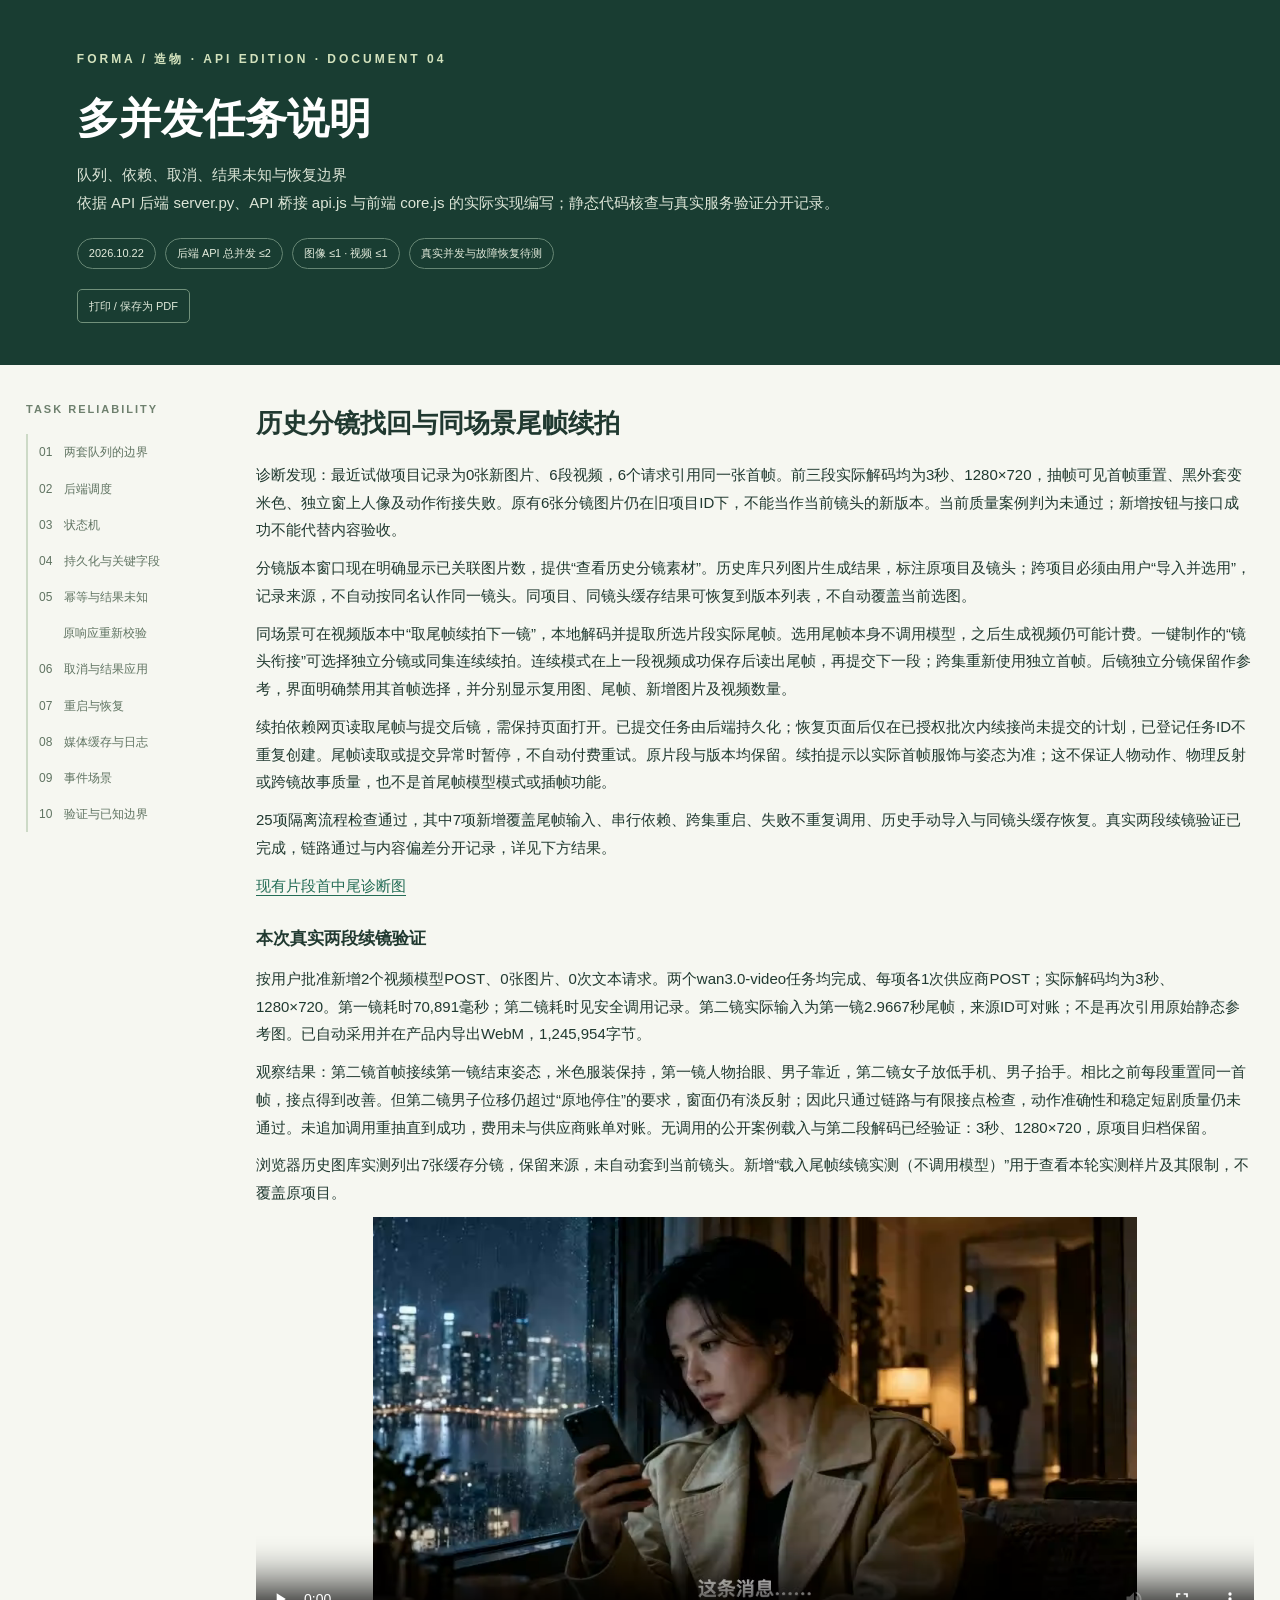
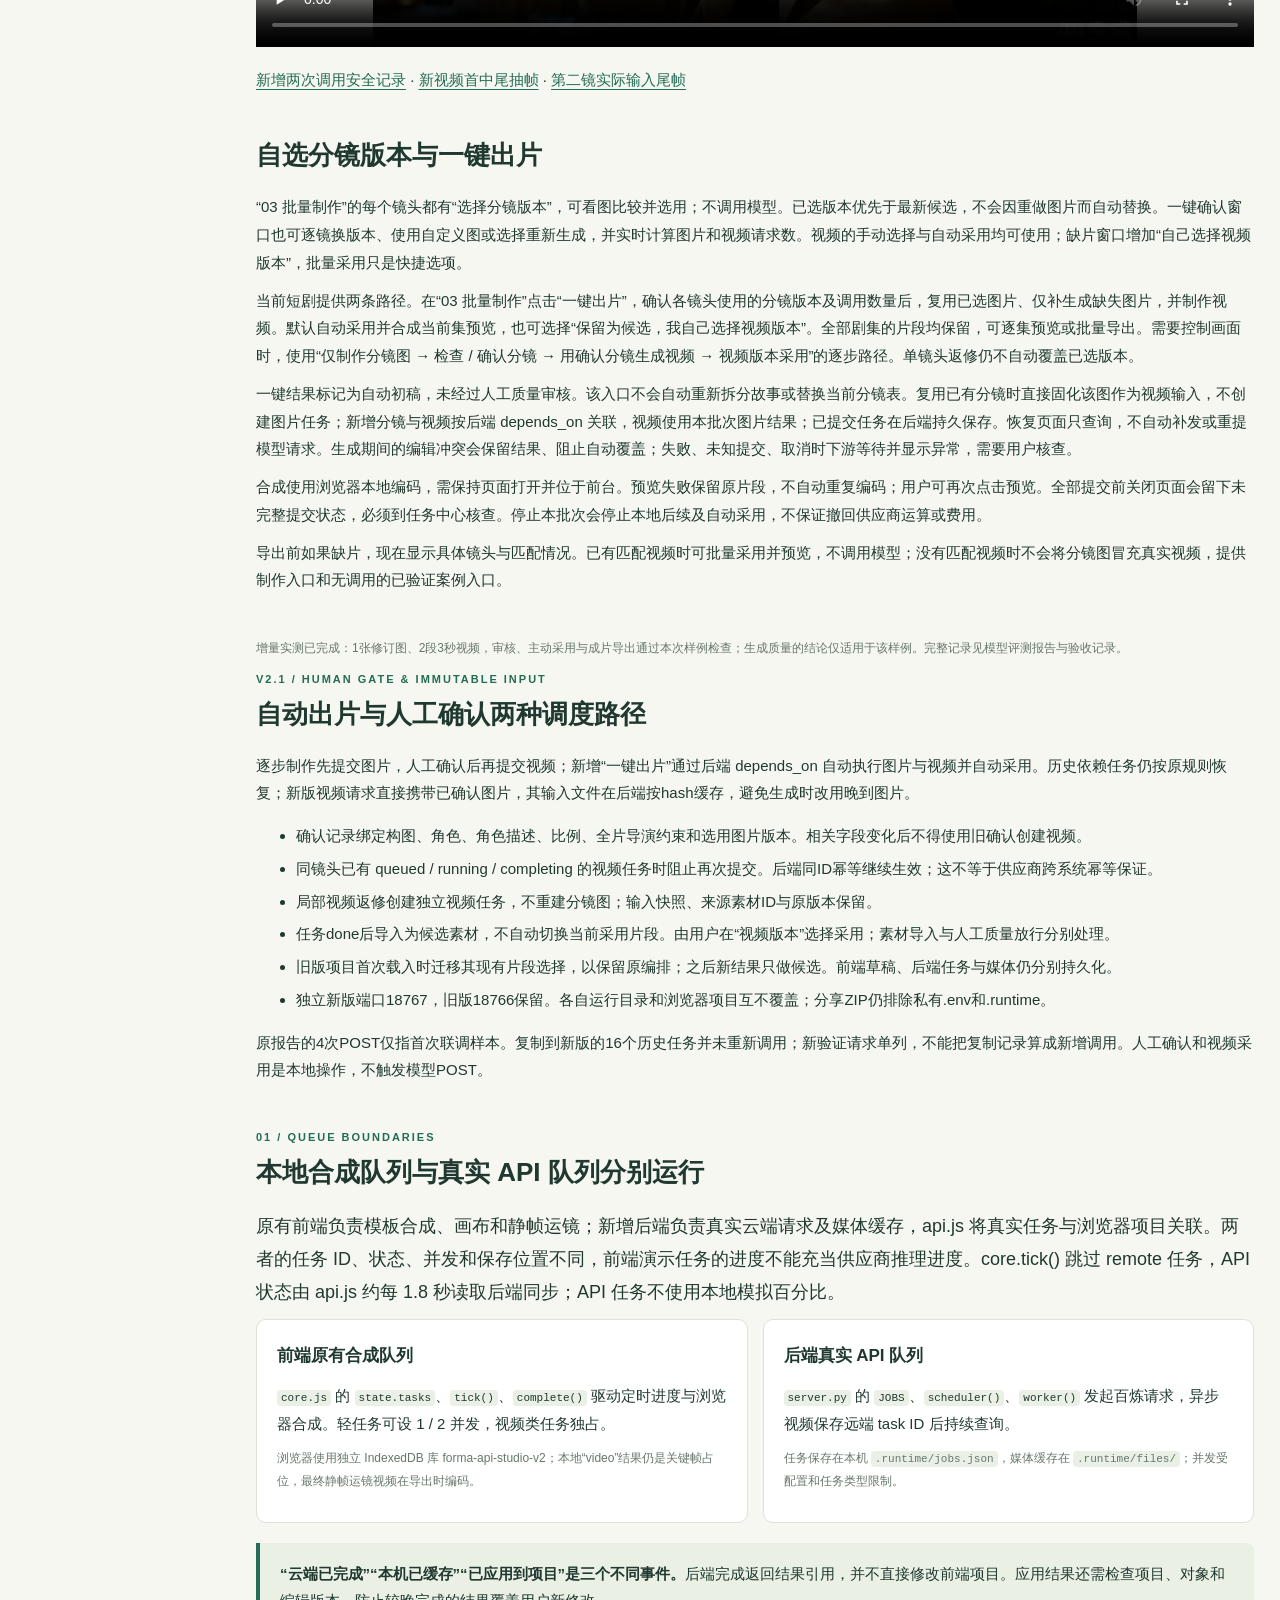
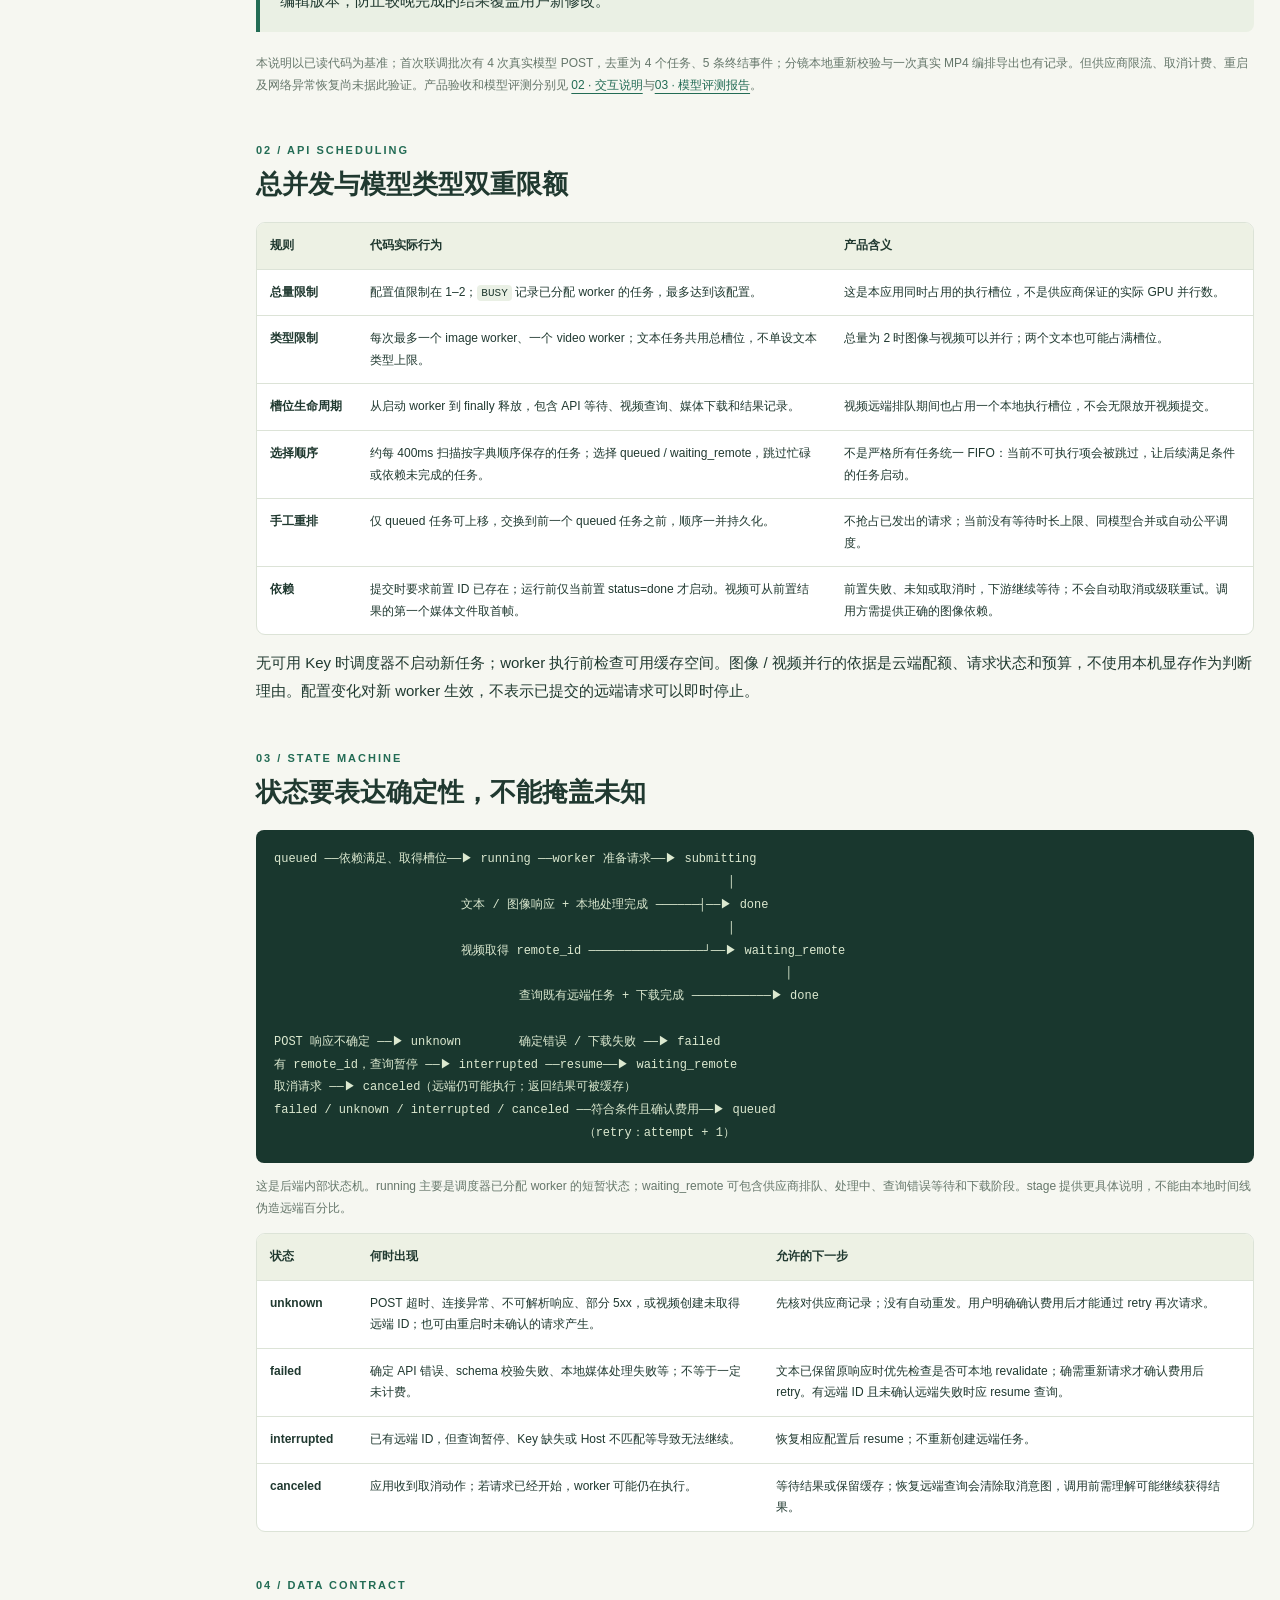
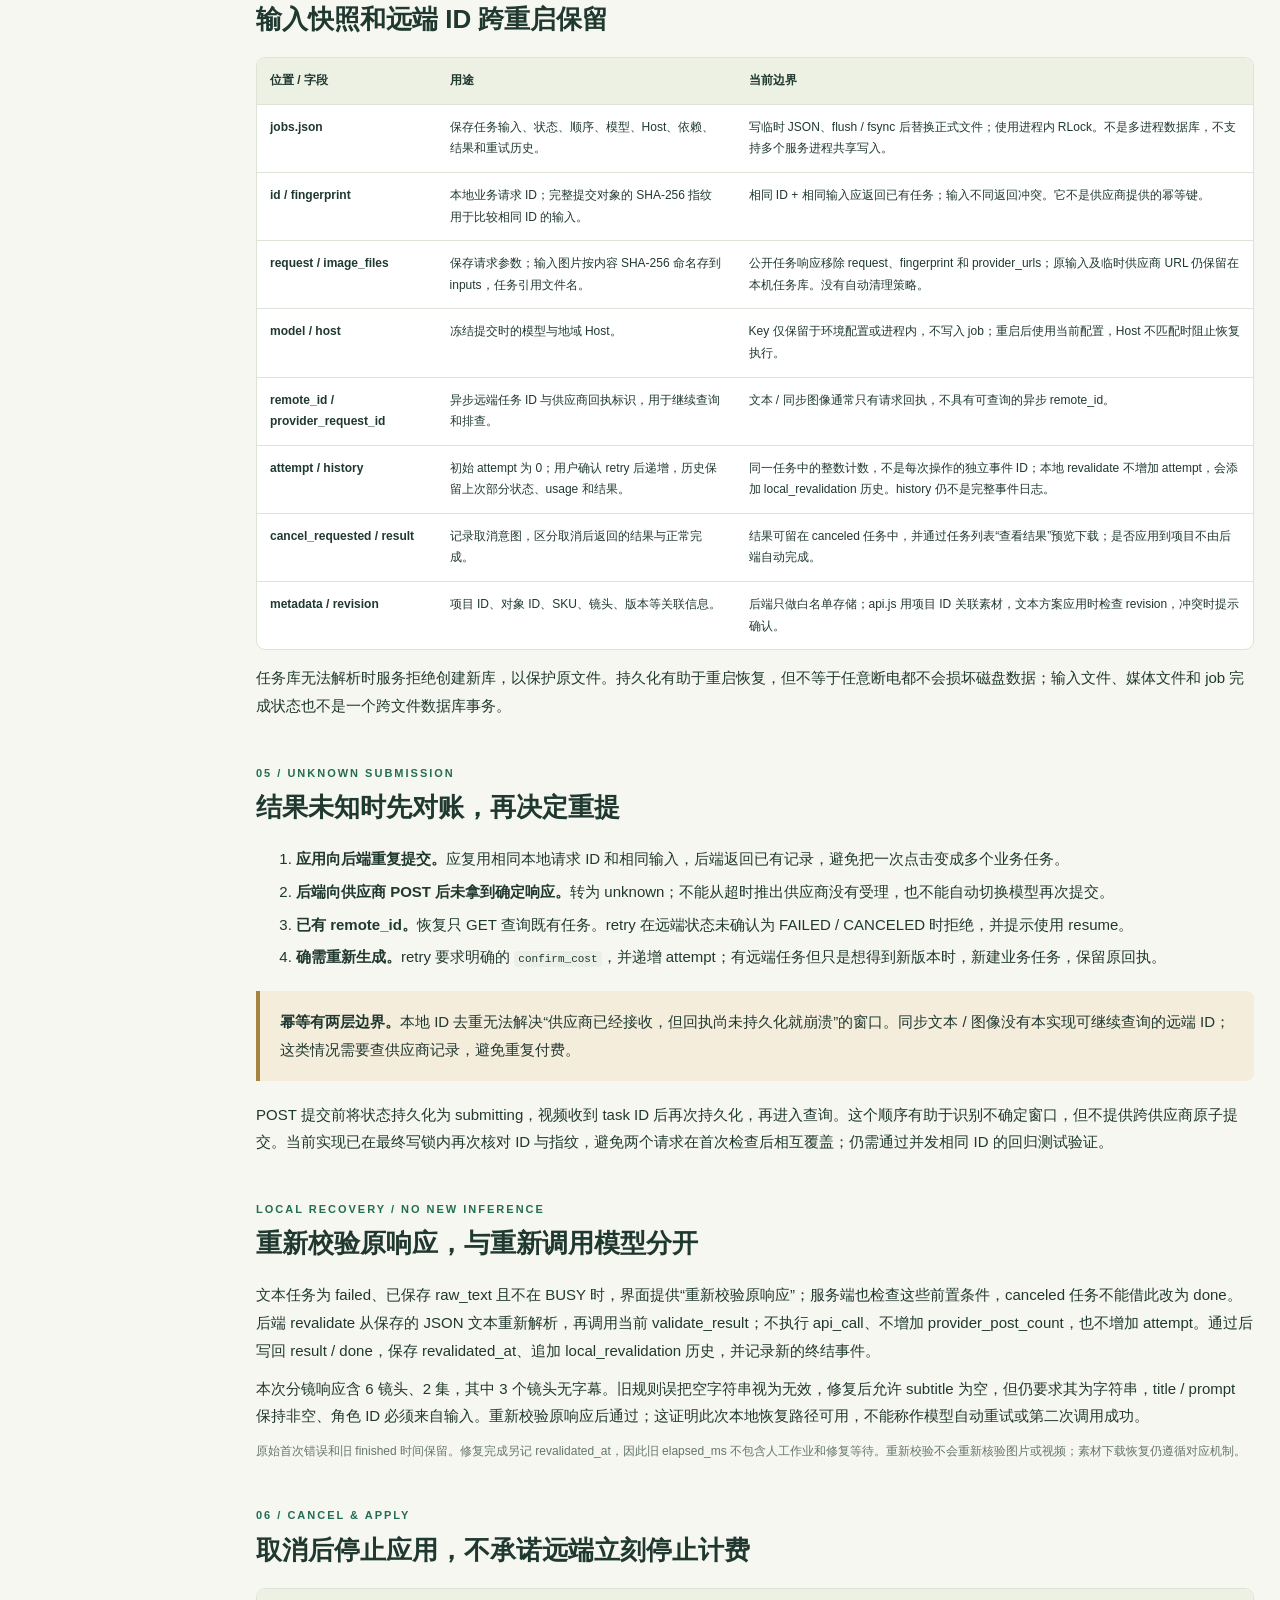
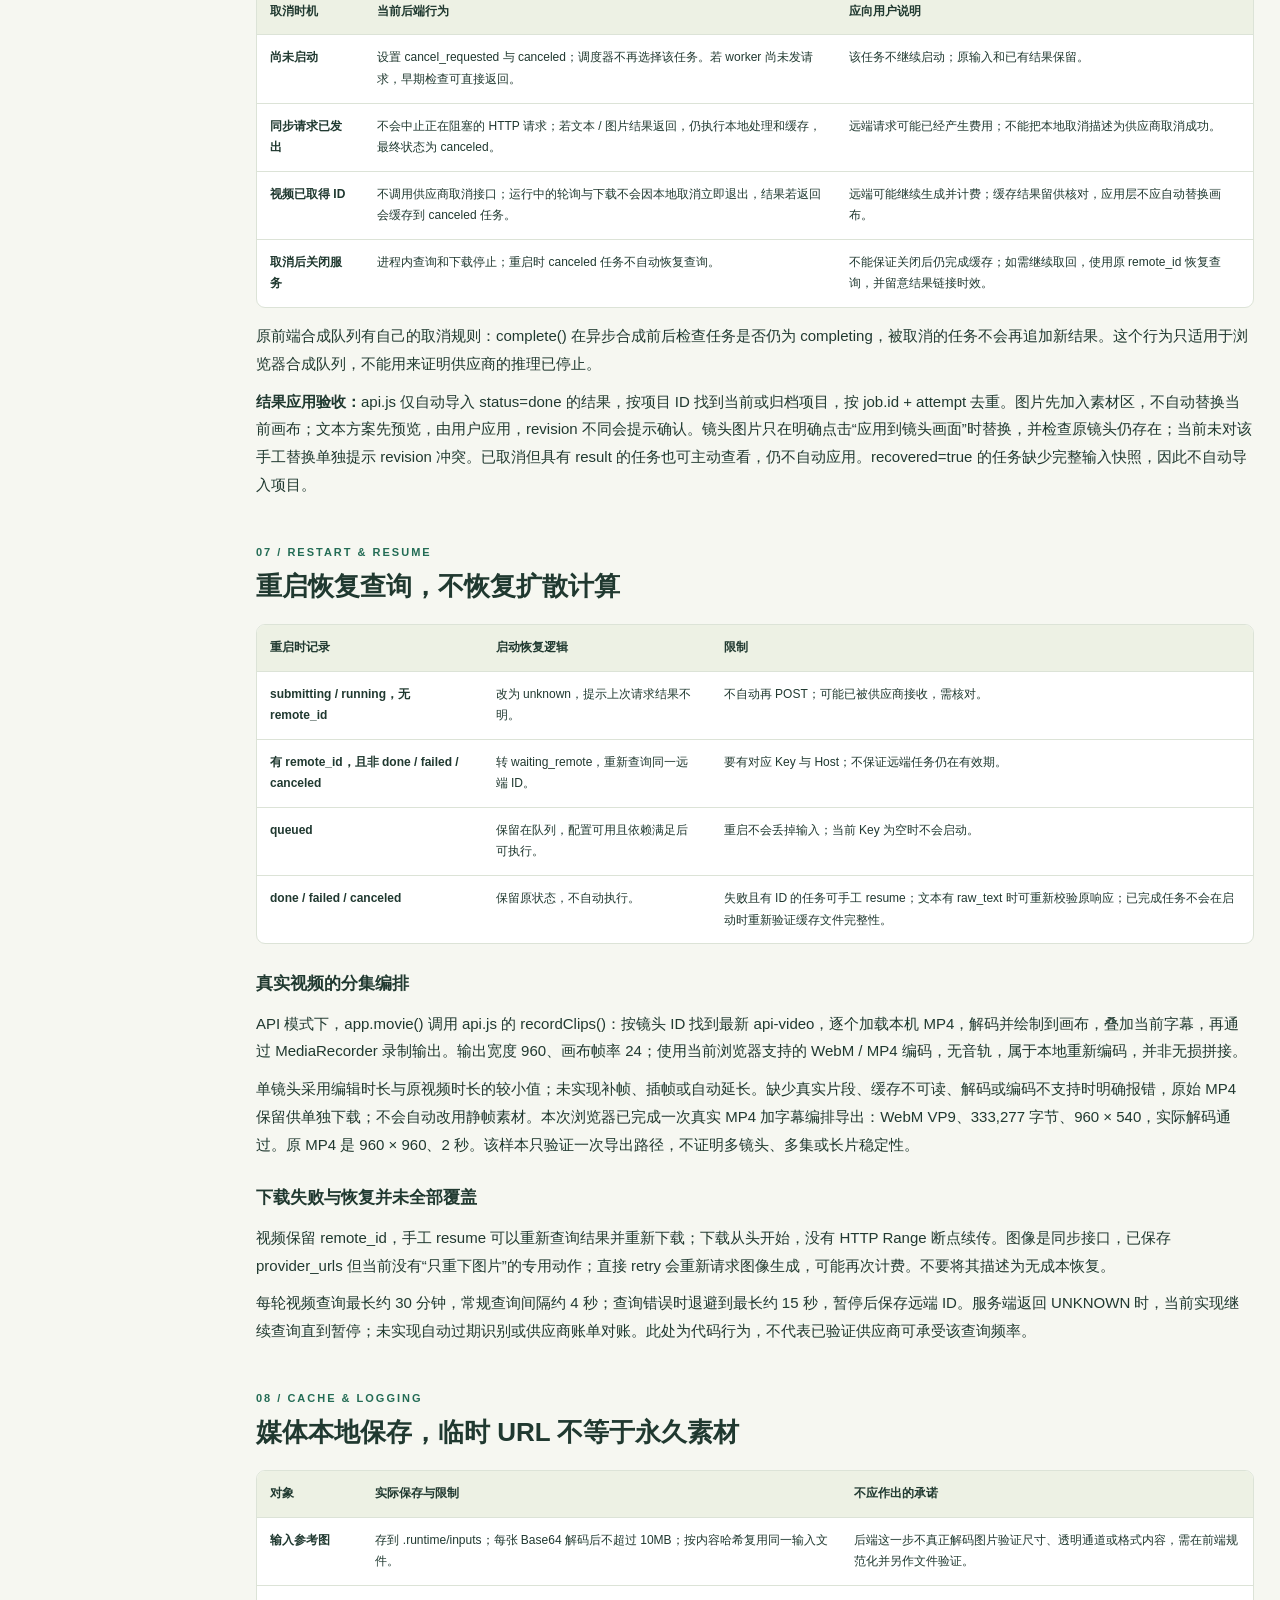
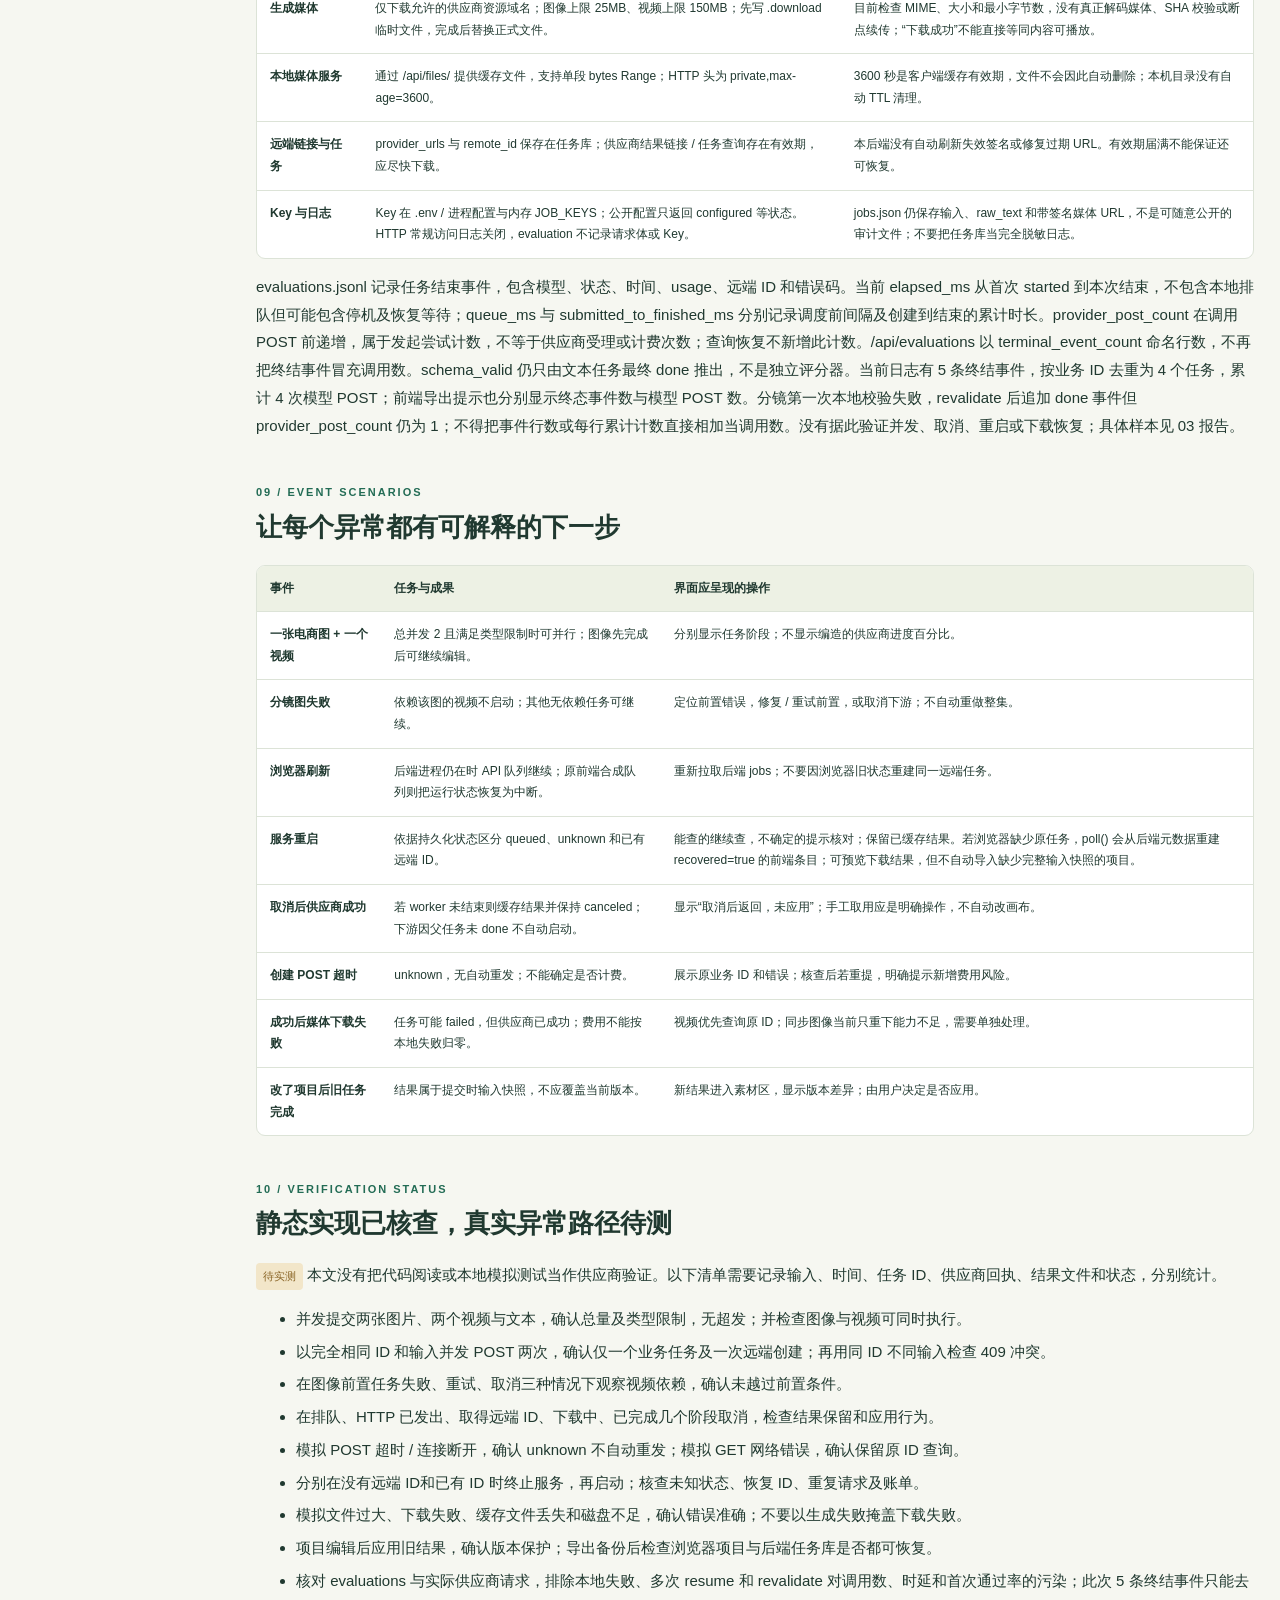
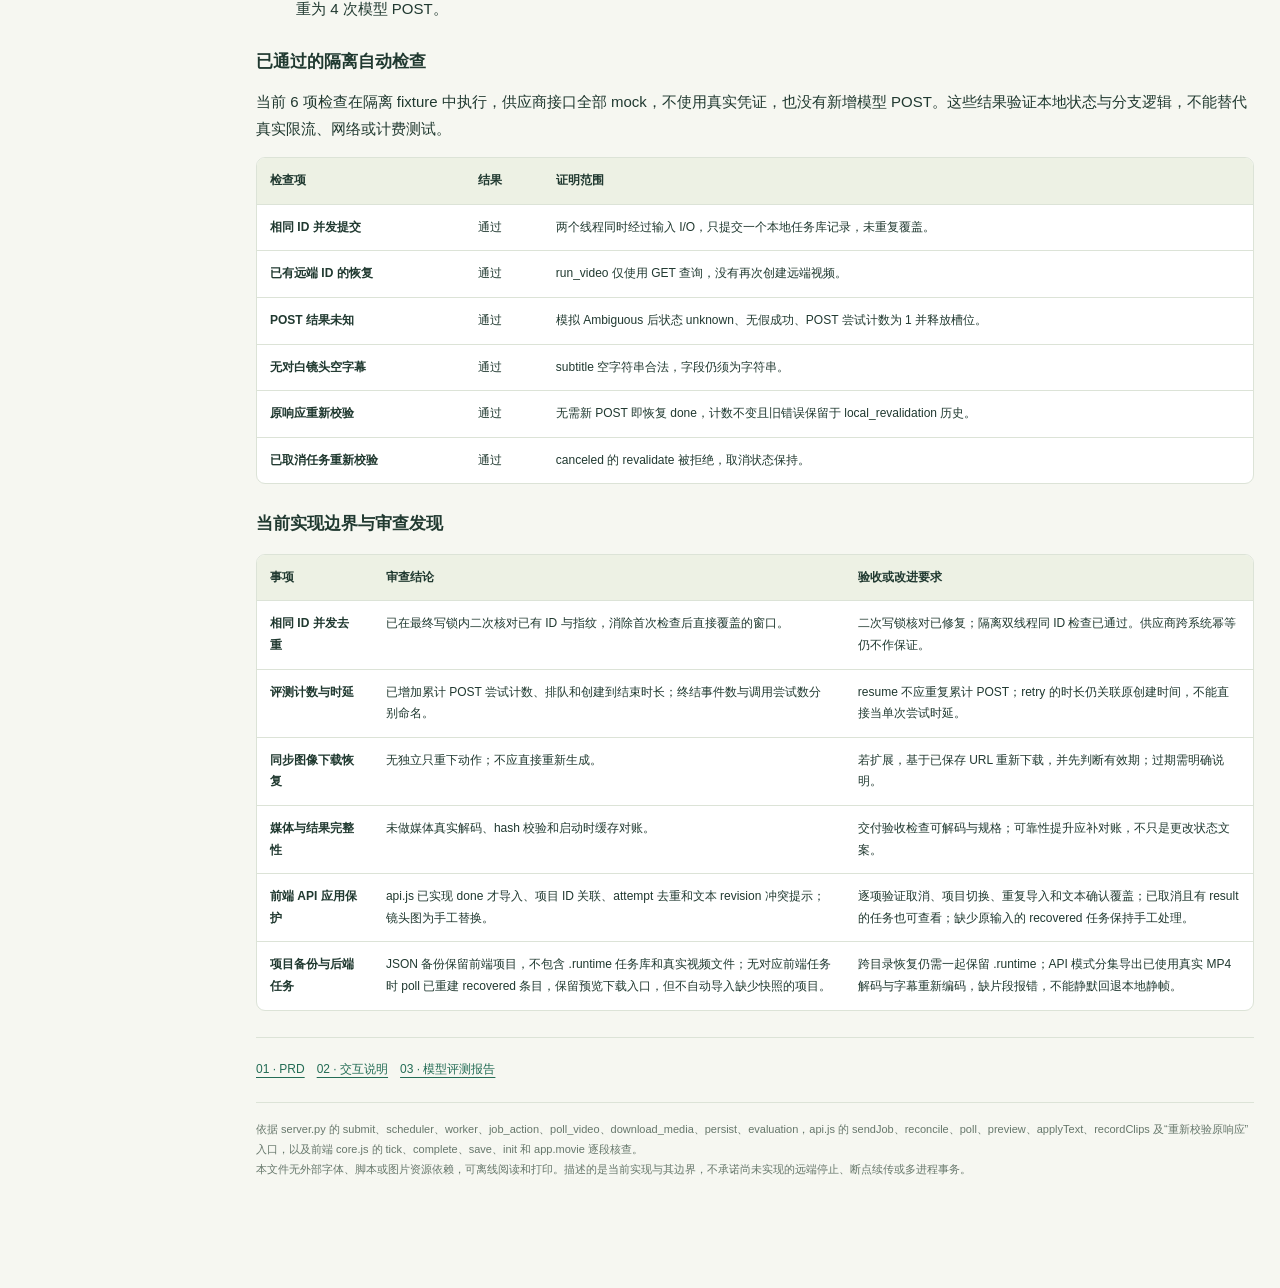
<file: 04_多并发任务说明.html>
<!doctype html><html lang="zh-CN"><head><meta charset="utf-8"><meta name="viewport" content="width=device-width,initial-scale=1"><title>04 · 多并发任务说明 | Forma API 版</title><style>
:root{--ink:#203930;--green:#236c55;--muted:#66776b;--line:#dce3d7;--bg:#f6f7f1}*{box-sizing:border-box}html{scroll-behavior:smooth}body{margin:0;background:var(--bg);color:var(--ink);font:15px/1.85 -apple-system,BlinkMacSystemFont,"PingFang SC","Microsoft YaHei",sans-serif}a{color:var(--green);text-underline-offset:4px}header{padding:48px max(6vw,24px) 42px;background:#193d32;color:white}.brand{font-size:12px;letter-spacing:3px;color:#d3e2bd;font-weight:750}h1{font-size:42px;margin:22px 0 14px;line-height:1.3}header p{color:#dce5d7;margin:0;max-width:950px}.tags{display:flex;gap:9px;flex-wrap:wrap;margin-top:22px}.tags span{font-size:11px;border:1px solid #668674;border-radius:30px;padding:4px 11px;color:#e3ebdc}.wrap{max-width:1300px;margin:auto;padding:34px 26px 65px;display:grid;grid-template-columns:190px minmax(0,1fr);gap:40px}aside{position:sticky;top:20px;align-self:start;font-size:12px}aside strong{display:block;font-size:11px;letter-spacing:2px;color:#6e806e;margin-bottom:15px}aside a{display:block;text-decoration:none;color:#607462;border-left:2px solid #cddac7;padding:7px 11px}main{min-width:0}section{margin-bottom:43px;scroll-margin-top:22px}.kicker{font-size:11px;letter-spacing:2px;font-weight:800;color:var(--green)}h2{font-size:26px;line-height:1.5;margin:5px 0 18px}h3{font-size:17px;margin:24px 0 10px}p{margin:10px 0}.lead{font-size:18px}.callout{padding:17px 20px;border-left:4px solid var(--green);background:#eaf0e4;border-radius:0 8px 8px 0;margin:20px 0}.callout.warn{background:#f4eddc;border-color:#a58340}.callout p{margin:0}.grid{display:grid;grid-template-columns:1fr 1fr;gap:15px}.card{background:#fff;border:1px solid var(--line);border-radius:10px;padding:20px}.card h3{margin-top:0}.small{font-size:12px;color:var(--muted)}.table-wrap{overflow:auto;background:#fff;border:1px solid var(--line);border-radius:9px;margin:14px 0}table{width:100%;border-collapse:collapse;font-size:12px;line-height:1.8}th,td{vertical-align:top;text-align:left;padding:12px 13px;border-bottom:1px solid var(--line)}th{background:#edf1e4;white-space:nowrap}td:first-child{font-weight:650;min-width:100px}tr:last-child td{border-bottom:0}code{font:11px/1.7 ui-monospace,SFMono-Regular,Consolas,monospace;background:#eaf0e5;border-radius:4px;padding:2px 4px;overflow-wrap:anywhere}pre{white-space:pre-wrap;word-break:break-word;background:#19372e;color:#dce9d0;padding:18px;border-radius:8px;font:12px/1.9 ui-monospace,SFMono-Regular,Consolas,monospace}.steps{display:flex;gap:7px;flex-wrap:wrap;margin:18px 0}.steps span{flex:1;min-width:110px;background:#fff;border:1px solid var(--line);border-radius:6px;padding:10px;font-size:12px}.steps i{font-style:normal;align-self:center;color:#76956e}.badge{display:inline-block;font-size:11px;background:#f2e6c9;color:#886324;border-radius:4px;padding:3px 7px}.links{display:flex;gap:12px;flex-wrap:wrap;border-top:1px solid var(--line);padding-top:20px;margin-top:26px;font-size:12px}.foot{font-size:11px;color:var(--muted);margin-top:22px;border-top:1px solid var(--line);padding-top:16px}li{margin-bottom:5px}button{font:inherit;background:none;color:#e1eadb;border:1px solid #71917b;padding:6px 11px;border-radius:5px;font-size:11px;margin-top:20px;cursor:pointer}
@media(max-width:900px){.wrap{display:block;padding:28px 20px}aside{display:none}.grid{grid-template-columns:1fr}h1{font-size:32px}}@media screen and (max-width:650px){.table-wrap table{min-width:650px}.table-wrap:before{content:'表格可左右滑动查看';display:block;position:sticky;left:0;padding:6px 12px;background:#edf1e4;color:#6e806e;font-size:11px}.steps i{display:none}}@media print{body{background:#fff;font-size:9.5pt;line-height:1.65}header{background:white;color:#203930;padding:20px 0;border-bottom:3px solid #236c55}header p,.brand,.tags span{color:#385c46}.tags span{border-color:#bccbb4}h1{font-size:26pt;margin-top:15px}aside,button{display:none}.wrap{display:block;padding:22px 0}h2{font-size:17pt;break-after:avoid}h3{font-size:12pt;break-after:avoid}section{margin-bottom:24px}table{font-size:8.3pt}th,td{padding:8px}tr,.card,.callout{break-inside:avoid}.table-wrap{overflow:visible;border-radius:0}.grid{display:grid;grid-template-columns:1fr 1fr}.card{padding:12px}.small{font-size:8pt}pre{font-size:8pt;break-inside:avoid}@page{size:A4;margin:16mm 14mm}}
</style></head><body>
<header><div class="brand">FORMA / 造物 · API EDITION · DOCUMENT 04</div><h1>多并发任务说明</h1><p>队列、依赖、取消、结果未知与恢复边界<br>依据 API 后端 server.py、API 桥接 api.js 与前端 core.js 的实际实现编写；静态代码核查与真实服务验证分开记录。</p><div class="tags"><span>2026.10.22</span><span>后端 API 总并发 ≤2</span><span>图像 ≤1 · 视频 ≤1</span><span>真实并发与故障恢复待测</span></div><button onclick="window.print()">打印 / 保存为 PDF</button></header>
<div class="wrap"><aside aria-label="说明目录"><strong>TASK RELIABILITY</strong><a href="#boundary">01　两套队列的边界</a><a href="#scheduler">02　后端调度</a><a href="#states">03　状态机</a><a href="#fields">04　持久化与关键字段</a><a href="#idempotency">05　幂等与结果未知</a><a href="#revalidation">　　原响应重新校验</a><a href="#cancel">06　取消与结果应用</a><a href="#recovery">07　重启与恢复</a><a href="#media">08　媒体缓存与日志</a><a href="#scenarios">09　事件场景</a><a href="#validation">10　验证与已知边界</a></aside><main><section id="history-continuity-update"><h2>历史分镜找回与同场景尾帧续拍</h2>
<p>诊断发现：最近试做项目记录为0张新图片、6段视频，6个请求引用同一张首帧。前三段实际解码均为3秒、1280×720，抽帧可见首帧重置、黑外套变米色、独立窗上人像及动作衔接失败。原有6张分镜图片仍在旧项目ID下，不能当作当前镜头的新版本。当前质量案例判为未通过；新增按钮与接口成功不能代替内容验收。</p>
<p>分镜版本窗口现在明确显示已关联图片数，提供“查看历史分镜素材”。历史库只列图片生成结果，标注原项目及镜头；跨项目必须由用户“导入并选用”，记录来源，不自动按同名认作同一镜头。同项目、同镜头缓存结果可恢复到版本列表，不自动覆盖当前选图。</p>
<p>同场景可在视频版本中“取尾帧续拍下一镜”，本地解码并提取所选片段实际尾帧。选用尾帧本身不调用模型，之后生成视频仍可能计费。一键制作的“镜头衔接”可选择独立分镜或同集连续续拍。连续模式在上一段视频成功保存后读出尾帧，再提交下一段；跨集重新使用独立首帧。后镜独立分镜保留作参考，界面明确禁用其首帧选择，并分别显示复用图、尾帧、新增图片及视频数量。</p>
<p>续拍依赖网页读取尾帧与提交后镜，需保持页面打开。已提交任务由后端持久化；恢复页面后仅在已授权批次内续接尚未提交的计划，已登记任务ID不重复创建。尾帧读取或提交异常时暂停，不自动付费重试。原片段与版本均保留。续拍提示以实际首帧服饰与姿态为准；这不保证人物动作、物理反射或跨镜故事质量，也不是首尾帧模型模式或插帧功能。</p>
<p>25项隔离流程检查通过，其中7项新增覆盖尾帧输入、串行依赖、跨集重启、失败不重复调用、历史手动导入与同镜头缓存恢复。真实两段续镜验证已完成，链路通过与内容偏差分开记录，详见下方结果。</p>
<a href="实测样例/现有视频_首中尾诊断.png">现有片段首中尾诊断图</a><div id="continuity-live-results"><h3>本次真实两段续镜验证</h3><p>按用户批准新增2个视频模型POST、0张图片、0次文本请求。两个wan3.0-video任务均完成、每项各1次供应商POST；实际解码均为3秒、1280×720。第一镜耗时70,891毫秒；第二镜耗时见安全调用记录。第二镜实际输入为第一镜2.9667秒尾帧，来源ID可对账；不是再次引用原始静态参考图。已自动采用并在产品内导出WebM，1,245,954字节。</p><p>观察结果：第二镜首帧接续第一镜结束姿态，米色服装保持，第一镜人物抬眼、男子靠近，第二镜女子放低手机、男子抬手。相比之前每段重置同一首帧，接点得到改善。但第二镜男子位移仍超过“原地停住”的要求，窗面仍有淡反射；因此只通过链路与有限接点检查，动作准确性和稳定短剧质量仍未通过。未追加调用重抽直到成功，费用未与供应商账单对账。无调用的公开案例载入与第二段解码已经验证：3秒、1280×720，原项目归档保留。</p><p>浏览器历史图库实测列出7张缓存分镜，保留来源，未自动套到当前镜头。新增“载入尾帧续镜实测（不调用模型）”用于查看本轮实测样片及其限制，不覆盖原项目。</p><video controls preload="metadata" src="实测样例/续镜实测_两镜头成片.webm" style="width:100%;max-height:430px"></video><p><a href="实测样例/续镜实测_调用记录.json">新增两次调用安全记录</a> · <a href="实测样例/续镜实测_首中尾诊断.png">新视频首中尾抽帧</a> · <a href="实测样例/续镜实测_第二镜实际输入尾帧.jpg">第二镜实际输入尾帧</a></p></div></section><section id="oneclick-update"><h2>自选分镜版本与一键出片</h2><p>“03 批量制作”的每个镜头都有“选择分镜版本”，可看图比较并选用；不调用模型。已选版本优先于最新候选，不会因重做图片而自动替换。一键确认窗口也可逐镜换版本、使用自定义图或选择重新生成，并实时计算图片和视频请求数。视频的手动选择与自动采用均可使用；缺片窗口增加“自己选择视频版本”，批量采用只是快捷选项。</p><p>当前短剧提供两条路径。在“03 批量制作”点击“一键出片”，确认各镜头使用的分镜版本及调用数量后，复用已选图片、仅补生成缺失图片，并制作视频。默认自动采用并合成当前集预览，也可选择“保留为候选，我自己选择视频版本”。全部剧集的片段均保留，可逐集预览或批量导出。需要控制画面时，使用“仅制作分镜图 → 检查 / 确认分镜 → 用确认分镜生成视频 → 视频版本采用”的逐步路径。单镜头返修仍不自动覆盖已选版本。</p><p>一键结果标记为自动初稿，未经过人工质量审核。该入口不会自动重新拆分故事或替换当前分镜表。复用已有分镜时直接固化该图作为视频输入，不创建图片任务；新增分镜与视频按后端 depends_on 关联，视频使用本批次图片结果；已提交任务在后端持久保存。恢复页面只查询，不自动补发或重提模型请求。生成期间的编辑冲突会保留结果、阻止自动覆盖；失败、未知提交、取消时下游等待并显示异常，需要用户核查。</p><p>合成使用浏览器本地编码，需保持页面打开并位于前台。预览失败保留原片段，不自动重复编码；用户可再次点击预览。全部提交前关闭页面会留下未完整提交状态，必须到任务中心核查。停止本批次会停止本地后续及自动采用，不保证撤回供应商运算或费用。</p><p>导出前如果缺片，现在显示具体镜头与匹配情况。已有匹配视频时可批量采用并预览，不调用模型；没有匹配视频时不会将分镜图冒充真实视频，提供制作入口和无调用的已验证案例入口。</p></section><section id="v21"><p class="small">增量实测已完成：1张修订图、2段3秒视频，审核、主动采用与成片导出通过本次样例检查；生成质量的结论仅适用于该样例。完整记录见模型评测报告与验收记录。</p><div class="kicker">V2.1 / HUMAN GATE & IMMUTABLE INPUT</div><h2>自动出片与人工确认两种调度路径</h2><p>逐步制作先提交图片，人工确认后再提交视频；新增“一键出片”通过后端 depends_on 自动执行图片与视频并自动采用。历史依赖任务仍按原规则恢复；新版视频请求直接携带已确认图片，其输入文件在后端按hash缓存，避免生成时改用晚到图片。</p><ul><li>确认记录绑定构图、角色、角色描述、比例、全片导演约束和选用图片版本。相关字段变化后不得使用旧确认创建视频。</li><li>同镜头已有 queued / running / completing 的视频任务时阻止再次提交。后端同ID幂等继续生效；这不等于供应商跨系统幂等保证。</li><li>局部视频返修创建独立视频任务，不重建分镜图；输入快照、来源素材ID与原版本保留。</li><li>任务done后导入为候选素材，不自动切换当前采用片段。由用户在“视频版本”选择采用；素材导入与人工质量放行分别处理。</li><li>旧版项目首次载入时迁移其现有片段选择，以保留原编排；之后新结果只做候选。前端草稿、后端任务与媒体仍分别持久化。</li><li>独立新版端口18767，旧版18766保留。各自运行目录和浏览器项目互不覆盖；分享ZIP仍排除私有.env和.runtime。</li></ul><p>原报告的4次POST仅指首次联调样本。复制到新版的16个历史任务并未重新调用；新验证请求单列，不能把复制记录算成新增调用。人工确认和视频采用是本地操作，不触发模型POST。</p></section>
<section id="boundary"><div class="kicker">01 / QUEUE BOUNDARIES</div><h2>本地合成队列与真实 API 队列分别运行</h2><p class="lead">原有前端负责模板合成、画布和静帧运镜；新增后端负责真实云端请求及媒体缓存，api.js 将真实任务与浏览器项目关联。两者的任务 ID、状态、并发和保存位置不同，前端演示任务的进度不能充当供应商推理进度。core.tick() 跳过 remote 任务，API 状态由 api.js 约每 1.8 秒读取后端同步；API 任务不使用本地模拟百分比。</p><div class="grid"><div class="card"><h3>前端原有合成队列</h3><p><code>core.js</code> 的 <code>state.tasks</code>、<code>tick()</code>、<code>complete()</code> 驱动定时进度与浏览器合成。轻任务可设 1 / 2 并发，视频类任务独占。</p><p class="small">浏览器使用独立 IndexedDB 库 forma-api-studio-v2；本地“video”结果仍是关键帧占位，最终静帧运镜视频在导出时编码。</p></div><div class="card"><h3>后端真实 API 队列</h3><p><code>server.py</code> 的 <code>JOBS</code>、<code>scheduler()</code>、<code>worker()</code> 发起百炼请求，异步视频保存远端 task ID 后持续查询。</p><p class="small">任务保存在本机 <code>.runtime/jobs.json</code>，媒体缓存在 <code>.runtime/files/</code>；并发受配置和任务类型限制。</p></div></div>
<div class="callout"><p><strong>“云端已完成”“本机已缓存”“已应用到项目”是三个不同事件。</strong>后端完成返回结果引用，并不直接修改前端项目。应用结果还需检查项目、对象和编辑版本，防止较晚完成的结果覆盖用户新修改。</p></div><p class="small">本说明以已读代码为基准；首次联调批次有 4 次真实模型 POST，去重为 4 个任务、5 条终结事件；分镜本地重新校验与一次真实 MP4 编排导出也有记录。但供应商限流、取消计费、重启及网络异常恢复尚未据此验证。产品验收和模型评测分别见 <a href="02_交互说明.html">02 · 交互说明</a>与<a href="03_模型评测报告.html">03 · 模型评测报告</a>。</p></section>

<section id="scheduler"><div class="kicker">02 / API SCHEDULING</div><h2>总并发与模型类型双重限额</h2><div class="table-wrap"><table><thead><tr><th>规则</th><th>代码实际行为</th><th>产品含义</th></tr></thead><tbody><tr><td>总量限制</td><td>配置值限制在 1–2；<code>BUSY</code> 记录已分配 worker 的任务，最多达到该配置。</td><td>这是本应用同时占用的执行槽位，不是供应商保证的实际 GPU 并行数。</td></tr><tr><td>类型限制</td><td>每次最多一个 image worker、一个 video worker；文本任务共用总槽位，不单设文本类型上限。</td><td>总量为 2 时图像与视频可以并行；两个文本也可能占满槽位。</td></tr><tr><td>槽位生命周期</td><td>从启动 worker 到 finally 释放，包含 API 等待、视频查询、媒体下载和结果记录。</td><td>视频远端排队期间也占用一个本地执行槽位，不会无限放开视频提交。</td></tr><tr><td>选择顺序</td><td>约每 400ms 扫描按字典顺序保存的任务；选择 queued / waiting_remote，跳过忙碌或依赖未完成的任务。</td><td>不是严格所有任务统一 FIFO：当前不可执行项会被跳过，让后续满足条件的任务启动。</td></tr><tr><td>手工重排</td><td>仅 queued 任务可上移，交换到前一个 queued 任务之前，顺序一并持久化。</td><td>不抢占已发出的请求；当前没有等待时长上限、同模型合并或自动公平调度。</td></tr><tr><td>依赖</td><td>提交时要求前置 ID 已存在；运行前仅当前置 status=done 才启动。视频可从前置结果的第一个媒体文件取首帧。</td><td>前置失败、未知或取消时，下游继续等待；不会自动取消或级联重试。调用方需提供正确的图像依赖。</td></tr></tbody></table></div><p>无可用 Key 时调度器不启动新任务；worker 执行前检查可用缓存空间。图像 / 视频并行的依据是云端配额、请求状态和预算，不使用本机显存作为判断理由。配置变化对新 worker 生效，不表示已提交的远端请求可以即时停止。</p></section>

<section id="states"><div class="kicker">03 / STATE MACHINE</div><h2>状态要表达确定性，不能掩盖未知</h2><pre>queued ──依赖满足、取得槽位──▶ running ──worker 准备请求──▶ submitting
                                                               │
                          文本 / 图像响应 + 本地处理完成 ──────┤──▶ done
                                                               │
                          视频取得 remote_id ────────────────┘──▶ waiting_remote
                                                                       │
                                  查询既有远端任务 + 下载完成 ───────────▶ done

POST 响应不确定 ──▶ unknown        确定错误 / 下载失败 ──▶ failed
有 remote_id，查询暂停 ──▶ interrupted ──resume──▶ waiting_remote
取消请求 ──▶ canceled（远端仍可能执行；返回结果可被缓存）
failed / unknown / interrupted / canceled ──符合条件且确认费用──▶ queued
                                           （retry：attempt + 1）</pre>
<p class="small">这是后端内部状态机。running 主要是调度器已分配 worker 的短暂状态；waiting_remote 可包含供应商排队、处理中、查询错误等待和下载阶段。stage 提供更具体说明，不能由本地时间线伪造远端百分比。</p><div class="table-wrap"><table><thead><tr><th>状态</th><th>何时出现</th><th>允许的下一步</th></tr></thead><tbody><tr><td>unknown</td><td>POST 超时、连接异常、不可解析响应、部分 5xx，或视频创建未取得远端 ID；也可由重启时未确认的请求产生。</td><td>先核对供应商记录；没有自动重发。用户明确确认费用后才能通过 retry 再次请求。</td></tr><tr><td>failed</td><td>确定 API 错误、schema 校验失败、本地媒体处理失败等；不等于一定未计费。</td><td>文本已保留原响应时优先检查是否可本地 revalidate；确需重新请求才确认费用后 retry。有远端 ID 且未确认远端失败时应 resume 查询。</td></tr><tr><td>interrupted</td><td>已有远端 ID，但查询暂停、Key 缺失或 Host 不匹配等导致无法继续。</td><td>恢复相应配置后 resume；不重新创建远端任务。</td></tr><tr><td>canceled</td><td>应用收到取消动作；若请求已经开始，worker 可能仍在执行。</td><td>等待结果或保留缓存；恢复远端查询会清除取消意图，调用前需理解可能继续获得结果。</td></tr></tbody></table></div></section>

<section id="fields"><div class="kicker">04 / DATA CONTRACT</div><h2>输入快照和远端 ID 跨重启保留</h2><div class="table-wrap"><table><thead><tr><th>位置 / 字段</th><th>用途</th><th>当前边界</th></tr></thead><tbody><tr><td>jobs.json</td><td>保存任务输入、状态、顺序、模型、Host、依赖、结果和重试历史。</td><td>写临时 JSON、flush / fsync 后替换正式文件；使用进程内 RLock。不是多进程数据库，不支持多个服务进程共享写入。</td></tr><tr><td>id / fingerprint</td><td>本地业务请求 ID；完整提交对象的 SHA-256 指纹用于比较相同 ID 的输入。</td><td>相同 ID + 相同输入应返回已有任务；输入不同返回冲突。它不是供应商提供的幂等键。</td></tr><tr><td>request / image_files</td><td>保存请求参数；输入图片按内容 SHA-256 命名存到 inputs，任务引用文件名。</td><td>公开任务响应移除 request、fingerprint 和 provider_urls；原输入及临时供应商 URL 仍保留在本机任务库。没有自动清理策略。</td></tr><tr><td>model / host</td><td>冻结提交时的模型与地域 Host。</td><td>Key 仅保留于环境配置或进程内，不写入 job；重启后使用当前配置，Host 不匹配时阻止恢复执行。</td></tr><tr><td>remote_id / provider_request_id</td><td>异步远端任务 ID 与供应商回执标识，用于继续查询和排查。</td><td>文本 / 同步图像通常只有请求回执，不具有可查询的异步 remote_id。</td></tr><tr><td>attempt / history</td><td>初始 attempt 为 0；用户确认 retry 后递增，历史保留上次部分状态、usage 和结果。</td><td>同一任务中的整数计数，不是每次操作的独立事件 ID；本地 revalidate 不增加 attempt，会添加 local_revalidation 历史。history 仍不是完整事件日志。</td></tr><tr><td>cancel_requested / result</td><td>记录取消意图，区分取消后返回的结果与正常完成。</td><td>结果可留在 canceled 任务中，并通过任务列表“查看结果”预览下载；是否应用到项目不由后端自动完成。</td></tr><tr><td>metadata / revision</td><td>项目 ID、对象 ID、SKU、镜头、版本等关联信息。</td><td>后端只做白名单存储；api.js 用项目 ID 关联素材，文本方案应用时检查 revision，冲突时提示确认。</td></tr></tbody></table></div>
<p>任务库无法解析时服务拒绝创建新库，以保护原文件。持久化有助于重启恢复，但不等于任意断电都不会损坏磁盘数据；输入文件、媒体文件和 job 完成状态也不是一个跨文件数据库事务。</p></section>

<section id="idempotency"><div class="kicker">05 / UNKNOWN SUBMISSION</div><h2>结果未知时先对账，再决定重提</h2><ol><li><strong>应用向后端重复提交。</strong>应复用相同本地请求 ID 和相同输入，后端返回已有记录，避免把一次点击变成多个业务任务。</li><li><strong>后端向供应商 POST 后未拿到确定响应。</strong>转为 unknown；不能从超时推出供应商没有受理，也不能自动切换模型再次提交。</li><li><strong>已有 remote_id。</strong>恢复只 GET 查询既有任务。retry 在远端状态未确认为 FAILED / CANCELED 时拒绝，并提示使用 resume。</li><li><strong>确需重新生成。</strong>retry 要求明确的 <code>confirm_cost</code>，并递增 attempt；有远端任务但只是想得到新版本时，新建业务任务，保留原回执。</li></ol>
<div class="callout warn"><p><strong>幂等有两层边界。</strong>本地 ID 去重无法解决“供应商已经接收，但回执尚未持久化就崩溃”的窗口。同步文本 / 图像没有本实现可继续查询的远端 ID；这类情况需要查供应商记录，避免重复付费。</p></div>
<p>POST 提交前将状态持久化为 submitting，视频收到 task ID 后再次持久化，再进入查询。这个顺序有助于识别不确定窗口，但不提供跨供应商原子提交。当前实现已在最终写锁内再次核对 ID 与指纹，避免两个请求在首次检查后相互覆盖；仍需通过并发相同 ID 的回归测试验证。</p></section>

<section id="revalidation"><div class="kicker">LOCAL RECOVERY / NO NEW INFERENCE</div><h2>重新校验原响应，与重新调用模型分开</h2><p>文本任务为 failed、已保存 raw_text 且不在 BUSY 时，界面提供“重新校验原响应”；服务端也检查这些前置条件，canceled 任务不能借此改为 done。后端 revalidate 从保存的 JSON 文本重新解析，再调用当前 validate_result；不执行 api_call、不增加 provider_post_count，也不增加 attempt。通过后写回 result / done，保存 revalidated_at、追加 local_revalidation 历史，并记录新的终结事件。</p><p>本次分镜响应含 6 镜头、2 集，其中 3 个镜头无字幕。旧规则误把空字符串视为无效，修复后允许 subtitle 为空，但仍要求其为字符串，title / prompt 保持非空、角色 ID 必须来自输入。重新校验原响应后通过；这证明此次本地恢复路径可用，不能称作模型自动重试或第二次调用成功。</p><p class="small">原始首次错误和旧 finished 时间保留。修复完成另记 revalidated_at，因此旧 elapsed_ms 不包含人工作业和修复等待。重新校验不会重新核验图片或视频；素材下载恢复仍遵循对应机制。</p></section>

<section id="cancel"><div class="kicker">06 / CANCEL & APPLY</div><h2>取消后停止应用，不承诺远端立刻停止计费</h2><div class="table-wrap"><table><thead><tr><th>取消时机</th><th>当前后端行为</th><th>应向用户说明</th></tr></thead><tbody><tr><td>尚未启动</td><td>设置 cancel_requested 与 canceled；调度器不再选择该任务。若 worker 尚未发请求，早期检查可直接返回。</td><td>该任务不继续启动；原输入和已有结果保留。</td></tr><tr><td>同步请求已发出</td><td>不会中止正在阻塞的 HTTP 请求；若文本 / 图片结果返回，仍执行本地处理和缓存，最终状态为 canceled。</td><td>远端请求可能已经产生费用；不能把本地取消描述为供应商取消成功。</td></tr><tr><td>视频已取得 ID</td><td>不调用供应商取消接口；运行中的轮询与下载不会因本地取消立即退出，结果若返回会缓存到 canceled 任务。</td><td>远端可能继续生成并计费；缓存结果留供核对，应用层不应自动替换画布。</td></tr><tr><td>取消后关闭服务</td><td>进程内查询和下载停止；重启时 canceled 任务不自动恢复查询。</td><td>不能保证关闭后仍完成缓存；如需继续取回，使用原 remote_id 恢复查询，并留意结果链接时效。</td></tr></tbody></table></div>
<p>原前端合成队列有自己的取消规则：complete() 在异步合成前后检查任务是否仍为 completing，被取消的任务不会再追加新结果。这个行为只适用于浏览器合成队列，不能用来证明供应商的推理已停止。</p><p><strong>结果应用验收：</strong>api.js 仅自动导入 status=done 的结果，按项目 ID 找到当前或归档项目，按 job.id + attempt 去重。图片先加入素材区，不自动替换当前画布；文本方案先预览，由用户应用，revision 不同会提示确认。镜头图片只在明确点击“应用到镜头画面”时替换，并检查原镜头仍存在；当前未对该手工替换单独提示 revision 冲突。已取消但具有 result 的任务也可主动查看，仍不自动应用。recovered=true 的任务缺少完整输入快照，因此不自动导入项目。</p></section>

<section id="recovery"><div class="kicker">07 / RESTART & RESUME</div><h2>重启恢复查询，不恢复扩散计算</h2><div class="table-wrap"><table><thead><tr><th>重启时记录</th><th>启动恢复逻辑</th><th>限制</th></tr></thead><tbody><tr><td>submitting / running，无 remote_id</td><td>改为 unknown，提示上次请求结果不明。</td><td>不自动再 POST；可能已被供应商接收，需核对。</td></tr><tr><td>有 remote_id，且非 done / failed / canceled</td><td>转 waiting_remote，重新查询同一远端 ID。</td><td>要有对应 Key 与 Host；不保证远端任务仍在有效期。</td></tr><tr><td>queued</td><td>保留在队列，配置可用且依赖满足后可执行。</td><td>重启不会丢掉输入；当前 Key 为空时不会启动。</td></tr><tr><td>done / failed / canceled</td><td>保留原状态，不自动执行。</td><td>失败且有 ID 的任务可手工 resume；文本有 raw_text 时可重新校验原响应；已完成任务不会在启动时重新验证缓存文件完整性。</td></tr></tbody></table></div>
<h3>真实视频的分集编排</h3><p>API 模式下，app.movie() 调用 api.js 的 recordClips()：按镜头 ID 找到最新 api-video，逐个加载本机 MP4，解码并绘制到画布，叠加当前字幕，再通过 MediaRecorder 录制输出。输出宽度 960、画布帧率 24；使用当前浏览器支持的 WebM / MP4 编码，无音轨，属于本地重新编码，并非无损拼接。</p><p>单镜头采用编辑时长与原视频时长的较小值；未实现补帧、插帧或自动延长。缺少真实片段、缓存不可读、解码或编码不支持时明确报错，原始 MP4 保留供单独下载；不会自动改用静帧素材。本次浏览器已完成一次真实 MP4 加字幕编排导出：WebM VP9、333,277 字节、960 × 540，实际解码通过。原 MP4 是 960 × 960、2 秒。该样本只验证一次导出路径，不证明多镜头、多集或长片稳定性。</p>
<h3>下载失败与恢复并未全部覆盖</h3><p>视频保留 remote_id，手工 resume 可以重新查询结果并重新下载；下载从头开始，没有 HTTP Range 断点续传。图像是同步接口，已保存 provider_urls 但当前没有“只重下图片”的专用动作；直接 retry 会重新请求图像生成，可能再次计费。不要将其描述为无成本恢复。</p><p>每轮视频查询最长约 30 分钟，常规查询间隔约 4 秒；查询错误时退避到最长约 15 秒，暂停后保存远端 ID。服务端返回 UNKNOWN 时，当前实现继续查询直到暂停；未实现自动过期识别或供应商账单对账。此处为代码行为，不代表已验证供应商可承受该查询频率。</p></section>

<section id="media"><div class="kicker">08 / CACHE & LOGGING</div><h2>媒体本地保存，临时 URL 不等于永久素材</h2><div class="table-wrap"><table><thead><tr><th>对象</th><th>实际保存与限制</th><th>不应作出的承诺</th></tr></thead><tbody><tr><td>输入参考图</td><td>存到 .runtime/inputs；每张 Base64 解码后不超过 10MB；按内容哈希复用同一输入文件。</td><td>后端这一步不真正解码图片验证尺寸、透明通道或格式内容，需在前端规范化并另作文件验证。</td></tr><tr><td>生成媒体</td><td>仅下载允许的供应商资源域名；图像上限 25MB、视频上限 150MB；先写 .download 临时文件，完成后替换正式文件。</td><td>目前检查 MIME、大小和最小字节数，没有真正解码媒体、SHA 校验或断点续传；“下载成功”不能直接等同内容可播放。</td></tr><tr><td>本地媒体服务</td><td>通过 /api/files/ 提供缓存文件，支持单段 bytes Range；HTTP 头为 private,max-age=3600。</td><td>3600 秒是客户端缓存有效期，文件不会因此自动删除；本机目录没有自动 TTL 清理。</td></tr><tr><td>远端链接与任务</td><td>provider_urls 与 remote_id 保存在任务库；供应商结果链接 / 任务查询存在有效期，应尽快下载。</td><td>本后端没有自动刷新失效签名或修复过期 URL。有效期届满不能保证还可恢复。</td></tr><tr><td>Key 与日志</td><td>Key 在 .env / 进程配置与内存 JOB_KEYS；公开配置只返回 configured 等状态。HTTP 常规访问日志关闭，evaluation 不记录请求体或 Key。</td><td>jobs.json 仍保存输入、raw_text 和带签名媒体 URL，不是可随意公开的审计文件；不要把任务库当完全脱敏日志。</td></tr></tbody></table></div>
<p>evaluations.jsonl 记录任务结束事件，包含模型、状态、时间、usage、远端 ID 和错误码。当前 elapsed_ms 从首次 started 到本次结束，不包含本地排队但可能包含停机及恢复等待；queue_ms 与 submitted_to_finished_ms 分别记录调度前间隔及创建到结束的累计时长。provider_post_count 在调用 POST 前递增，属于发起尝试计数，不等于供应商受理或计费次数；查询恢复不新增此计数。/api/evaluations 以 terminal_event_count 命名行数，不再把终结事件冒充调用数。schema_valid 仍只由文本任务最终 done 推出，不是独立评分器。当前日志有 5 条终结事件，按业务 ID 去重为 4 个任务，累计 4 次模型 POST；前端导出提示也分别显示终态事件数与模型 POST 数。分镜第一次本地校验失败，revalidate 后追加 done 事件但 provider_post_count 仍为 1；不得把事件行数或每行累计计数直接相加当调用数。没有据此验证并发、取消、重启或下载恢复；具体样本见 03 报告。</p></section>

<section id="scenarios"><div class="kicker">09 / EVENT SCENARIOS</div><h2>让每个异常都有可解释的下一步</h2><div class="table-wrap"><table><thead><tr><th>事件</th><th>任务与成果</th><th>界面应呈现的操作</th></tr></thead><tbody><tr><td>一张电商图 + 一个视频</td><td>总并发 2 且满足类型限制时可并行；图像先完成后可继续编辑。</td><td>分别显示任务阶段；不显示编造的供应商进度百分比。</td></tr><tr><td>分镜图失败</td><td>依赖该图的视频不启动；其他无依赖任务可继续。</td><td>定位前置错误，修复 / 重试前置，或取消下游；不自动重做整集。</td></tr><tr><td>浏览器刷新</td><td>后端进程仍在时 API 队列继续；原前端合成队列则把运行状态恢复为中断。</td><td>重新拉取后端 jobs；不要因浏览器旧状态重建同一远端任务。</td></tr><tr><td>服务重启</td><td>依据持久化状态区分 queued、unknown 和已有远端 ID。</td><td>能查的继续查，不确定的提示核对；保留已缓存结果。若浏览器缺少原任务，poll() 会从后端元数据重建 recovered=true 的前端条目；可预览下载结果，但不自动导入缺少完整输入快照的项目。</td></tr><tr><td>取消后供应商成功</td><td>若 worker 未结束则缓存结果并保持 canceled；下游因父任务未 done 不自动启动。</td><td>显示“取消后返回，未应用”；手工取用应是明确操作，不自动改画布。</td></tr><tr><td>创建 POST 超时</td><td>unknown，无自动重发；不能确定是否计费。</td><td>展示原业务 ID 和错误；核查后若重提，明确提示新增费用风险。</td></tr><tr><td>成功后媒体下载失败</td><td>任务可能 failed，但供应商已成功；费用不能按本地失败归零。</td><td>视频优先查询原 ID；同步图像当前只重下能力不足，需要单独处理。</td></tr><tr><td>改了项目后旧任务完成</td><td>结果属于提交时输入快照，不应覆盖当前版本。</td><td>新结果进入素材区，显示版本差异；由用户决定是否应用。</td></tr></tbody></table></div></section>

<section id="validation"><div class="kicker">10 / VERIFICATION STATUS</div><h2>静态实现已核查，真实异常路径待测</h2><p><span class="badge">待实测</span> 本文没有把代码阅读或本地模拟测试当作供应商验证。以下清单需要记录输入、时间、任务 ID、供应商回执、结果文件和状态，分别统计。</p><ul><li>并发提交两张图片、两个视频与文本，确认总量及类型限制，无超发；并检查图像与视频可同时执行。</li><li>以完全相同 ID 和输入并发 POST 两次，确认仅一个业务任务及一次远端创建；再用同 ID 不同输入检查 409 冲突。</li><li>在图像前置任务失败、重试、取消三种情况下观察视频依赖，确认未越过前置条件。</li><li>在排队、HTTP 已发出、取得远端 ID、下载中、已完成几个阶段取消，检查结果保留和应用行为。</li><li>模拟 POST 超时 / 连接断开，确认 unknown 不自动重发；模拟 GET 网络错误，确认保留原 ID 查询。</li><li>分别在没有远端 ID和已有 ID 时终止服务，再启动；核查未知状态、恢复 ID、重复请求及账单。</li><li>模拟文件过大、下载失败、缓存文件丢失和磁盘不足，确认错误准确；不要以生成失败掩盖下载失败。</li><li>项目编辑后应用旧结果，确认版本保护；导出备份后检查浏览器项目与后端任务库是否都可恢复。</li><li>核对 evaluations 与实际供应商请求，排除本地失败、多次 resume 和 revalidate 对调用数、时延和首次通过率的污染；此次 5 条终结事件只能去重为 4 次模型 POST。</li></ul>
<h3>已通过的隔离自动检查</h3><p>当前 6 项检查在隔离 fixture 中执行，供应商接口全部 mock，不使用真实凭证，也没有新增模型 POST。这些结果验证本地状态与分支逻辑，不能替代真实限流、网络或计费测试。</p><div class="table-wrap"><table><thead><tr><th>检查项</th><th>结果</th><th>证明范围</th></tr></thead><tbody><tr><td>相同 ID 并发提交</td><td>通过</td><td>两个线程同时经过输入 I/O，只提交一个本地任务库记录，未重复覆盖。</td></tr><tr><td>已有远端 ID 的恢复</td><td>通过</td><td>run_video 仅使用 GET 查询，没有再次创建远端视频。</td></tr><tr><td>POST 结果未知</td><td>通过</td><td>模拟 Ambiguous 后状态 unknown、无假成功、POST 尝试计数为 1 并释放槽位。</td></tr><tr><td>无对白镜头空字幕</td><td>通过</td><td>subtitle 空字符串合法，字段仍须为字符串。</td></tr><tr><td>原响应重新校验</td><td>通过</td><td>无需新 POST 即恢复 done，计数不变且旧错误保留于 local_revalidation 历史。</td></tr><tr><td>已取消任务重新校验</td><td>通过</td><td>canceled 的 revalidate 被拒绝，取消状态保持。</td></tr></tbody></table></div>
<h3>当前实现边界与审查发现</h3><div class="table-wrap"><table><thead><tr><th>事项</th><th>审查结论</th><th>验收或改进要求</th></tr></thead><tbody><tr><td>相同 ID 并发去重</td><td>已在最终写锁内二次核对已有 ID 与指纹，消除首次检查后直接覆盖的窗口。</td><td>二次写锁核对已修复；隔离双线程同 ID 检查已通过。供应商跨系统幂等仍不作保证。</td></tr><tr><td>评测计数与时延</td><td>已增加累计 POST 尝试计数、排队和创建到结束时长；终结事件数与调用尝试数分别命名。</td><td>resume 不应重复累计 POST；retry 的时长仍关联原创建时间，不能直接当单次尝试时延。</td></tr><tr><td>同步图像下载恢复</td><td>无独立只重下动作；不应直接重新生成。</td><td>若扩展，基于已保存 URL 重新下载，并先判断有效期；过期需明确说明。</td></tr><tr><td>媒体与结果完整性</td><td>未做媒体真实解码、hash 校验和启动时缓存对账。</td><td>交付验收检查可解码与规格；可靠性提升应补对账，不只是更改状态文案。</td></tr><tr><td>前端 API 应用保护</td><td>api.js 已实现 done 才导入、项目 ID 关联、attempt 去重和文本 revision 冲突提示；镜头图为手工替换。</td><td>逐项验证取消、项目切换、重复导入和文本确认覆盖；已取消且有 result 的任务也可查看；缺少原输入的 recovered 任务保持手工处理。</td></tr><tr><td>项目备份与后端任务</td><td>JSON 备份保留前端项目，不包含 .runtime 任务库和真实视频文件；无对应前端任务时 poll 已重建 recovered 条目，保留预览下载入口，但不自动导入缺少快照的项目。</td><td>跨目录恢复仍需一起保留 .runtime；API 模式分集导出已使用真实 MP4 解码与字幕重新编码，缺片段报错，不能静默回退本地静帧。</td></tr></tbody></table></div>
<div class="links"><a href="01_PRD.html">01 · PRD</a><a href="02_交互说明.html">02 · 交互说明</a><a href="03_模型评测报告.html">03 · 模型评测报告</a></div><div class="foot">依据 server.py 的 submit、scheduler、worker、job_action、poll_video、download_media、persist、evaluation，api.js 的 sendJob、reconcile、poll、preview、applyText、recordClips 及“重新校验原响应”入口，以及前端 core.js 的 tick、complete、save、init 和 app.movie 逐段核查。<br>本文件无外部字体、脚本或图片资源依赖，可离线阅读和打印。描述的是当前实现与其边界，不承诺尚未实现的远端停止、断点续传或多进程事务。</div></section>
</main></div></body></html>
</file>
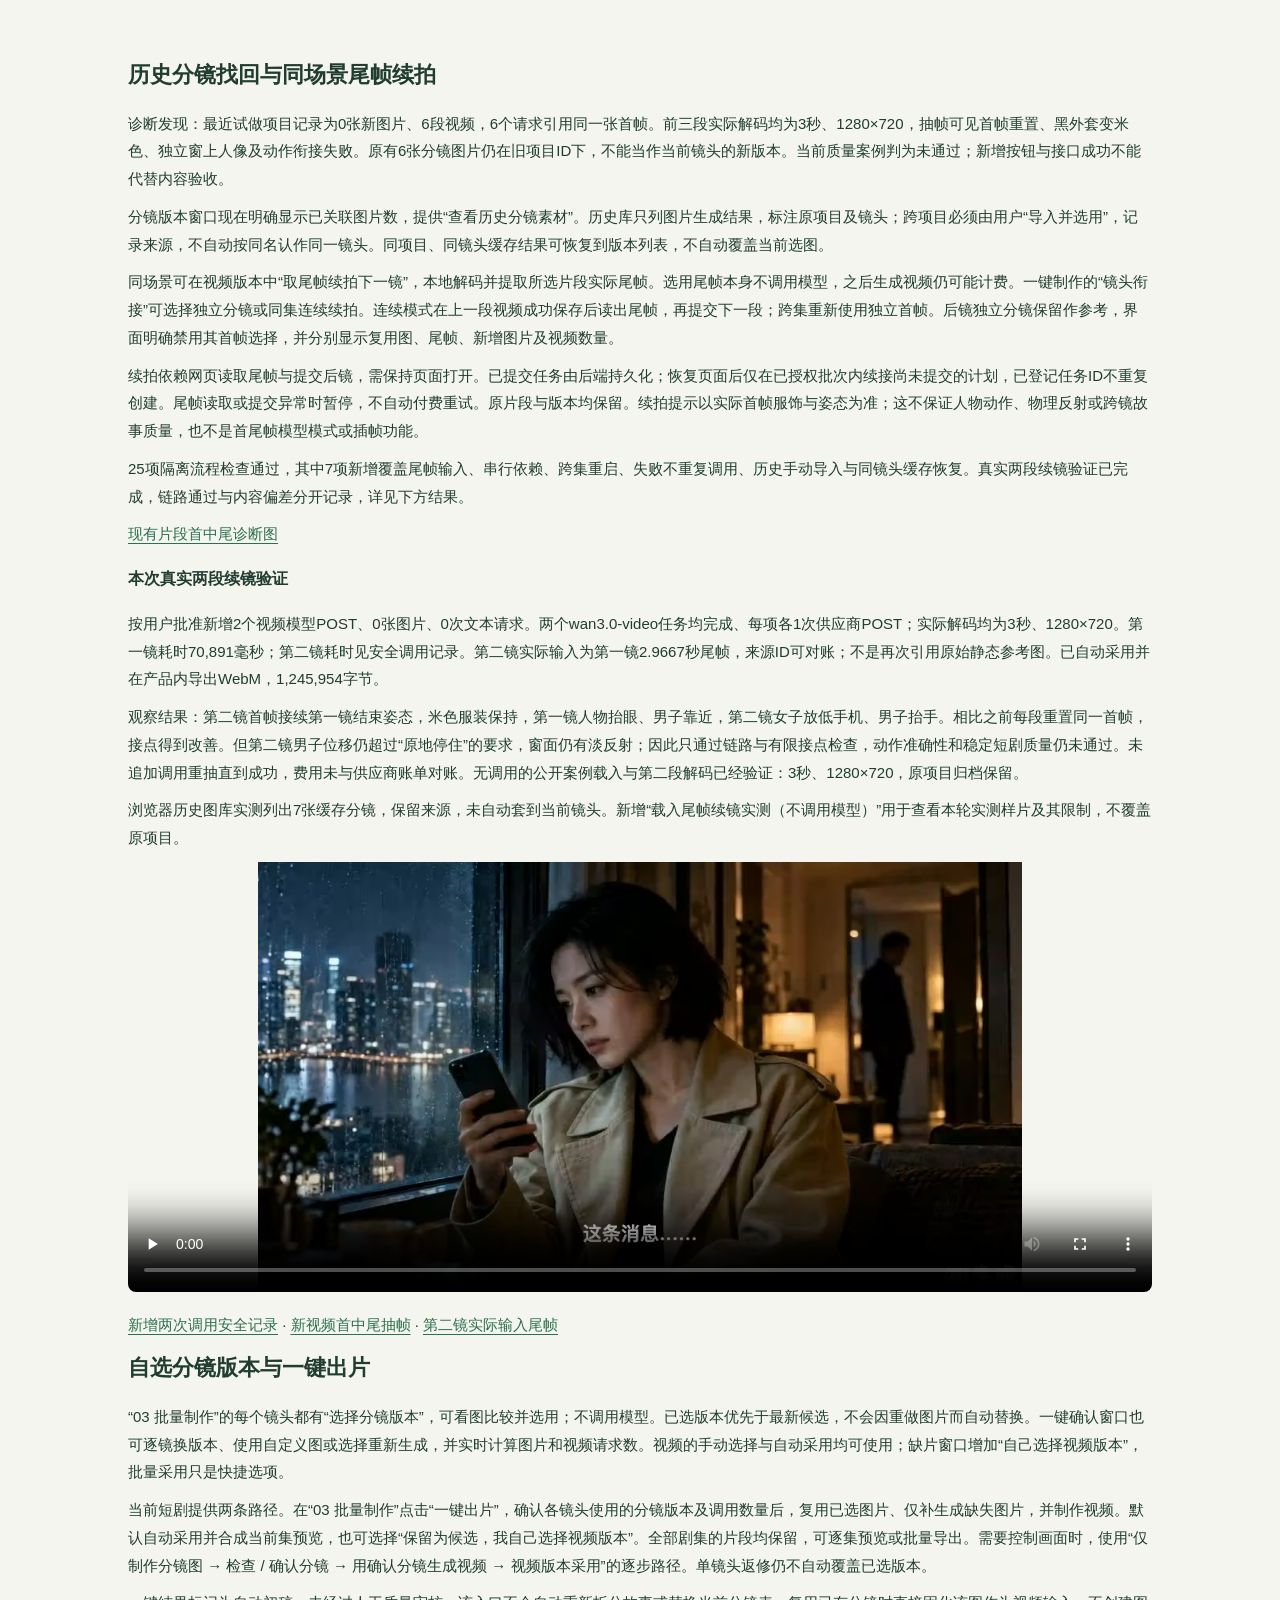
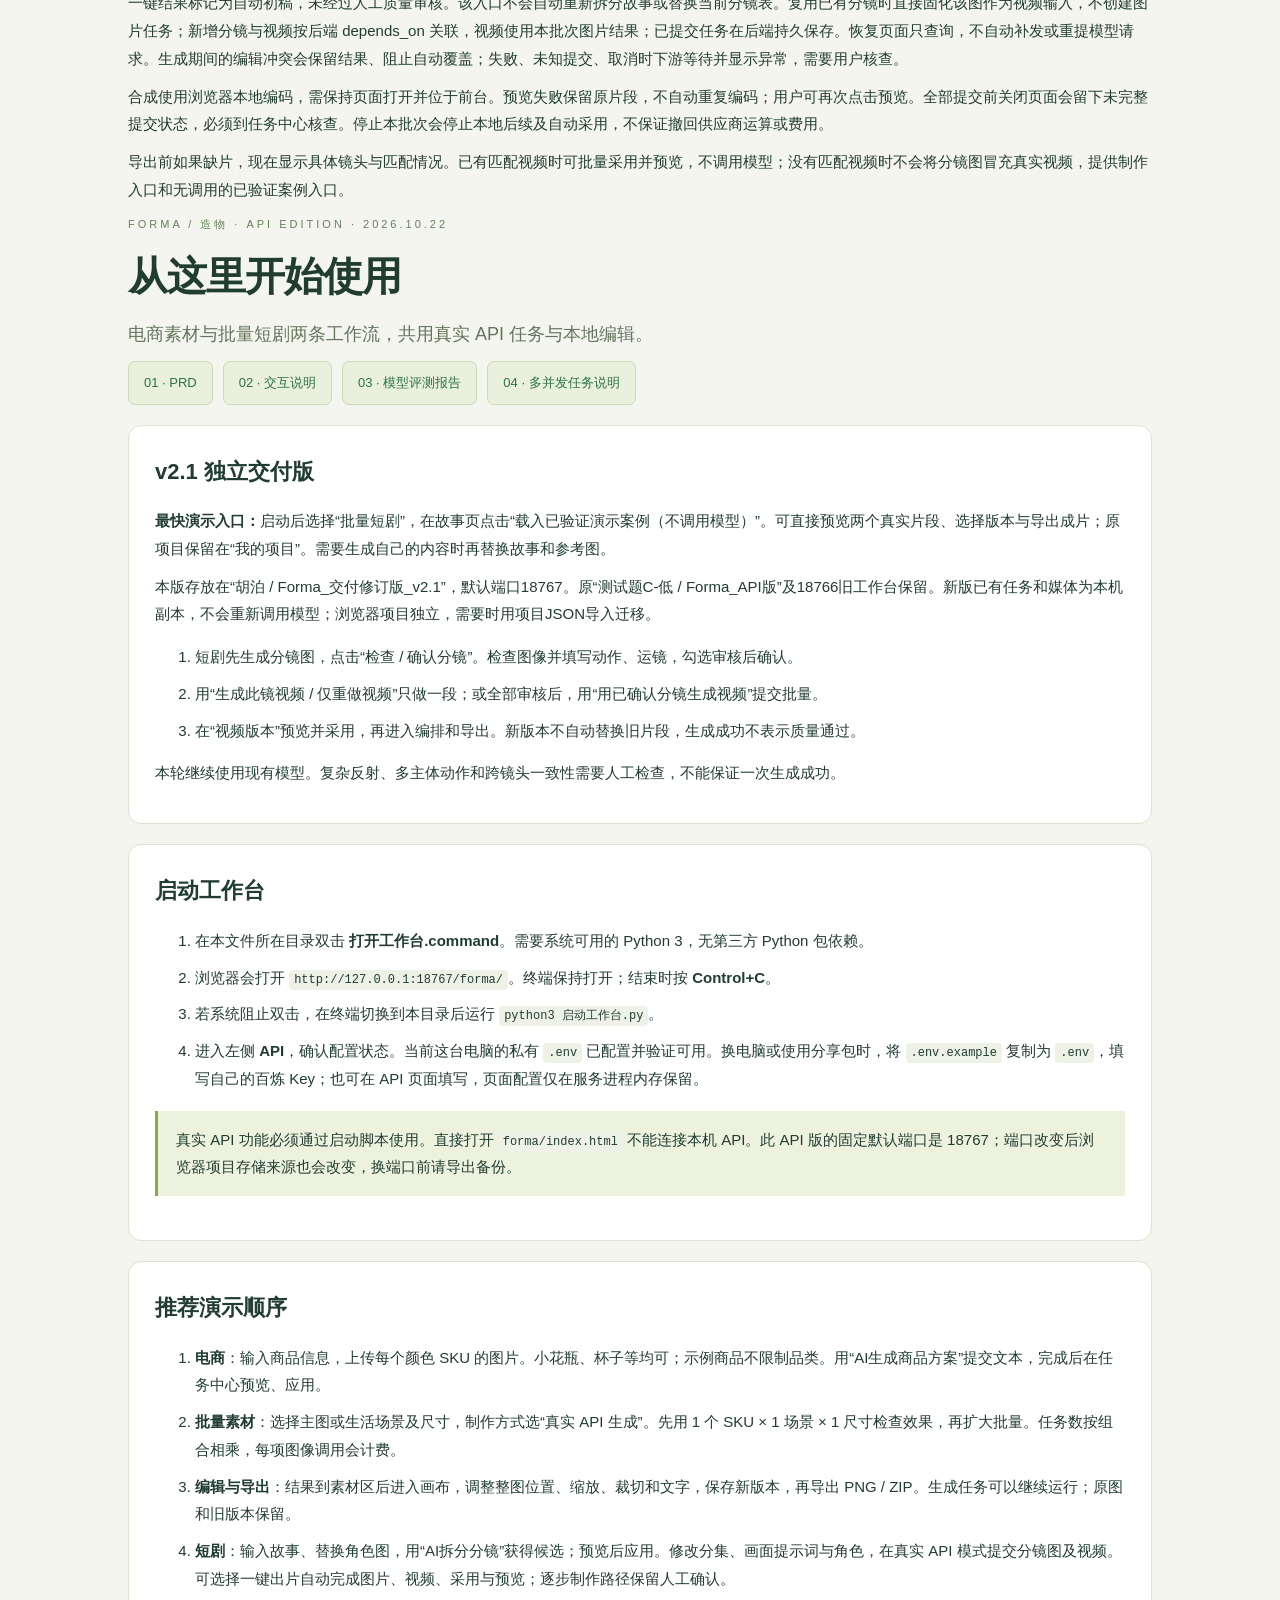
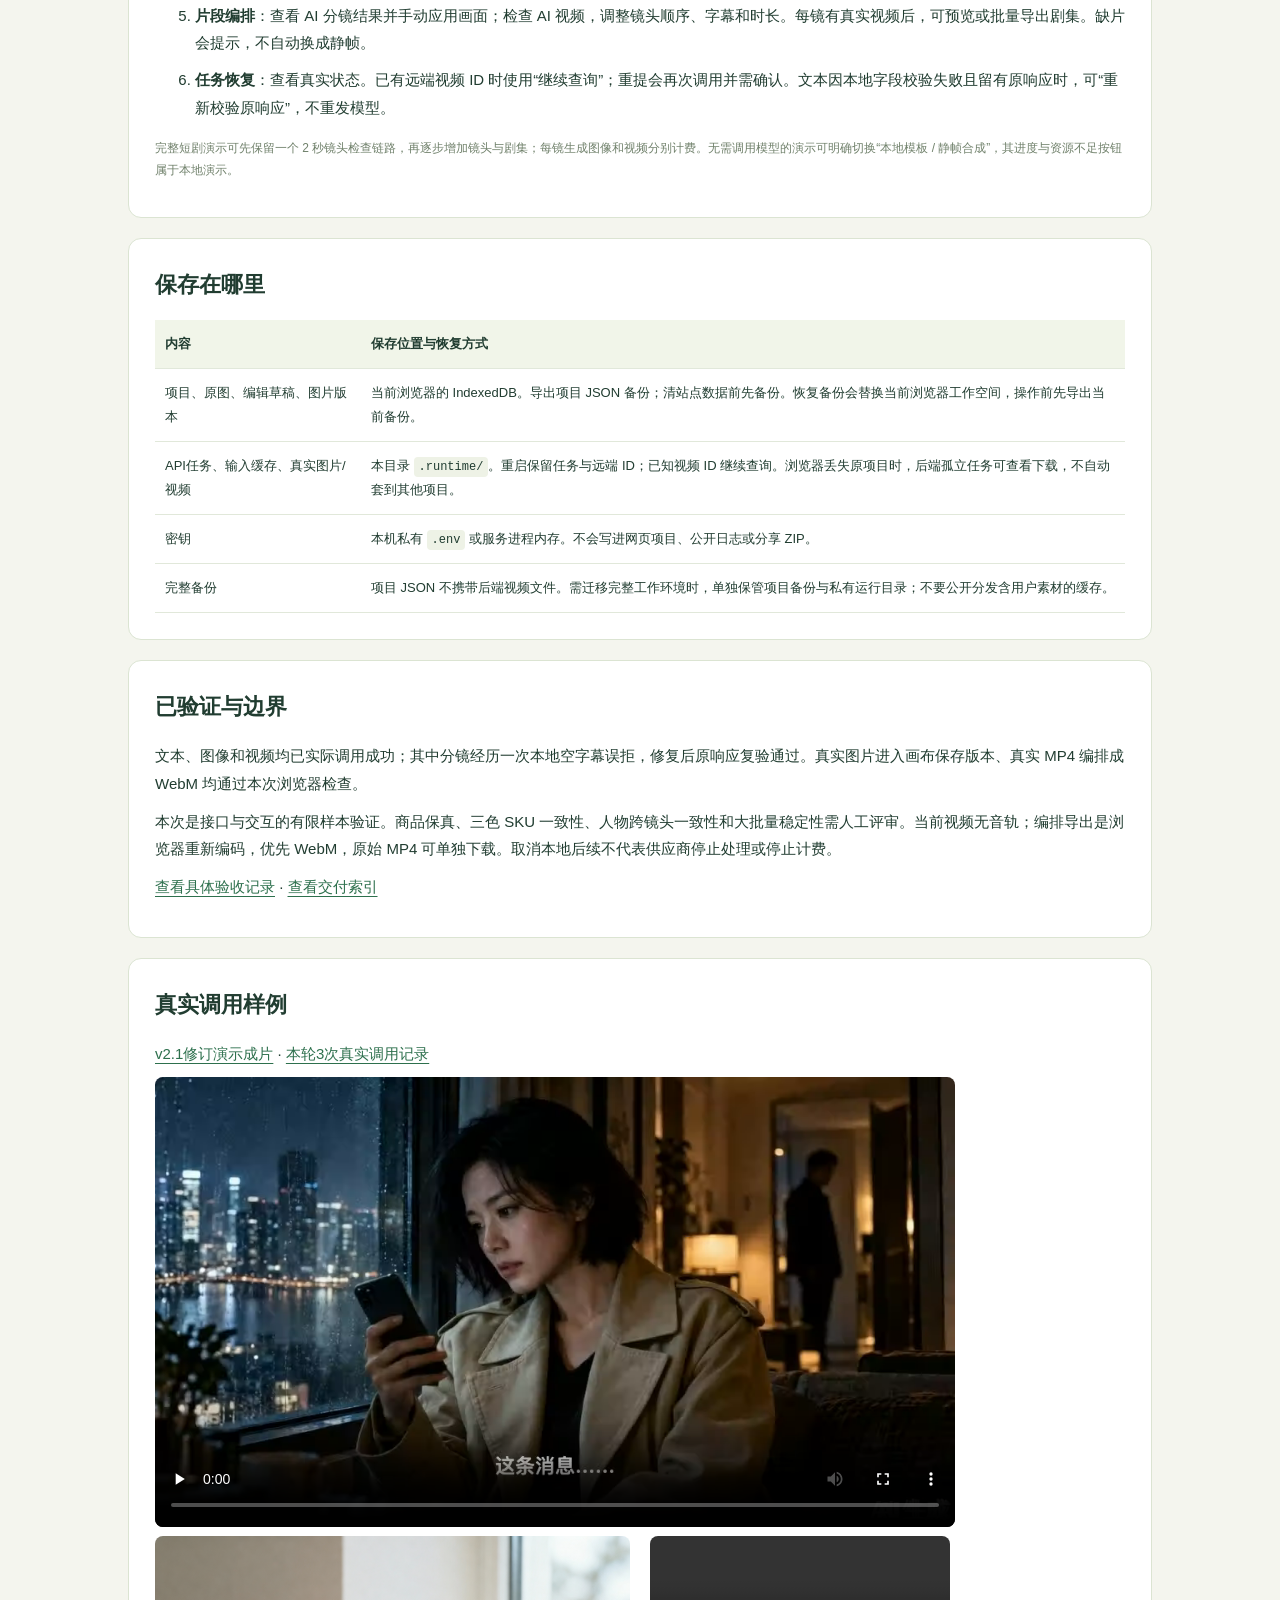
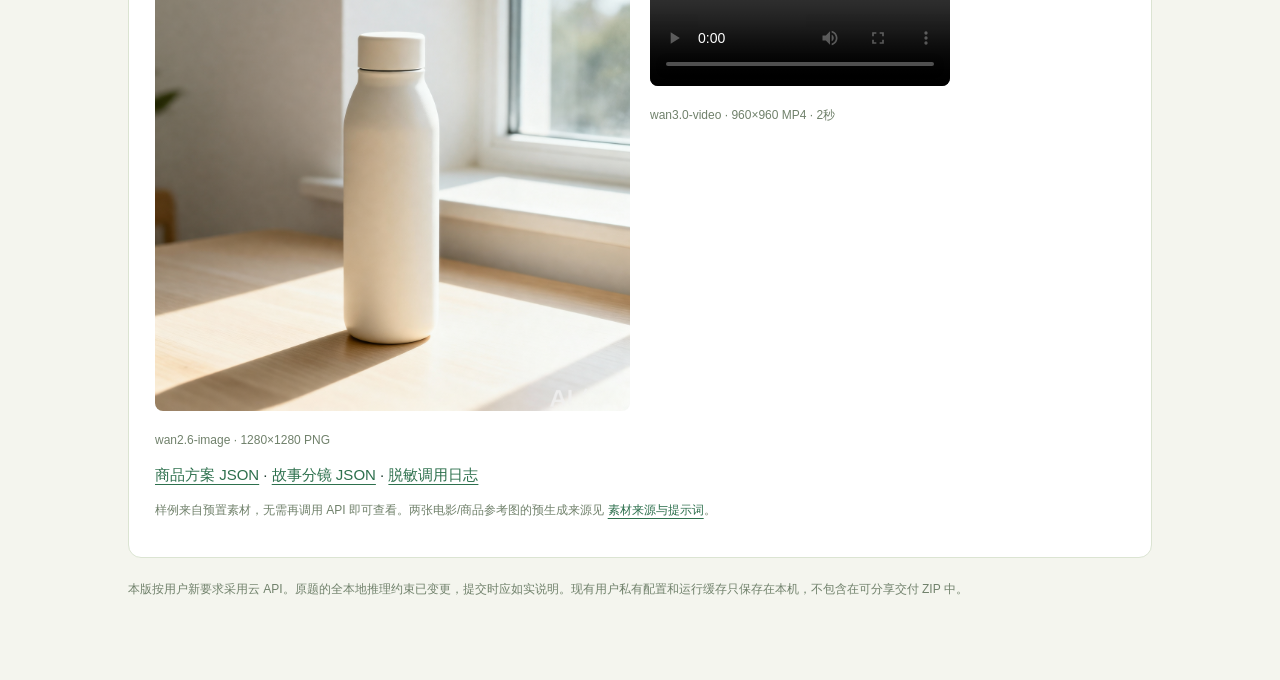
<file: 交付与演示说明.html>
<!doctype html><html lang="zh-CN"><head><meta charset="utf-8"><meta name="viewport" content="width=device-width,initial-scale=1"><title>从这里开始使用 · Forma API版</title><style>*{box-sizing:border-box}body{margin:0;background:#f4f5ee;color:#213d31;font:15px/1.85 -apple-system,BlinkMacSystemFont,"PingFang SC",sans-serif}main{max-width:1080px;margin:auto;padding:55px 28px 70px}h1{font-size:40px;line-height:1.3;letter-spacing:-1px;margin:16px 0}h2{font-size:22px;margin:0 0 14px}h3{font-size:16px}a{color:#2d704d;text-underline-offset:4px}p{margin:10px 0}.eyebrow{font-size:11px;letter-spacing:3px;color:#65815b}.lead{font-size:18px;color:#63765c}.card{background:white;border:1px solid #dbe4d2;border-radius:13px;padding:26px;margin:20px 0}.note{padding:15px 18px;background:#edf2df;border-left:3px solid #89a950;margin:18px 0}.links{display:flex;gap:10px;flex-wrap:wrap}.links a{padding:9px 15px;background:#e9f0db;border:1px solid #cbd9b8;border-radius:7px;text-decoration:none;font-size:13px}.small{font-size:12px;color:#70816b}code{font-size:12px;background:#eef2e6;padding:3px 5px;border-radius:4px;overflow-wrap:anywhere}li{margin:9px 0}.table{overflow:auto}table{border-collapse:collapse;width:100%;font-size:13px}td,th{text-align:left;vertical-align:top;padding:12px 10px;border-bottom:1px solid #e1e8da}th{background:#f1f5e9}img{max-width:100%;border-radius:8px}video{max-width:100%;max-height:450px;border-radius:8px}.media{display:grid;grid-template-columns:1fr 1fr;gap:20px}.media figure{margin:0}.media figcaption{font-size:12px;color:#70816b;margin-top:9px}@media(max-width:650px){main{padding:28px 18px}h1{font-size:29px}.card{padding:19px}.media{grid-template-columns:1fr}table{min-width:580px}}@media print{body{background:white}main{padding:0}.links{display:none}h1{font-size:26pt}h2{break-after:avoid}.card{border:0;padding:0;margin:25px 0}.note,tr{break-inside:avoid}.media{display:none}@page{size:A4;margin:17mm}}</style></head><body><main><section id="history-continuity-update"><h2>历史分镜找回与同场景尾帧续拍</h2>
<p>诊断发现：最近试做项目记录为0张新图片、6段视频，6个请求引用同一张首帧。前三段实际解码均为3秒、1280×720，抽帧可见首帧重置、黑外套变米色、独立窗上人像及动作衔接失败。原有6张分镜图片仍在旧项目ID下，不能当作当前镜头的新版本。当前质量案例判为未通过；新增按钮与接口成功不能代替内容验收。</p>
<p>分镜版本窗口现在明确显示已关联图片数，提供“查看历史分镜素材”。历史库只列图片生成结果，标注原项目及镜头；跨项目必须由用户“导入并选用”，记录来源，不自动按同名认作同一镜头。同项目、同镜头缓存结果可恢复到版本列表，不自动覆盖当前选图。</p>
<p>同场景可在视频版本中“取尾帧续拍下一镜”，本地解码并提取所选片段实际尾帧。选用尾帧本身不调用模型，之后生成视频仍可能计费。一键制作的“镜头衔接”可选择独立分镜或同集连续续拍。连续模式在上一段视频成功保存后读出尾帧，再提交下一段；跨集重新使用独立首帧。后镜独立分镜保留作参考，界面明确禁用其首帧选择，并分别显示复用图、尾帧、新增图片及视频数量。</p>
<p>续拍依赖网页读取尾帧与提交后镜，需保持页面打开。已提交任务由后端持久化；恢复页面后仅在已授权批次内续接尚未提交的计划，已登记任务ID不重复创建。尾帧读取或提交异常时暂停，不自动付费重试。原片段与版本均保留。续拍提示以实际首帧服饰与姿态为准；这不保证人物动作、物理反射或跨镜故事质量，也不是首尾帧模型模式或插帧功能。</p>
<p>25项隔离流程检查通过，其中7项新增覆盖尾帧输入、串行依赖、跨集重启、失败不重复调用、历史手动导入与同镜头缓存恢复。真实两段续镜验证已完成，链路通过与内容偏差分开记录，详见下方结果。</p>
<a href="实测样例/现有视频_首中尾诊断.png">现有片段首中尾诊断图</a><div id="continuity-live-results"><h3>本次真实两段续镜验证</h3><p>按用户批准新增2个视频模型POST、0张图片、0次文本请求。两个wan3.0-video任务均完成、每项各1次供应商POST；实际解码均为3秒、1280×720。第一镜耗时70,891毫秒；第二镜耗时见安全调用记录。第二镜实际输入为第一镜2.9667秒尾帧，来源ID可对账；不是再次引用原始静态参考图。已自动采用并在产品内导出WebM，1,245,954字节。</p><p>观察结果：第二镜首帧接续第一镜结束姿态，米色服装保持，第一镜人物抬眼、男子靠近，第二镜女子放低手机、男子抬手。相比之前每段重置同一首帧，接点得到改善。但第二镜男子位移仍超过“原地停住”的要求，窗面仍有淡反射；因此只通过链路与有限接点检查，动作准确性和稳定短剧质量仍未通过。未追加调用重抽直到成功，费用未与供应商账单对账。无调用的公开案例载入与第二段解码已经验证：3秒、1280×720，原项目归档保留。</p><p>浏览器历史图库实测列出7张缓存分镜，保留来源，未自动套到当前镜头。新增“载入尾帧续镜实测（不调用模型）”用于查看本轮实测样片及其限制，不覆盖原项目。</p><video controls preload="metadata" src="实测样例/续镜实测_两镜头成片.webm" style="width:100%;max-height:430px"></video><p><a href="实测样例/续镜实测_调用记录.json">新增两次调用安全记录</a> · <a href="实测样例/续镜实测_首中尾诊断.png">新视频首中尾抽帧</a> · <a href="实测样例/续镜实测_第二镜实际输入尾帧.jpg">第二镜实际输入尾帧</a></p></div></section><section id="oneclick-update"><h2>自选分镜版本与一键出片</h2><p>“03 批量制作”的每个镜头都有“选择分镜版本”，可看图比较并选用；不调用模型。已选版本优先于最新候选，不会因重做图片而自动替换。一键确认窗口也可逐镜换版本、使用自定义图或选择重新生成，并实时计算图片和视频请求数。视频的手动选择与自动采用均可使用；缺片窗口增加“自己选择视频版本”，批量采用只是快捷选项。</p><p>当前短剧提供两条路径。在“03 批量制作”点击“一键出片”，确认各镜头使用的分镜版本及调用数量后，复用已选图片、仅补生成缺失图片，并制作视频。默认自动采用并合成当前集预览，也可选择“保留为候选，我自己选择视频版本”。全部剧集的片段均保留，可逐集预览或批量导出。需要控制画面时，使用“仅制作分镜图 → 检查 / 确认分镜 → 用确认分镜生成视频 → 视频版本采用”的逐步路径。单镜头返修仍不自动覆盖已选版本。</p><p>一键结果标记为自动初稿，未经过人工质量审核。该入口不会自动重新拆分故事或替换当前分镜表。复用已有分镜时直接固化该图作为视频输入，不创建图片任务；新增分镜与视频按后端 depends_on 关联，视频使用本批次图片结果；已提交任务在后端持久保存。恢复页面只查询，不自动补发或重提模型请求。生成期间的编辑冲突会保留结果、阻止自动覆盖；失败、未知提交、取消时下游等待并显示异常，需要用户核查。</p><p>合成使用浏览器本地编码，需保持页面打开并位于前台。预览失败保留原片段，不自动重复编码；用户可再次点击预览。全部提交前关闭页面会留下未完整提交状态，必须到任务中心核查。停止本批次会停止本地后续及自动采用，不保证撤回供应商运算或费用。</p><p>导出前如果缺片，现在显示具体镜头与匹配情况。已有匹配视频时可批量采用并预览，不调用模型；没有匹配视频时不会将分镜图冒充真实视频，提供制作入口和无调用的已验证案例入口。</p></section><div class="eyebrow">FORMA / 造物 · API EDITION · 2026.10.22</div><h1>从这里开始使用</h1><p class="lead">电商素材与批量短剧两条工作流，共用真实 API 任务与本地编辑。</p><div class="links"><a href="01_PRD.html">01 · PRD</a><a href="02_交互说明.html">02 · 交互说明</a><a href="03_模型评测报告.html">03 · 模型评测报告</a><a href="04_多并发任务说明.html">04 · 多并发任务说明</a></div>
<section class="card"><h2>v2.1 独立交付版</h2><p><b>最快演示入口：</b>启动后选择“批量短剧”，在故事页点击“载入已验证演示案例（不调用模型）”。可直接预览两个真实片段、选择版本与导出成片；原项目保留在“我的项目”。需要生成自己的内容时再替换故事和参考图。</p><p>本版存放在“胡泊 / Forma_交付修订版_v2.1”，默认端口18767。原“测试题C-低 / Forma_API版”及18766旧工作台保留。新版已有任务和媒体为本机副本，不会重新调用模型；浏览器项目独立，需要时用项目JSON导入迁移。</p><ol><li>短剧先生成分镜图，点击“检查 / 确认分镜”。检查图像并填写动作、运镜，勾选审核后确认。</li><li>用“生成此镜视频 / 仅重做视频”只做一段；或全部审核后，用“用已确认分镜生成视频”提交批量。</li><li>在“视频版本”预览并采用，再进入编排和导出。新版本不自动替换旧片段，生成成功不表示质量通过。</li></ol><p>本轮继续使用现有模型。复杂反射、多主体动作和跨镜头一致性需要人工检查，不能保证一次生成成功。</p></section><section class="card"><h2>启动工作台</h2><ol><li>在本文件所在目录双击 <b>打开工作台.command</b>。需要系统可用的 Python 3，无第三方 Python 包依赖。</li><li>浏览器会打开 <code>http://127.0.0.1:18767/forma/</code>。终端保持打开；结束时按 <b>Control+C</b>。</li><li>若系统阻止双击，在终端切换到本目录后运行 <code>python3 启动工作台.py</code>。</li><li>进入左侧 <b>API</b>，确认配置状态。当前这台电脑的私有 <code>.env</code> 已配置并验证可用。换电脑或使用分享包时，将 <code>.env.example</code> 复制为 <code>.env</code>，填写自己的百炼 Key；也可在 API 页面填写，页面配置仅在服务进程内存保留。</li></ol><div class="note">真实 API 功能必须通过启动脚本使用。直接打开 <code>forma/index.html</code> 不能连接本机 API。此 API 版的固定默认端口是 18767；端口改变后浏览器项目存储来源也会改变，换端口前请导出备份。</div></section>
<section class="card"><h2>推荐演示顺序</h2><ol><li><b>电商</b>：输入商品信息，上传每个颜色 SKU 的图片。小花瓶、杯子等均可；示例商品不限制品类。用“AI生成商品方案”提交文本，完成后在任务中心预览、应用。</li><li><b>批量素材</b>：选择主图或生活场景及尺寸，制作方式选“真实 API 生成”。先用 1 个 SKU × 1 场景 × 1 尺寸检查效果，再扩大批量。任务数按组合相乘，每项图像调用会计费。</li><li><b>编辑与导出</b>：结果到素材区后进入画布，调整整图位置、缩放、裁切和文字，保存新版本，再导出 PNG / ZIP。生成任务可以继续运行；原图和旧版本保留。</li><li><b>短剧</b>：输入故事、替换角色图，用“AI拆分分镜”获得候选；预览后应用。修改分集、画面提示词与角色，在真实 API 模式提交分镜图及视频。可选择一键出片自动完成图片、视频、采用与预览；逐步制作路径保留人工确认。</li><li><b>片段编排</b>：查看 AI 分镜结果并手动应用画面；检查 AI 视频，调整镜头顺序、字幕和时长。每镜有真实视频后，可预览或批量导出剧集。缺片会提示，不自动换成静帧。</li><li><b>任务恢复</b>：查看真实状态。已有远端视频 ID 时使用“继续查询”；重提会再次调用并需确认。文本因本地字段校验失败且留有原响应时，可“重新校验原响应”，不重发模型。</li></ol><p class="small">完整短剧演示可先保留一个 2 秒镜头检查链路，再逐步增加镜头与剧集；每镜生成图像和视频分别计费。无需调用模型的演示可明确切换“本地模板 / 静帧合成”，其进度与资源不足按钮属于本地演示。</p></section>
<section class="card"><h2>保存在哪里</h2><div class="table"><table><tr><th>内容</th><th>保存位置与恢复方式</th></tr><tr><td>项目、原图、编辑草稿、图片版本</td><td>当前浏览器的 IndexedDB。导出项目 JSON 备份；清站点数据前先备份。恢复备份会替换当前浏览器工作空间，操作前先导出当前备份。</td></tr><tr><td>API任务、输入缓存、真实图片/视频</td><td>本目录 <code>.runtime/</code>。重启保留任务与远端 ID；已知视频 ID 继续查询。浏览器丢失原项目时，后端孤立任务可查看下载，不自动套到其他项目。</td></tr><tr><td>密钥</td><td>本机私有 <code>.env</code> 或服务进程内存。不会写进网页项目、公开日志或分享 ZIP。</td></tr><tr><td>完整备份</td><td>项目 JSON 不携带后端视频文件。需迁移完整工作环境时，单独保管项目备份与私有运行目录；不要公开分发含用户素材的缓存。</td></tr></table></div></section>
<section class="card"><h2>已验证与边界</h2><p>文本、图像和视频均已实际调用成功；其中分镜经历一次本地空字幕误拒，修复后原响应复验通过。真实图片进入画布保存版本、真实 MP4 编排成 WebM 均通过本次浏览器检查。</p><p>本次是接口与交互的有限样本验证。商品保真、三色 SKU 一致性、人物跨镜头一致性和大批量稳定性需人工评审。当前视频无音轨；编排导出是浏览器重新编码，优先 WebM，原始 MP4 可单独下载。取消本地后续不代表供应商停止处理或停止计费。</p><p><a href="验收记录.html">查看具体验收记录</a> · <a href="产品方案与模型评估.html">查看交付索引</a></p></section>
<section class="card"><h2>真实调用样例</h2><p><a href="实测样例/v2.1_两镜头成片.webm">v2.1修订演示成片</a> · <a href="实测样例/v2.1_真实调用记录.json">本轮3次真实调用记录</a></p><video controls preload="metadata" src="实测样例/v2.1_两镜头成片.webm"></video><div class="media"><figure><img src="实测样例/商品场景图_真实API.png" alt="万相真实生成商品场景图"><figcaption>wan2.6-image · 1280×1280 PNG</figcaption></figure><figure><video controls preload="metadata" src="实测样例/商品运镜_真实API_2秒.mp4"></video><figcaption>wan3.0-video · 960×960 MP4 · 2秒</figcaption></figure></div><p><a href="实测样例/商品文案_真实API.json">商品方案 JSON</a> · <a href="实测样例/故事分镜_真实API.json">故事分镜 JSON</a> · <a href="实测样例/真实调用评测日志.json">脱敏调用日志</a></p><p class="small">样例来自预置素材，无需再调用 API 即可查看。两张电影/商品参考图的预生成来源见 <a href="forma/assets/素材来源与提示词.txt">素材来源与提示词</a>。</p></section><p class="small">本版按用户新要求采用云 API。原题的全本地推理约束已变更，提交时应如实说明。现有用户私有配置和运行缓存只保存在本机，不包含在可分享交付 ZIP 中。</p></main></body></html>
</file>
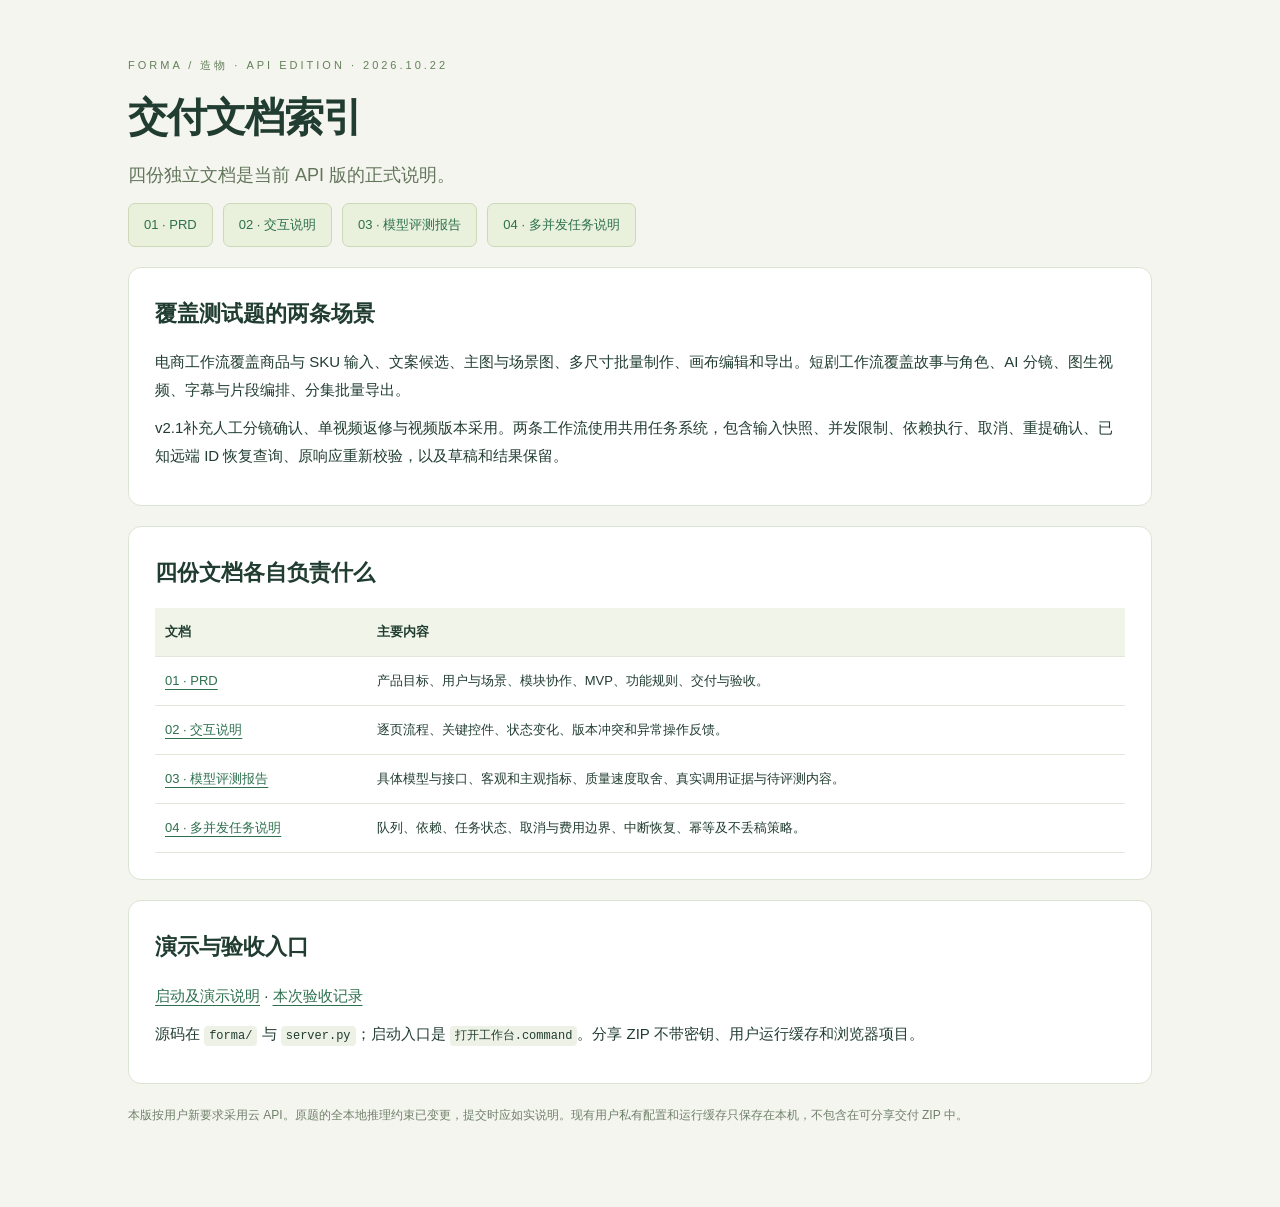
<file: 产品方案与模型评估.html>
<!doctype html><html lang="zh-CN"><head><meta charset="utf-8"><meta name="viewport" content="width=device-width,initial-scale=1"><title>交付文档索引 · Forma API版</title><style>*{box-sizing:border-box}body{margin:0;background:#f4f5ee;color:#213d31;font:15px/1.85 -apple-system,BlinkMacSystemFont,"PingFang SC",sans-serif}main{max-width:1080px;margin:auto;padding:55px 28px 70px}h1{font-size:40px;line-height:1.3;letter-spacing:-1px;margin:16px 0}h2{font-size:22px;margin:0 0 14px}h3{font-size:16px}a{color:#2d704d;text-underline-offset:4px}p{margin:10px 0}.eyebrow{font-size:11px;letter-spacing:3px;color:#65815b}.lead{font-size:18px;color:#63765c}.card{background:white;border:1px solid #dbe4d2;border-radius:13px;padding:26px;margin:20px 0}.note{padding:15px 18px;background:#edf2df;border-left:3px solid #89a950;margin:18px 0}.links{display:flex;gap:10px;flex-wrap:wrap}.links a{padding:9px 15px;background:#e9f0db;border:1px solid #cbd9b8;border-radius:7px;text-decoration:none;font-size:13px}.small{font-size:12px;color:#70816b}code{font-size:12px;background:#eef2e6;padding:3px 5px;border-radius:4px;overflow-wrap:anywhere}li{margin:9px 0}.table{overflow:auto}table{border-collapse:collapse;width:100%;font-size:13px}td,th{text-align:left;vertical-align:top;padding:12px 10px;border-bottom:1px solid #e1e8da}th{background:#f1f5e9}img{max-width:100%;border-radius:8px}video{max-width:100%;max-height:450px;border-radius:8px}.media{display:grid;grid-template-columns:1fr 1fr;gap:20px}.media figure{margin:0}.media figcaption{font-size:12px;color:#70816b;margin-top:9px}@media(max-width:650px){main{padding:28px 18px}h1{font-size:29px}.card{padding:19px}.media{grid-template-columns:1fr}table{min-width:580px}}@media print{body{background:white}main{padding:0}.links{display:none}h1{font-size:26pt}h2{break-after:avoid}.card{border:0;padding:0;margin:25px 0}.note,tr{break-inside:avoid}.media{display:none}@page{size:A4;margin:17mm}}</style></head><body><main><div class="eyebrow">FORMA / 造物 · API EDITION · 2026.10.22</div><h1>交付文档索引</h1><p class="lead">四份独立文档是当前 API 版的正式说明。</p><div class="links"><a href="01_PRD.html">01 · PRD</a><a href="02_交互说明.html">02 · 交互说明</a><a href="03_模型评测报告.html">03 · 模型评测报告</a><a href="04_多并发任务说明.html">04 · 多并发任务说明</a></div>
<section class="card"><h2>覆盖测试题的两条场景</h2><p>电商工作流覆盖商品与 SKU 输入、文案候选、主图与场景图、多尺寸批量制作、画布编辑和导出。短剧工作流覆盖故事与角色、AI 分镜、图生视频、字幕与片段编排、分集批量导出。</p><p>v2.1补充人工分镜确认、单视频返修与视频版本采用。两条工作流使用共用任务系统，包含输入快照、并发限制、依赖执行、取消、重提确认、已知远端 ID 恢复查询、原响应重新校验，以及草稿和结果保留。</p></section>
<section class="card"><h2>四份文档各自负责什么</h2><div class="table"><table><tr><th>文档</th><th>主要内容</th></tr><tr><td><a href="01_PRD.html">01 · PRD</a></td><td>产品目标、用户与场景、模块协作、MVP、功能规则、交付与验收。</td></tr><tr><td><a href="02_交互说明.html">02 · 交互说明</a></td><td>逐页流程、关键控件、状态变化、版本冲突和异常操作反馈。</td></tr><tr><td><a href="03_模型评测报告.html">03 · 模型评测报告</a></td><td>具体模型与接口、客观和主观指标、质量速度取舍、真实调用证据与待评测内容。</td></tr><tr><td><a href="04_多并发任务说明.html">04 · 多并发任务说明</a></td><td>队列、依赖、任务状态、取消与费用边界、中断恢复、幂等及不丢稿策略。</td></tr></table></div></section>
<section class="card"><h2>演示与验收入口</h2><p><a href="交付与演示说明.html">启动及演示说明</a> · <a href="验收记录.html">本次验收记录</a></p><p>源码在 <code>forma/</code> 与 <code>server.py</code>；启动入口是 <code>打开工作台.command</code>。分享 ZIP 不带密钥、用户运行缓存和浏览器项目。</p></section><p class="small">本版按用户新要求采用云 API。原题的全本地推理约束已变更，提交时应如实说明。现有用户私有配置和运行缓存只保存在本机，不包含在可分享交付 ZIP 中。</p></main></body></html>
</file>
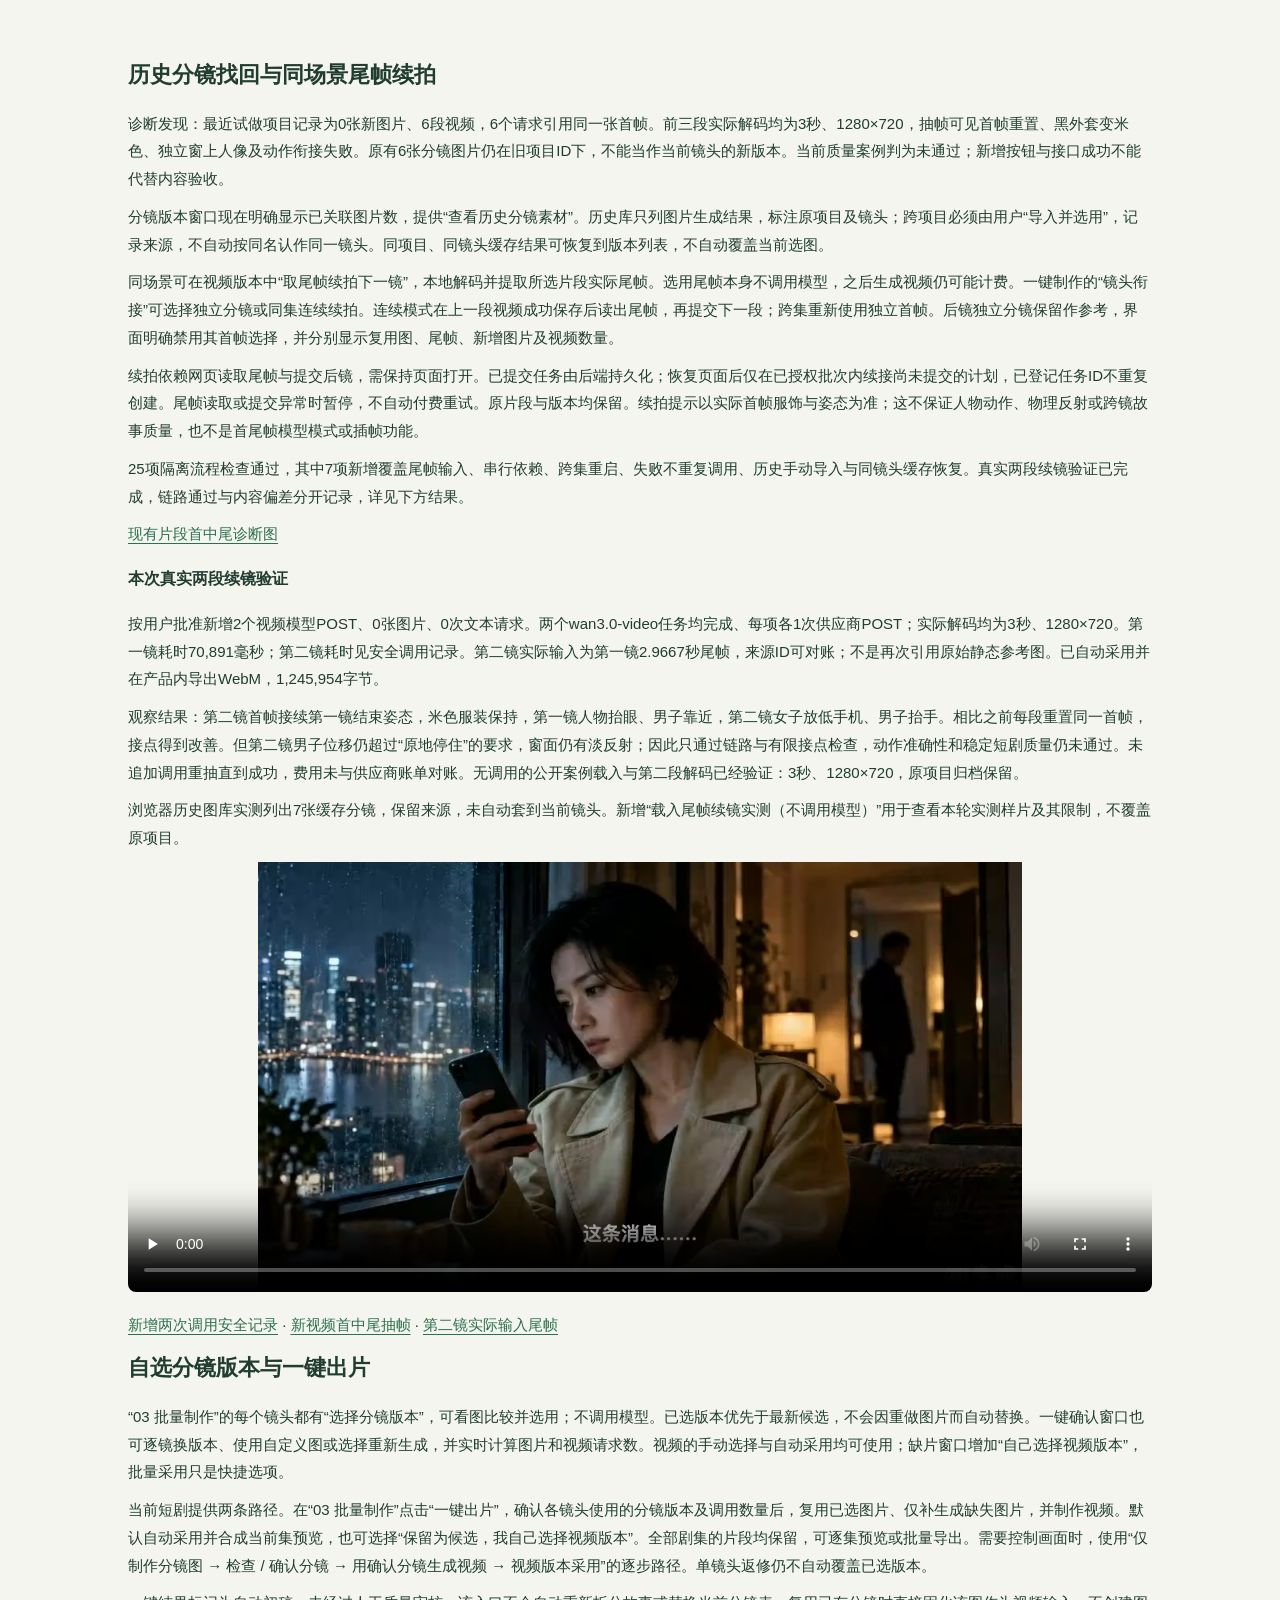
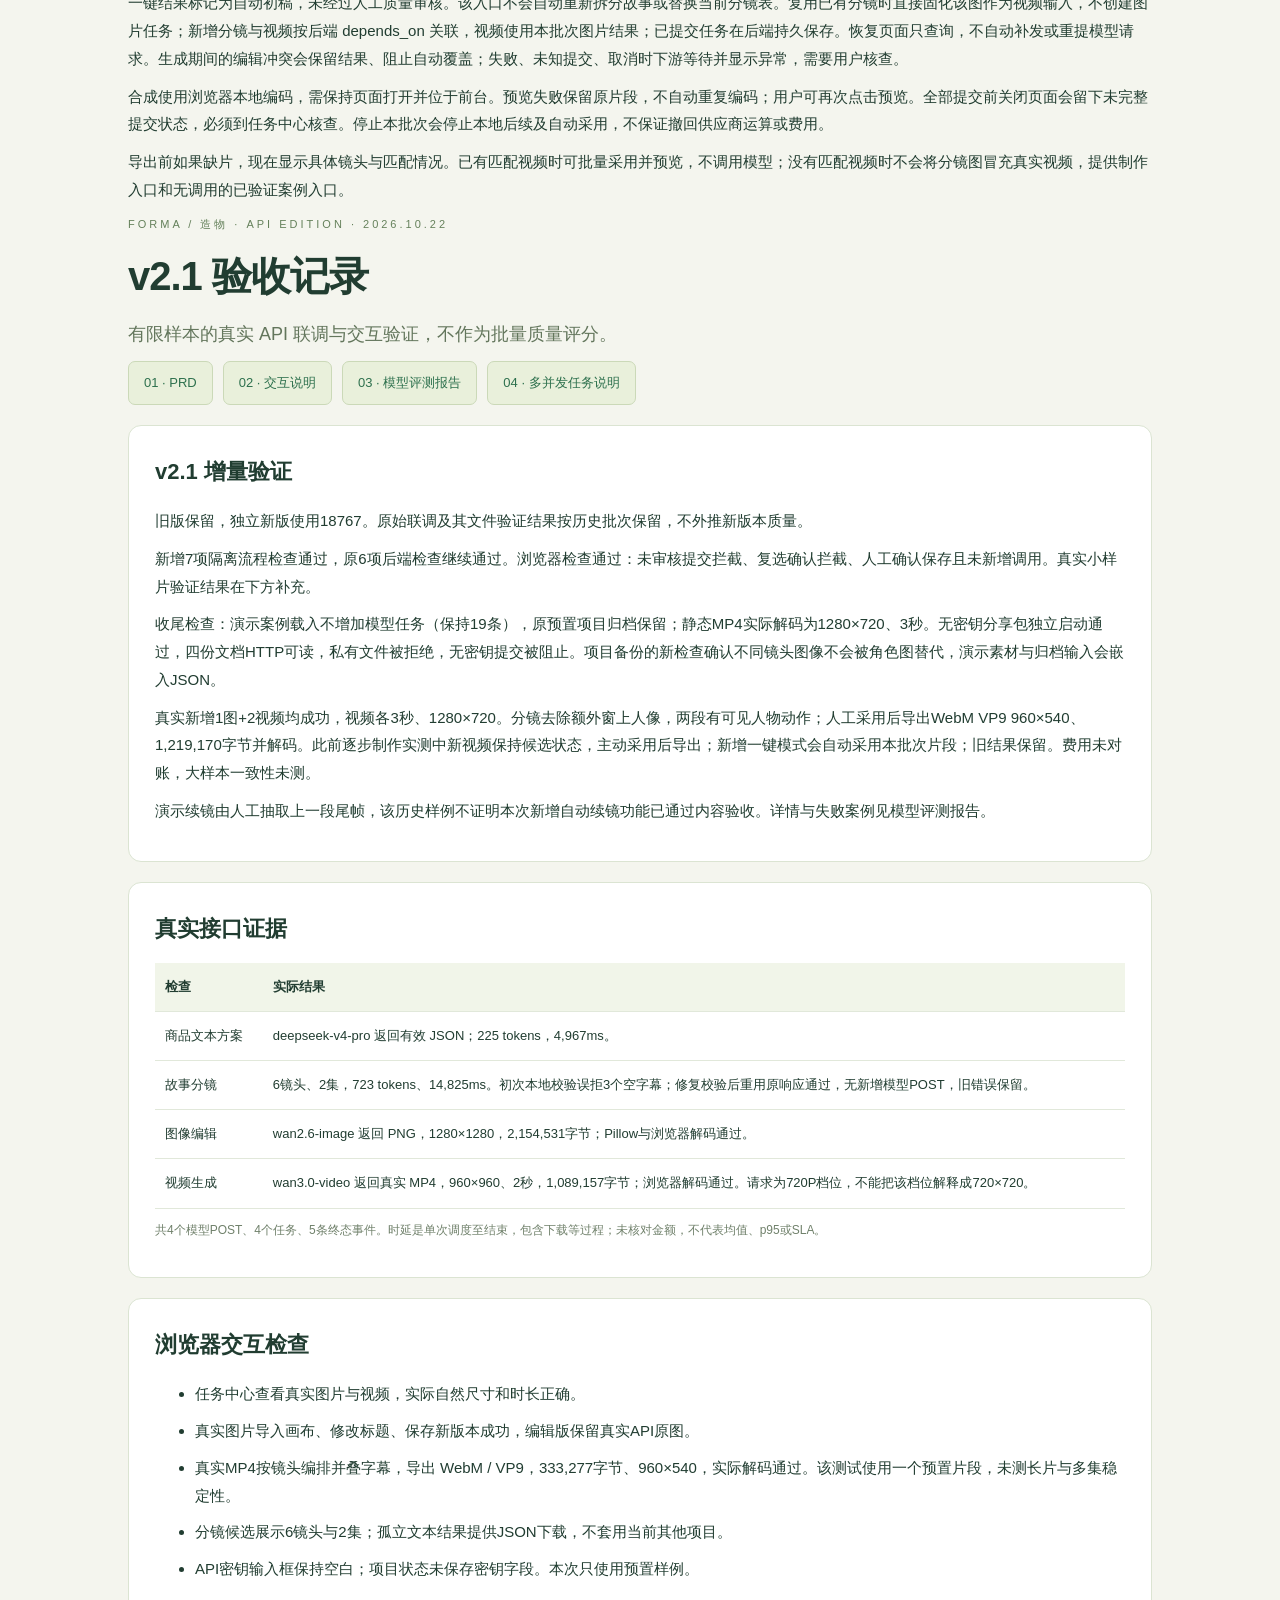
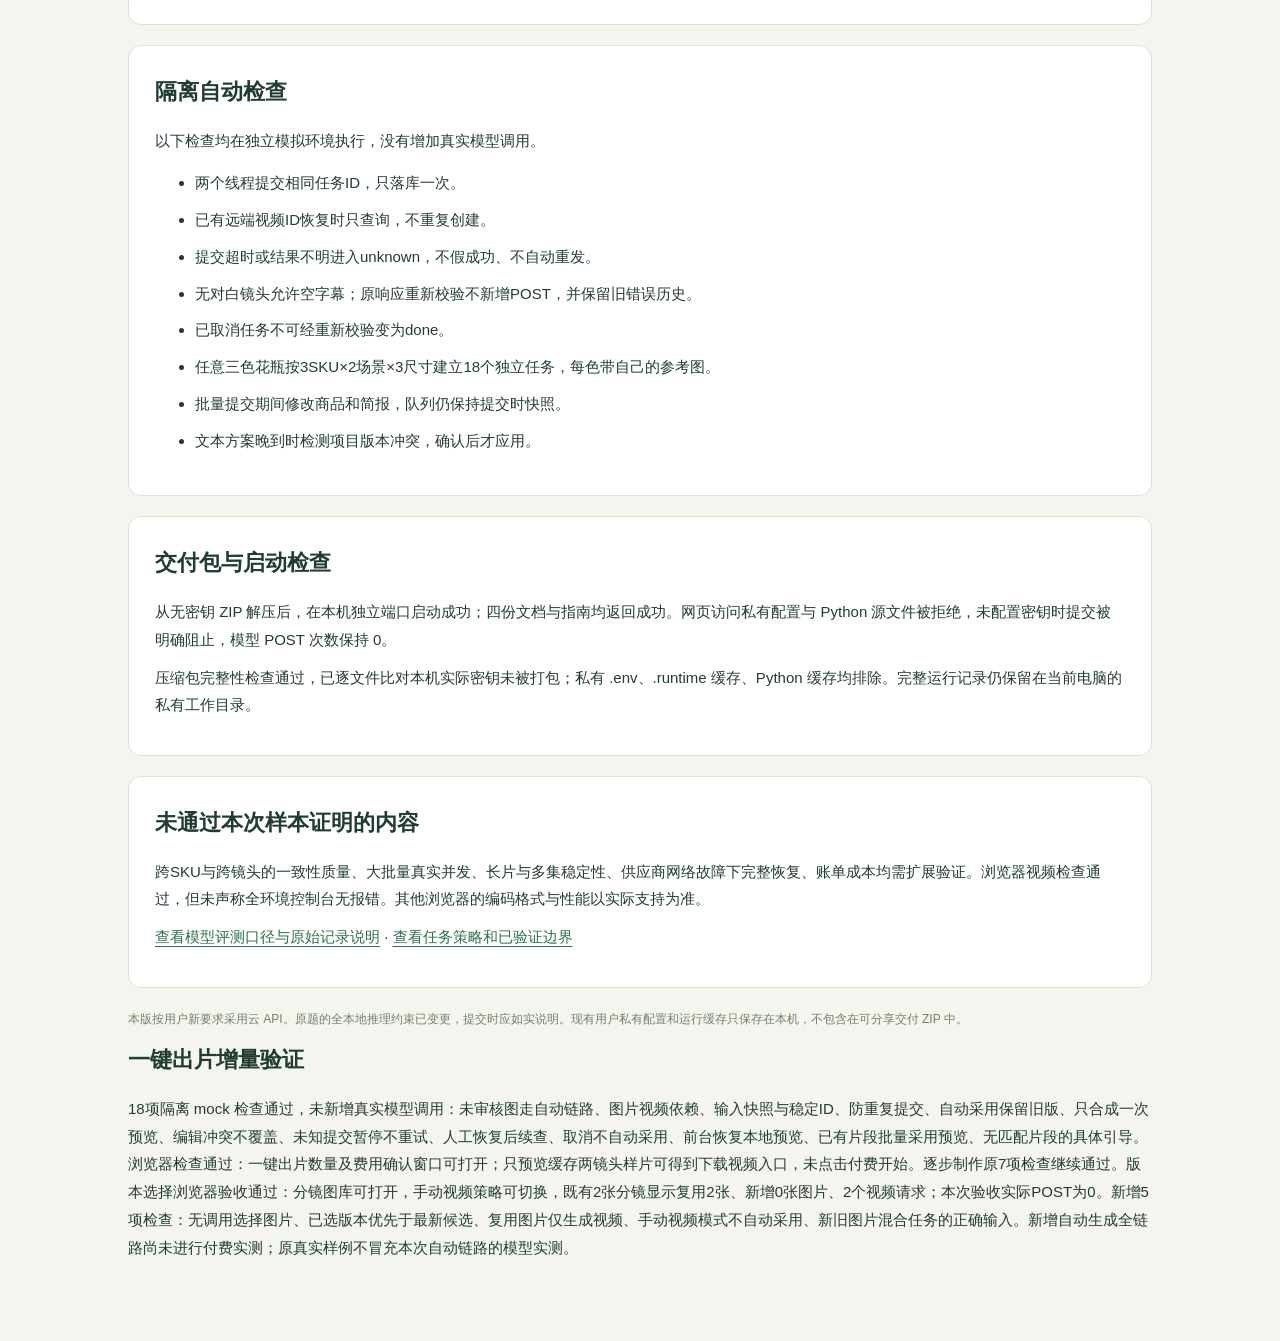
<file: 验收记录.html>
<!doctype html><html lang="zh-CN"><head><meta charset="utf-8"><meta name="viewport" content="width=device-width,initial-scale=1"><title>v2.1 验收记录 · Forma API版</title><style>*{box-sizing:border-box}body{margin:0;background:#f4f5ee;color:#213d31;font:15px/1.85 -apple-system,BlinkMacSystemFont,"PingFang SC",sans-serif}main{max-width:1080px;margin:auto;padding:55px 28px 70px}h1{font-size:40px;line-height:1.3;letter-spacing:-1px;margin:16px 0}h2{font-size:22px;margin:0 0 14px}h3{font-size:16px}a{color:#2d704d;text-underline-offset:4px}p{margin:10px 0}.eyebrow{font-size:11px;letter-spacing:3px;color:#65815b}.lead{font-size:18px;color:#63765c}.card{background:white;border:1px solid #dbe4d2;border-radius:13px;padding:26px;margin:20px 0}.note{padding:15px 18px;background:#edf2df;border-left:3px solid #89a950;margin:18px 0}.links{display:flex;gap:10px;flex-wrap:wrap}.links a{padding:9px 15px;background:#e9f0db;border:1px solid #cbd9b8;border-radius:7px;text-decoration:none;font-size:13px}.small{font-size:12px;color:#70816b}code{font-size:12px;background:#eef2e6;padding:3px 5px;border-radius:4px;overflow-wrap:anywhere}li{margin:9px 0}.table{overflow:auto}table{border-collapse:collapse;width:100%;font-size:13px}td,th{text-align:left;vertical-align:top;padding:12px 10px;border-bottom:1px solid #e1e8da}th{background:#f1f5e9}img{max-width:100%;border-radius:8px}video{max-width:100%;max-height:450px;border-radius:8px}.media{display:grid;grid-template-columns:1fr 1fr;gap:20px}.media figure{margin:0}.media figcaption{font-size:12px;color:#70816b;margin-top:9px}@media(max-width:650px){main{padding:28px 18px}h1{font-size:29px}.card{padding:19px}.media{grid-template-columns:1fr}table{min-width:580px}}@media print{body{background:white}main{padding:0}.links{display:none}h1{font-size:26pt}h2{break-after:avoid}.card{border:0;padding:0;margin:25px 0}.note,tr{break-inside:avoid}.media{display:none}@page{size:A4;margin:17mm}}</style></head><body><main><section id="history-continuity-update"><h2>历史分镜找回与同场景尾帧续拍</h2>
<p>诊断发现：最近试做项目记录为0张新图片、6段视频，6个请求引用同一张首帧。前三段实际解码均为3秒、1280×720，抽帧可见首帧重置、黑外套变米色、独立窗上人像及动作衔接失败。原有6张分镜图片仍在旧项目ID下，不能当作当前镜头的新版本。当前质量案例判为未通过；新增按钮与接口成功不能代替内容验收。</p>
<p>分镜版本窗口现在明确显示已关联图片数，提供“查看历史分镜素材”。历史库只列图片生成结果，标注原项目及镜头；跨项目必须由用户“导入并选用”，记录来源，不自动按同名认作同一镜头。同项目、同镜头缓存结果可恢复到版本列表，不自动覆盖当前选图。</p>
<p>同场景可在视频版本中“取尾帧续拍下一镜”，本地解码并提取所选片段实际尾帧。选用尾帧本身不调用模型，之后生成视频仍可能计费。一键制作的“镜头衔接”可选择独立分镜或同集连续续拍。连续模式在上一段视频成功保存后读出尾帧，再提交下一段；跨集重新使用独立首帧。后镜独立分镜保留作参考，界面明确禁用其首帧选择，并分别显示复用图、尾帧、新增图片及视频数量。</p>
<p>续拍依赖网页读取尾帧与提交后镜，需保持页面打开。已提交任务由后端持久化；恢复页面后仅在已授权批次内续接尚未提交的计划，已登记任务ID不重复创建。尾帧读取或提交异常时暂停，不自动付费重试。原片段与版本均保留。续拍提示以实际首帧服饰与姿态为准；这不保证人物动作、物理反射或跨镜故事质量，也不是首尾帧模型模式或插帧功能。</p>
<p>25项隔离流程检查通过，其中7项新增覆盖尾帧输入、串行依赖、跨集重启、失败不重复调用、历史手动导入与同镜头缓存恢复。真实两段续镜验证已完成，链路通过与内容偏差分开记录，详见下方结果。</p>
<a href="实测样例/现有视频_首中尾诊断.png">现有片段首中尾诊断图</a><div id="continuity-live-results"><h3>本次真实两段续镜验证</h3><p>按用户批准新增2个视频模型POST、0张图片、0次文本请求。两个wan3.0-video任务均完成、每项各1次供应商POST；实际解码均为3秒、1280×720。第一镜耗时70,891毫秒；第二镜耗时见安全调用记录。第二镜实际输入为第一镜2.9667秒尾帧，来源ID可对账；不是再次引用原始静态参考图。已自动采用并在产品内导出WebM，1,245,954字节。</p><p>观察结果：第二镜首帧接续第一镜结束姿态，米色服装保持，第一镜人物抬眼、男子靠近，第二镜女子放低手机、男子抬手。相比之前每段重置同一首帧，接点得到改善。但第二镜男子位移仍超过“原地停住”的要求，窗面仍有淡反射；因此只通过链路与有限接点检查，动作准确性和稳定短剧质量仍未通过。未追加调用重抽直到成功，费用未与供应商账单对账。无调用的公开案例载入与第二段解码已经验证：3秒、1280×720，原项目归档保留。</p><p>浏览器历史图库实测列出7张缓存分镜，保留来源，未自动套到当前镜头。新增“载入尾帧续镜实测（不调用模型）”用于查看本轮实测样片及其限制，不覆盖原项目。</p><video controls preload="metadata" src="实测样例/续镜实测_两镜头成片.webm" style="width:100%;max-height:430px"></video><p><a href="实测样例/续镜实测_调用记录.json">新增两次调用安全记录</a> · <a href="实测样例/续镜实测_首中尾诊断.png">新视频首中尾抽帧</a> · <a href="实测样例/续镜实测_第二镜实际输入尾帧.jpg">第二镜实际输入尾帧</a></p></div></section><section id="oneclick-update"><h2>自选分镜版本与一键出片</h2><p>“03 批量制作”的每个镜头都有“选择分镜版本”，可看图比较并选用；不调用模型。已选版本优先于最新候选，不会因重做图片而自动替换。一键确认窗口也可逐镜换版本、使用自定义图或选择重新生成，并实时计算图片和视频请求数。视频的手动选择与自动采用均可使用；缺片窗口增加“自己选择视频版本”，批量采用只是快捷选项。</p><p>当前短剧提供两条路径。在“03 批量制作”点击“一键出片”，确认各镜头使用的分镜版本及调用数量后，复用已选图片、仅补生成缺失图片，并制作视频。默认自动采用并合成当前集预览，也可选择“保留为候选，我自己选择视频版本”。全部剧集的片段均保留，可逐集预览或批量导出。需要控制画面时，使用“仅制作分镜图 → 检查 / 确认分镜 → 用确认分镜生成视频 → 视频版本采用”的逐步路径。单镜头返修仍不自动覆盖已选版本。</p><p>一键结果标记为自动初稿，未经过人工质量审核。该入口不会自动重新拆分故事或替换当前分镜表。复用已有分镜时直接固化该图作为视频输入，不创建图片任务；新增分镜与视频按后端 depends_on 关联，视频使用本批次图片结果；已提交任务在后端持久保存。恢复页面只查询，不自动补发或重提模型请求。生成期间的编辑冲突会保留结果、阻止自动覆盖；失败、未知提交、取消时下游等待并显示异常，需要用户核查。</p><p>合成使用浏览器本地编码，需保持页面打开并位于前台。预览失败保留原片段，不自动重复编码；用户可再次点击预览。全部提交前关闭页面会留下未完整提交状态，必须到任务中心核查。停止本批次会停止本地后续及自动采用，不保证撤回供应商运算或费用。</p><p>导出前如果缺片，现在显示具体镜头与匹配情况。已有匹配视频时可批量采用并预览，不调用模型；没有匹配视频时不会将分镜图冒充真实视频，提供制作入口和无调用的已验证案例入口。</p></section><div class="eyebrow">FORMA / 造物 · API EDITION · 2026.10.22</div><h1>v2.1 验收记录</h1><p class="lead">有限样本的真实 API 联调与交互验证，不作为批量质量评分。</p><div class="links"><a href="01_PRD.html">01 · PRD</a><a href="02_交互说明.html">02 · 交互说明</a><a href="03_模型评测报告.html">03 · 模型评测报告</a><a href="04_多并发任务说明.html">04 · 多并发任务说明</a></div>
<section class="card"><h2>v2.1 增量验证</h2><p>旧版保留，独立新版使用18767。原始联调及其文件验证结果按历史批次保留，不外推新版本质量。</p><p>新增7项隔离流程检查通过，原6项后端检查继续通过。浏览器检查通过：未审核提交拦截、复选确认拦截、人工确认保存且未新增调用。真实小样片验证结果在下方补充。</p><div id="v21-qa-results"><p>收尾检查：演示案例载入不增加模型任务（保持19条），原预置项目归档保留；静态MP4实际解码为1280×720、3秒。无密钥分享包独立启动通过，四份文档HTTP可读，私有文件被拒绝，无密钥提交被阻止。项目备份的新检查确认不同镜头图像不会被角色图替代，演示素材与归档输入会嵌入JSON。</p><p>真实新增1图+2视频均成功，视频各3秒、1280×720。分镜去除额外窗上人像，两段有可见人物动作；人工采用后导出WebM VP9 960×540、1,219,170字节并解码。此前逐步制作实测中新视频保持候选状态，主动采用后导出；新增一键模式会自动采用本批次片段；旧结果保留。费用未对账，大样本一致性未测。</p><p>演示续镜由人工抽取上一段尾帧，该历史样例不证明本次新增自动续镜功能已通过内容验收。详情与失败案例见模型评测报告。</p></div></section><section class="card"><h2>真实接口证据</h2><div class="table"><table><tr><th>检查</th><th>实际结果</th></tr><tr><td>商品文本方案</td><td>deepseek-v4-pro 返回有效 JSON；225 tokens，4,967ms。</td></tr><tr><td>故事分镜</td><td>6镜头、2集，723 tokens、14,825ms。初次本地校验误拒3个空字幕；修复校验后重用原响应通过，无新增模型POST，旧错误保留。</td></tr><tr><td>图像编辑</td><td>wan2.6-image 返回 PNG，1280×1280，2,154,531字节；Pillow与浏览器解码通过。</td></tr><tr><td>视频生成</td><td>wan3.0-video 返回真实 MP4，960×960、2秒，1,089,157字节；浏览器解码通过。请求为720P档位，不能把该档位解释成720×720。</td></tr></table></div><p class="small">共4个模型POST、4个任务、5条终态事件。时延是单次调度至结束，包含下载等过程；未核对金额，不代表均值、p95或SLA。</p></section>
<section class="card"><h2>浏览器交互检查</h2><ul><li>任务中心查看真实图片与视频，实际自然尺寸和时长正确。</li><li>真实图片导入画布、修改标题、保存新版本成功，编辑版保留真实API原图。</li><li>真实MP4按镜头编排并叠字幕，导出 WebM / VP9，333,277字节、960×540，实际解码通过。该测试使用一个预置片段，未测长片与多集稳定性。</li><li>分镜候选展示6镜头与2集；孤立文本结果提供JSON下载，不套用当前其他项目。</li><li>API密钥输入框保持空白；项目状态未保存密钥字段。本次只使用预置样例。</li></ul></section>
<section class="card"><h2>隔离自动检查</h2><p>以下检查均在独立模拟环境执行，没有增加真实模型调用。</p><ul><li>两个线程提交相同任务ID，只落库一次。</li><li>已有远端视频ID恢复时只查询，不重复创建。</li><li>提交超时或结果不明进入unknown，不假成功、不自动重发。</li><li>无对白镜头允许空字幕；原响应重新校验不新增POST，并保留旧错误历史。</li><li>已取消任务不可经重新校验变为done。</li><li>任意三色花瓶按3SKU×2场景×3尺寸建立18个独立任务，每色带自己的参考图。</li><li>批量提交期间修改商品和简报，队列仍保持提交时快照。</li><li>文本方案晚到时检测项目版本冲突，确认后才应用。</li></ul></section>
<section class="card"><h2>交付包与启动检查</h2><p>从无密钥 ZIP 解压后，在本机独立端口启动成功；四份文档与指南均返回成功。网页访问私有配置与 Python 源文件被拒绝，未配置密钥时提交被明确阻止，模型 POST 次数保持 0。</p><p>压缩包完整性检查通过，已逐文件比对本机实际密钥未被打包；私有 .env、.runtime 缓存、Python 缓存均排除。完整运行记录仍保留在当前电脑的私有工作目录。</p></section><section class="card"><h2>未通过本次样本证明的内容</h2><p>跨SKU与跨镜头的一致性质量、大批量真实并发、长片与多集稳定性、供应商网络故障下完整恢复、账单成本均需扩展验证。浏览器视频检查通过，但未声称全环境控制台无报错。其他浏览器的编码格式与性能以实际支持为准。</p><p><a href="03_模型评测报告.html">查看模型评测口径与原始记录说明</a> · <a href="04_多并发任务说明.html">查看任务策略和已验证边界</a></p></section><p class="small">本版按用户新要求采用云 API。原题的全本地推理约束已变更，提交时应如实说明。现有用户私有配置和运行缓存只保存在本机，不包含在可分享交付 ZIP 中。</p><section><h2>一键出片增量验证</h2><p>18项隔离 mock 检查通过，未新增真实模型调用：未审核图走自动链路、图片视频依赖、输入快照与稳定ID、防重复提交、自动采用保留旧版、只合成一次预览、编辑冲突不覆盖、未知提交暂停不重试、人工恢复后续查、取消不自动采用、前台恢复本地预览、已有片段批量采用预览、无匹配片段的具体引导。浏览器检查通过：一键出片数量及费用确认窗口可打开；只预览缓存两镜头样片可得到下载视频入口，未点击付费开始。逐步制作原7项检查继续通过。版本选择浏览器验收通过：分镜图库可打开，手动视频策略可切换，既有2张分镜显示复用2张、新增0张图片、2个视频请求；本次验收实际POST为0。新增5项检查：无调用选择图片、已选版本优先于最新候选、复用图片仅生成视频、手动视频模式不自动采用、新旧图片混合任务的正确输入。新增自动生成全链路尚未进行付费实测；原真实样例不冒充本次自动链路的模型实测。</p></section></main></body></html>
</file>
